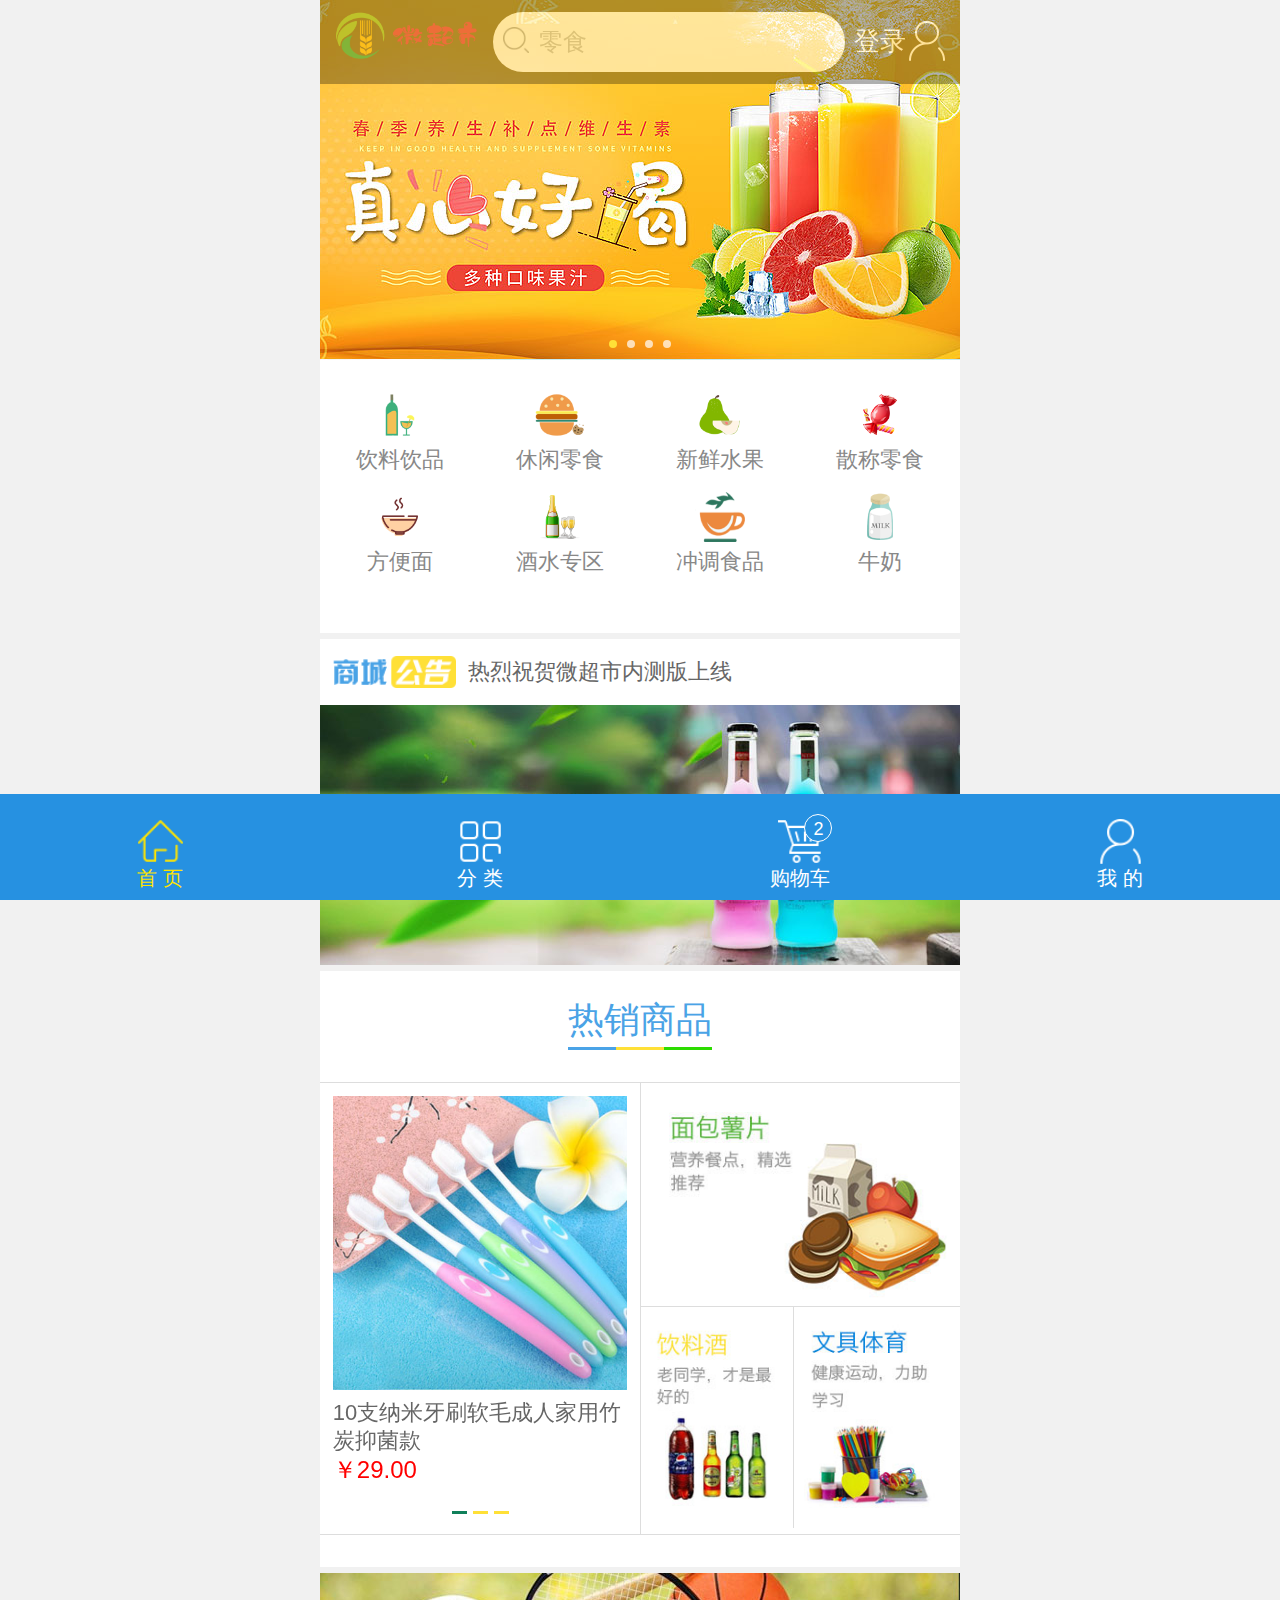
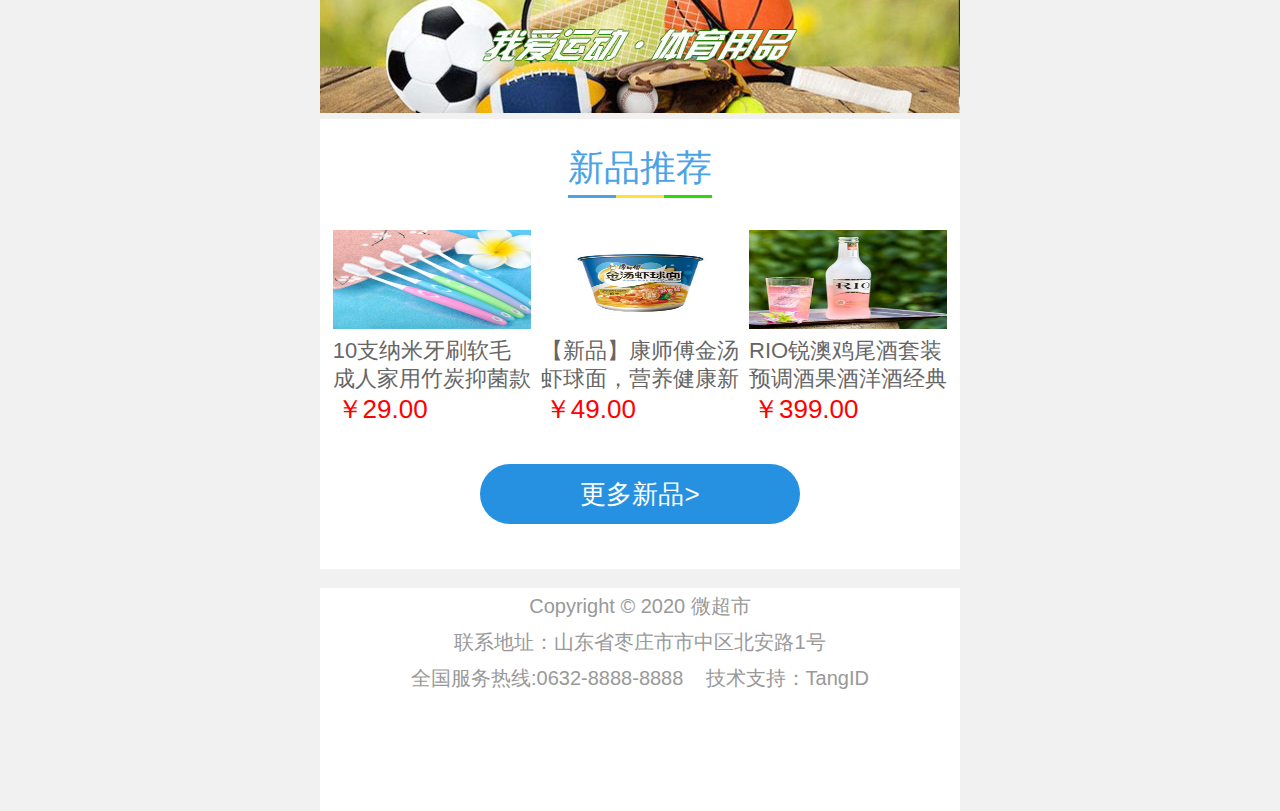
<file: index.html>
<!DOCTYPE html>
<html>

<head>
	<meta charset="utf-8">
	<meta content="商城" http-equiv="keywords">
	<meta name="description" content="商城,购物">
	<meta name="format-detection" content="telephone=no"><!-- 禁止IPHONE识别手机号码 -->
	<meta name="viewport" content="width=device-width,user-scalable=no, initial-scale=1">
	<title>微超市</title>
	<!-- css -->
	<link rel="stylesheet" type="text/css" href="css/index.css">
	<link rel="stylesheet" type="text/css" href="css/swiper.min.css">
	<!-- public_css -->
	<link rel="stylesheet" type="text/css" href="css/public/public_lib.css">
	<!-- js -->
	<script type="text/javascript" src="js/jquery-1.11.0.min.js"></script>
	<script type="text/javascript" src="js/swiper.min.js"></script>
</head>

<body>
	<!--头部-->
	<header class="module-layer">
		<div class="module-layer-content">
			<p class="layer-logo"><img src="images/logo.png"></p>
			<h1 class="layer-head-name">
				<div class="pr search-box">
					<img class="shop-search" src="images/icon_search.png">
					<input id="shop-input" type="text" placeholder="零食" value="">
				</div>
			</h1>
			<p class="layer-login"><a href="login.html">登录</a></p>
		</div>
	</header>
	<!-- 主体 -->
	<div class="module-content">
		<!--banner图-->
		<div class="swiper-container banner swiper-container-horizontal">
			<ul class="swiper-wrapper" style="transform: translate3d(-674px, 0px, 0px); transition-duration: 0ms;">
				<li class="swiper-slide swiper-slide-prev" data-swiper-slide-index="0" style="width: 337px;">
					<img src="images/banner.jpg">
				</li>
				<li class="swiper-slide swiper-slide-active" data-swiper-slide-index="1" style="width: 337px;">
					<img src="images/banner02.jpg">
				</li>
				<li class="swiper-slide swiper-slide-next" data-swiper-slide-index="2" style="width: 337px;">
					<img src="images/banner03.jpg">
				</li>
				<li class="swiper-slide" data-swiper-slide-index="3" style="width: 337px;">
					<img src="images/banner01.jpg">
				</li>
			</ul>
			<div class="swiper-pagination sp01 swiper-pagination-clickable swiper-pagination-bullets">
				<span class="swiper-pagination-bullet"></span>
				<span class="swiper-pagination-bullet swiper-pagination-bullet-active"></span>
				<span class="swiper-pagination-bullet"></span>
				<span class="swiper-pagination-bullet"></span>
			</div>
			<script>
				var swiper = new Swiper('.banner', {
					pagination: '.sp01',//小圆点计数器
					paginationClickable: true,//点击计数器切换
					autoplay: "3000",
					loop: "ture",
					speed: 800,
					autoplayDisableOnInteraction: false,
				});
			</script>
		</div>

		<!-- 图标导航icon -->
		<div class="nav_iconbox">
			<ul style="width: 100%;">
				<li>
					<a href="#">
						<img src="images/nav_icon01.png">
						<span>饮料饮品</span>
					</a>
				</li>
				<li>
					<a href="#">
						<img src="images/nav_icon02.png">
						<span>休闲零食</span>
					</a>
				</li>
				<li>
					<a href="#">
						<img src="images/nav_icon03.png">
						<span>新鲜水果</span>
					</a>
				</li>
				<li>
					<a href="#">
						<img src="images/nav_icon04.png">
						<span>散称零食</span>
					</a>
				</li>
				<li>
					<a href="#">
						<img src="images/nav_icon05.png">
						<span>方便面</span>
					</a>
				</li>
				<li>
					<a href="#">
						<img src="images/nav_icon06.png">
						<span>酒水专区</span>
					</a>
				</li>
				<li>
					<a href="#">
						<img src="images/nav_icon07.png">
						<span>冲调食品</span>
					</a>
				</li>
				<li>
					<a href="#">
						<img src="images/nav_icon08.png">
						<span>牛奶</span>
					</a>
				</li>
			</ul>
		</div>

		<!-- 商城公告和商家入驻口 -->
		<div class="news_sj_dxs_box bgwh mb6">
			<div class="scrollnews">
				<span><a href="#"><img src="images/news_tit.png"></a></span>
				<ul style="margin-top: 0px;">
					<li><a href="#">热烈祝贺微超市内测版上线</a></li>
					<li><a href="#">组长在课设完工大会上发表演讲！</a></li>
					<li><a href="#">热烈祝贺本小组h5课程设计完工</a></li>
				</ul>
				<script type="text/javascript">
					$(document).ready(function () {
						//滚动文字
						function runtxt() {
							$(".scrollnews ul").animate({ marginTop: "-.4rem" }, 1000,
								function () {
									$(".scrollnews ul li:last").after($(".scrollnews ul li:first"))
									$(".scrollnews ul").css("margin-top", 0)
								}
							)
						}
						timer = setInterval(runtxt, 4000)
					})
				</script>
			</div>
			<div class="sj_dxs_box">
				<h2>
					<a href="#">
						<img src="images/bg_sj.jpg">
					</a>
				</h2>
			</div>
		</div>

		<!-- 热销商品 -->
		<div class="yh_select bgwh mb6">
			<div class="index_title rel">
				<h1>
					<a>热销商品</a>
				</h1>
			</div>
			<div class="yh_goodsbox fix">
				<div class="l">
					<div class="swiper-container yh_wrapper swiper-container-horizontal">
						<ul class="swiper-wrapper"
							style="transform: translate3d(-588px, 0px, 0px); transition-duration: 0ms;">
							<li class="swiper-slide swiper-slide-duplicate-active" data-swiper-slide-index="0"
								style="width: 147px;">
								<a href="#">
									<img src="images/pic01.jpg">
									<p>10支纳米牙刷软毛成人家用竹炭抑菌款</p>
									<span>￥29.00</span>
								</a>
							</li>
							<li class="swiper-slide" data-swiper-slide-index="1" style="width: 147px;">
								<a href="#">
									<img src="images/pic03.jpg">
									<p>【新品】康师傅金汤虾球面，营养健康新体验</p>
									<span>￥5.00</span>
								</a>
							</li>
							<li class="swiper-slide swiper-slide-prev swiper-slide-duplicate-next"
								data-swiper-slide-index="2" style="width: 147px;">
								<a href="#">
									<img src="images/pic08.jpg">
									<p>RIO锐澳鸡尾酒套装预调酒果酒洋酒经典275ml*24瓶</p>
									<span>￥199.00</span>
								</a>
							</li>
						</ul>
						<div class="swiper-pagination sp02 swiper-pagination-clickable swiper-pagination-bullets">
							<span class="swiper-pagination-bullet swiper-pagination-bullet-active"></span>
							<span class="swiper-pagination-bullet"></span>
							<span class="swiper-pagination-bullet"></span>
						</div>
						<script>
							var swiper = new Swiper('.yh_wrapper', {
								pagination: '.sp02',
								paginationClickable: true,//点击分页器的指示点分页器会控制切换
								autoplay: "3000",
								loop: "ture",//循环
								speed: 500,
								autoplayDisableOnInteraction: false//用户操作后不会停止
							});
						</script>
					</div>
				</div>

				<div class="two r">
					<h2>
						<a href="#"><img src="images/index_ad_pic(2).jpg"></a>
					</h2>
					<h3>
						<a href="#"><img src="images/index_ad_pic(3).jpg"></a>
					</h3>
					<h4>
						<a href="#"><img src="images/index_ad_pic(6).jpg"></a>
					</h4>
				</div>
			</div>
		</div>

		<!-- 广告条 -->
		<div class="ad_picbox swiper-container-horizontal swiper-container-fade">
			<ul class="swiper-wrapper" style="transition-duration: 700ms;">
				<li class="swiper-slide swiper-slide-duplicate swiper-slide-duplicate-next" data-swiper-slide-index="2"
					style="width: 320px; transform: translate3d(0px, 0px, 0px); opacity: 1; transition-duration: 700ms;">
					<a href="#"><img src="images/ad_pic03.jpg"></a>
				</li>
				<li class="swiper-slide swiper-slide-prev" data-swiper-slide-index="0"
					style="width: 320px; transform: translate3d(-320px, 0px, 0px); opacity: 1; transition-duration: 700ms;">
					<a href="#"><img src="images/ad_pic01.jpg"></a>
				</li>
				<li class="swiper-slide swiper-slide-active" data-swiper-slide-index="1"
					style="width: 320px; transform: translate3d(-640px, 0px, 0px); opacity: 1; transition-duration: 700ms;">
					<a href="#"><img src="images/ad_pic02.jpg"></a>
				</li>
			</ul>
			<script>
				var swiper = new Swiper('.ad_picbox', {
					autoplay: "4000",
					effect: "fade",//渐变效果
					loop: "ture",
					speed: 700,
					autoplayDisableOnInteraction: false,
				});
			</script>
		</div>

		<!-- 新品推荐 -->
		<div class="new_goods bgwh mb6">
			<div class="index_title rel">
				<h1>
					<a>新品推荐</a>
				</h1>
			</div>
			<div class="nine_goods_pic">
				<ul>
					<li>
						<a href="#">
							<img src="images/pic01.jpg" style="height: 99px;">
							<p>10支纳米牙刷软毛成人家用竹炭抑菌款</p>
							<span>￥29.00</span>
						</a>
					</li>
					<li>
						<a href="#">
							<img src="images/pic03.jpg" style="height: 99px;">
							<p>【新品】康师傅金汤虾球面，营养健康新体验</p>
							<span>￥49.00</span>
						</a>
					</li>
					<li>
						<a href="#">
							<img src="images/pic08.jpg" style="height: 99px;">
							<p>RIO锐澳鸡尾酒套装预调酒果酒洋酒经典275ml*24瓶</p>
							<span>￥399.00</span>
						</a>
					</li>
				</ul>
				<div class="btn_link">
					<a href="#">更多新品&gt;</a>
				</div>
			</div>
		</div>

		<!-- 返回顶部 -->
		<div class="go_top">
			<a class="btn_top"></a>
		</div>
		<script type="text/javascript">
			$(function () {
				window.onscroll = function () {
					var autoheight = document.body.scrollTop || document.documentElement.scrollTop;
					if (autoheight > 100) {
						$(".go_top").fadeIn()
					} else {
						$(".go_top").fadeOut()
					}
				}
				$(".btn_top").mousedown(
					function () {
						$("html, body").animate({ "scroll-top": 0 }, "fast");
					}
				)
			})
		</script>

		<!-- 底部 -->
		<div class="footer_box">
			<div class="footer">
				<div class="txt">
					<p>Copyright © 2020 微超市</p>
					<p>联系地址：山东省枣庄市市中区北安路1号</p>
					<p>全国服务热线:0632-8888-8888 &nbsp;&nbsp;&nbsp;技术支持：<a href="https://www.runoob.com/" target="blank"
							style="color: #999;">TangID</a>
					</p>
				</div>
			</div>
		</div>

		<!-- 底部导航 -->
		<div class="foot_menu">
			<ul>
				<li class="cur">
					<a href="index.html">
						<i><img src="images/menu_icon01_r.png"></i>
						<span>首 页</span>
					</a>
				</li>
				<li>
					<a href="catalog.html">
						<i><img src="images/menu_icon02.png"></i>
						<span>分 类</span>
					</a>
				</li>
				<li class="gwc">
					<a href="flow.html">
						<i><img src="images/menu_icon03.png"></i>
						<span>购物车</span>
						<em>2</em>
					</a>
				</li>
				<li>
					<a href="user.html">
						<i><img src="images/menu_icon04.png"></i>
						<span>我 的</span>
					</a>
				</li>
			</ul>
		</div>

	</div>
</body>

</html>
</file>
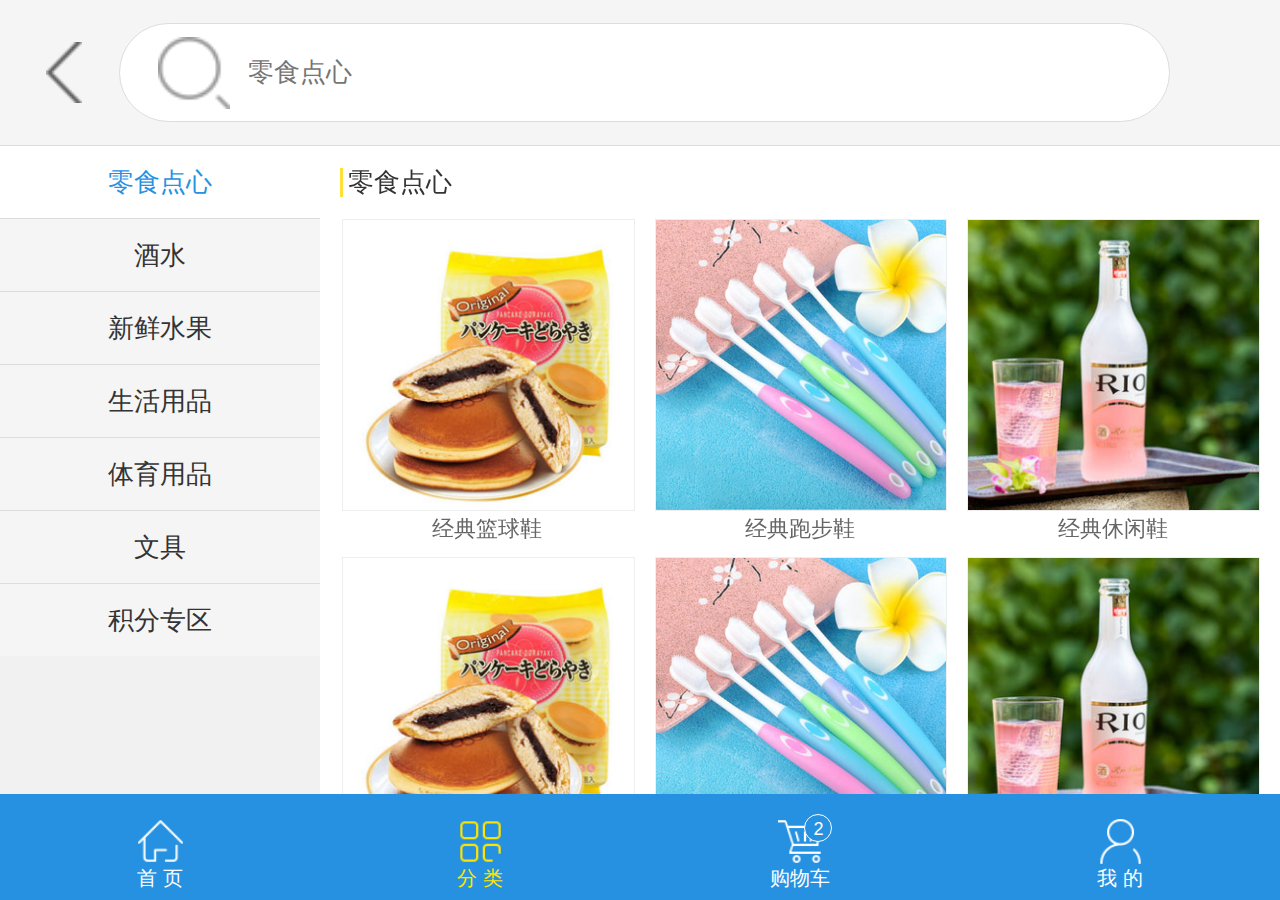
<file: catalog.html>
<!DOCTYPE html>

<head>
    <meta charset="utf-8">
    <meta content="商城" http-equiv="keywords">
    <meta name="description" content="商城,购物">
    <meta name="format-detection" content="telephone=no"><!-- 禁止IPHONE识别手机号码 -->
    <meta name="viewport" content="width=device-width,user-scalable=no, initial-scale=1">
    <title>微超市</title>
    <!-- css -->
    <link rel="stylesheet" type="text/css" href="css/index.css">
    <link rel="stylesheet" type="text/css" href="css/swiper.min.css">

    <!-- public_css -->
    <link rel="stylesheet" type="text/css" href="css/public/public_lib.css">

    <!-- zy_public_css -->
    <link rel="stylesheet" type="text/css" href="css/zy_public.css">
    <!-- 分类、品牌、店铺css -->
    <link rel="stylesheet" type="text/css" href="css/catalog.css">

    <!-- js -->
    <script type="text/javascript" src="js/jquery-1.11.0.min.js"></script>
    <script type="text/javascript" src="js/swiper.min.js"></script>
    <script type="text/javascript" src="js/jquery.lazyload.min.js"></script><!-- 懒加载js -->

</head>

<body>
    <header class="zy_search_top_box">
        <div class="zy_search_top fix">
            <div class="one" href="javascript:" onclick="history.back();"><img src="images/back_jt.png"></div>
            <div class="box">
                <span><img src="images/icon_search.png"></span>
                <input type="text" placeholder="零食点心" value="">
            </div>
            
        </div>
    </header>

    <!-- 内容框 -->
    <div class="zy_module-content">
        <!-- 左边分类栏目 ps：l_left .l_right最好不要用div包裹起不然会有些小问题 -->
        <div class="l_left" id="con_left" style="top: 45px;">
            <!--标题-->
            <ul class="job_sub" id="scroller1"
                style="transition-timing-function: cubic-bezier(0.1, 0.57, 0.1, 1); transition-duration: 0ms; transform: translate(0px) translateZ(0px);">
                <li class="off" data-cataid="1"><a href="javascript:void(0)">零食点心</a></li>
                <li data-cataid="2" class=""><a href="javascript:void(0)">酒水</a></li>
                <li data-cataid="3" class=""><a href="javascript:void(0)">新鲜水果</a></li>
                <li data-cataid="4" class=""><a href="javascript:void(0)">生活用品</a></li>
                <li data-cataid="5" class=""><a href="javascript:void(0)">体育用品</a></li>
                <li data-cataid="6" class=""><a href="javascript:void(0)">文具</a></li>
                <li data-cataid="7" class=""><a href="javascript:void(0)">积分专区</a></li>
            </ul>
        </div>
        <!-- 设置 .l-left .l_right 的top值-->
        <script type="text/javascript">
            $(function () {
                var h = $(".zy_search_top_box").height();
                $("#con_left,#con_right").css("top", h);
            })
        </script>
        <!-- content 右边产品图-->
        <div class="l_right" id="con_right" style="top: 45px;">
            <div class="rightBox" id="scroller"
                style="transition-timing-function: cubic-bezier(0.1, 0.57, 0.1, 1); transition-duration: 0ms; transform: translate(0px) translateZ(0px);">
                <!-- 二级  -->
                <div class="fr_ite fr_ite_1" data-cataid="1">
                    <!-- 二级数据显示 -->
                    <div class="sub_ites">
                        <span>零食点心</span>
                    </div>
                    <!-- 三级显示 -->
                    <ul>
                        <li>
                            <a href="#">
                                <img class="img_lazy" data-original="images/pic02.jpg" src="images/pic02.jpg"
                                    style="display: inline;"><br>
                                <span>经典篮球鞋</span>
                            </a>
                        </li>
                        <li>
                            <a href="#">
                                <img class="img_lazy" data-original="images/pic01.jpg" src="images/pic01.jpg"
                                    style="display: inline;"><br>
                                <span>经典跑步鞋</span>
                            </a>
                        </li>
                        <li>
                            <a href="#">
                                <img class="img_lazy" data-original="images/pic08.jpg" src="images/pic08.jpg"
                                    style="display: inline;"><br>
                                <span>经典休闲鞋</span>
                            </a>
                        </li>
                    </ul>
                    <ul>
                        <li>
                            <a href="#">
                                <img class="img_lazy" data-original="images/pic02.jpg" src="images/pic02.jpg"
                                    style="display: inline;"><br>
                                <span>经典篮球鞋</span>
                            </a>
                        </li>
                        <li>
                            <a href="#">
                                <img class="img_lazy" data-original="images/pic01.jpg" src="images/pic01.jpg"
                                    style="display: inline;"><br>
                                <span>经典跑步鞋</span>
                            </a>
                        </li>
                        <li>
                            <a href="#">
                                <img class="img_lazy" data-original="images/pic08.jpg" src="images/pic08.jpg"
                                    style="display: inline;"><br>
                                <span>经典休闲鞋</span>
                            </a>
                        </li>
                    </ul>

                </div>

                <div class="fr_ite fr_ite_2 disp" data-cataid="2">
                    <!-- 二级数据显示 -->
                    <div class="sub_ites">
                        <span>酒水</span>
                    </div>
                    <!-- 三级显示 -->
                    <ul>
                        <li>
                            <a href="#">
                                <img class="img_lazy" data-original="images/pic02.jpg" src="images/pic02.jpg"
                                    style="display: inline;"><br>
                                <span>啤酒</span>
                            </a>
                        </li>
                        <li>
                            <a href="#">
                                <img class="img_lazy" data-original="images/pic01.jpg" src="images/pic01.jpg"
                                    style="display: inline;"><br>
                                <span>白酒</span>
                            </a>
                        </li>
                        <li>
                            <a href="#">
                                <img class="img_lazy" data-original="images/pic08.jpg" src="images/pic08.jpg"
                                    style="display: inline;"><br>
                                <span>红酒</span>
                            </a>
                        </li>
                    </ul>
                </div>

                <div class="fr_ite fr_ite_3 disp" data-cataid="3">
                    <!-- 二级数据显示 -->
                    <div class="sub_ites">
                        <span>新鲜水果</span>
                    </div>
                    <!-- 三级显示 -->
                    <ul>
                        <li>
                            <a href="#">
                                <img class="img_lazy" data-original="images/pic02.jpg" src="images/pic02.jpg"><br>
                                <span>经典篮球鞋</span>
                            </a>
                        </li>
                        <li>
                            <a href="#">
                                <img class="img_lazy" data-original="images/pic01.jpg" src="images/pic01.jpg"><br>
                                <span>经典跑步鞋</span>
                            </a>
                        </li>
                        <li>
                            <a href="#">
                                <img class="img_lazy" data-original="images/pic08.jpg" src="images/pic08.jpg"><br>
                                <span>经典休闲鞋</span>
                            </a>
                        </li>
                    </ul>
                </div>

                <div class="fr_ite fr_ite_10 disp" data-cataid="10">
                    <!-- 二级数据显示 -->
                    <div class="sub_ites">
                        <span>标题</span>
                    </div>
                    <!-- 三级显示 -->
                    <ul>
                        <li>
                            <a href="#">
                                <img class="img_lazy" data-original="images/pic02.jpg" src="images/pic02.jpg"><br>
                                <span>经典篮球鞋</span>
                            </a>
                        </li>
                        <li>
                            <a href="#">
                                <img class="img_lazy" data-original="images/pic01.jpg" src="images/pic01.jpg"><br>
                                <span>经典跑步鞋</span>
                            </a>
                        </li>
                        <li>
                            <a href="#">
                                <img class="img_lazy" data-original="images/pic08.jpg" src="images/pic08.jpg"><br>
                                <span>经典休闲鞋</span>
                            </a>
                        </li>
                    </ul>
                </div>
                <!-- 二级end -->


            </div>
            <!-- rightBox -->
        </div>
        <!-- content end -->


        <!-- 底部导航 -->
        <div class="foot_menu">
            <ul>
                <li>
                    <a href="index.html">
                        <i><img src="images/menu_icon01.png"></i>
                        <span>首 页</span>
                    </a>
                </li>
                <li class="cur">
                    <a href="catalog.html">
                        <i><img src="images/menu_icon02_r.png"></i>
                        <span>分 类</span>
                    </a>
                </li>
                <li class="gwc">
                    <a href="flow.html">
                        <i><img src="images/menu_icon03.png"></i>
                        <span>购物车</span>
                        <em>2</em>
                    </a>
                </li>
                <li>
                    <a href="user.html">
                        <i><img src="images/menu_icon04.png"></i>
                        <span>我 的</span>
                    </a>
                </li>
            </ul>
        </div>
    </div>

    <!-- 搜索框 -->
    <div class="search_bomb_box zy_search_bomb_box">
        <div class="search_top fix">
            <a><img src="images/back_jt.png"></a>
            <form>
                <div>
                    <span><img src="images/icon_search.png"></span>
                    <input type="text" name="" placeholder="精品零食">
                </div>
                <button type="submit">搜索</button>
            </form>
        </div>
        <div class="search_txt">
            <h2>热门搜索</h2>
            <ul>
                <li><a href="#">雪花啤酒</a></li>
                <li><a href="#">考试装用笔</a></li>
                <li><a href="#">洗发水</a></li>
                <li><a href="#">面包</a></li>
                <li><a href="#">葡萄干</a></li>
                <li><a href="#">饮料</a></li>
                <li><a href="#">茶叶</a></li>
            </ul>
        </div>
    </div>
    <script type="text/javascript">
        $(function () {
            $(".zy_search_top .box").mousedown(
                function () {
                    $(".search_bomb_box").show()
                    $(".zy_search_top_box").hide()
                    $(".zy_module-content").hide()
                }
            )
            $(".search_bomb_box .search_top>a").mousedown(
                function () {
                    $(".search_bomb_box").hide()
                    $(".zy_search_top_box").show()
                    $(".zy_module-content").show()
                }
            )
        })
    </script>

    <!-- 分类滑动 js 为了不影响其他js的正常，这几个放在最低下-->
    <script type="text/javascript" src="js/iscroll.js"></script>
    <script type="text/javascript">
        var myScroll, myScrollri;
        var $ulLeft; var cataId = 0;

        function pullUpAction() {
            setTimeout(function () {
                myScrollri.refresh();
            }, 500);
        }

        function init_left_li() {
            var total_hei = $ulLeft.height();//总高度
            var li_height = $ulLeft.find("li").height();//单个li高度
            var li_num = $ulLeft.find("li").length;//个数
            console.log($ulLeft.find(".off").offset().top);
        }
        /**
         * 初始化iScroll控件
         */
        function loaded() {
            $ulLeft = $("#con_left");
            myScroll = new IScroll("#con_left", {
                mouseWheel: true,
                click: true,
                preventDefault: false,
                preventDefaultException: { tagName: /^(INPUT|TEXTAREA|BUTTON|SELECT|A)$/ }
            })
            myScrollri = new IScroll("#con_right", {
                mouseWheel: true, click: true
            })
            myScrollri.on("scrollStart", function () {
                pullUpAction();
            });
            myScrollri.on("scroll", function () {
                pullUpAction();
            });
            myScrollri.on("scrollEnd", function () {
                $('.fr_ite_' + cataId).find("img").lazyload({
                    threshold: 200
                }).on('load', function () {
                    pullUpAction();
                });
            });
            $('.job_sub li').eq(0).click();
        }
        //初始化绑定iScroll控件 
        document.addEventListener('touchmove', function (e) { e.preventDefault(); }, false);
        document.addEventListener('DOMContentLoaded', loaded, false);

        /* 切换内容*/
        $(function () {
            $('.job_sub li').click(function () {
                $(this).addClass('off').siblings().removeClass('off');
                var str = "#con_left li:nth-child(" + ($(this).index() + 1) + ")";
                setTimeout(function () {
                    myScroll.scrollToElement(document.querySelector(str));
                }, 300);
                cataId = $(this).attr("data-cataId");
                $('.fr_ite_' + $(this).attr("data-cataId")).removeClass('disp').siblings().addClass('disp');
                /* $('.fr_ite_'+$(this).attr("data-cataId")).find("img").lazyload({effect: "fadeIn"}); */
                pullUpAction();
                myScrollri.scrollTo(0, 0, 100, IScroll.utils.ease.elastic);
                /* myScrollri = new IScroll("#con_right",{
                    mouseWheel: true, click: true
                }) */
            });
            $(".fr_ite ul").each(function () {
                if ($(this).find("li").length == 1) {
                    $(this).addClass("left_num1");
                } else if ($(this).find("li").length == 2) {
                    $(this).addClass("left_num2");
                }
            })
            $(".img_lazy").lazyload({ effect: "fadeIn" });
        });
    </script>


</body>

</html>
</file>
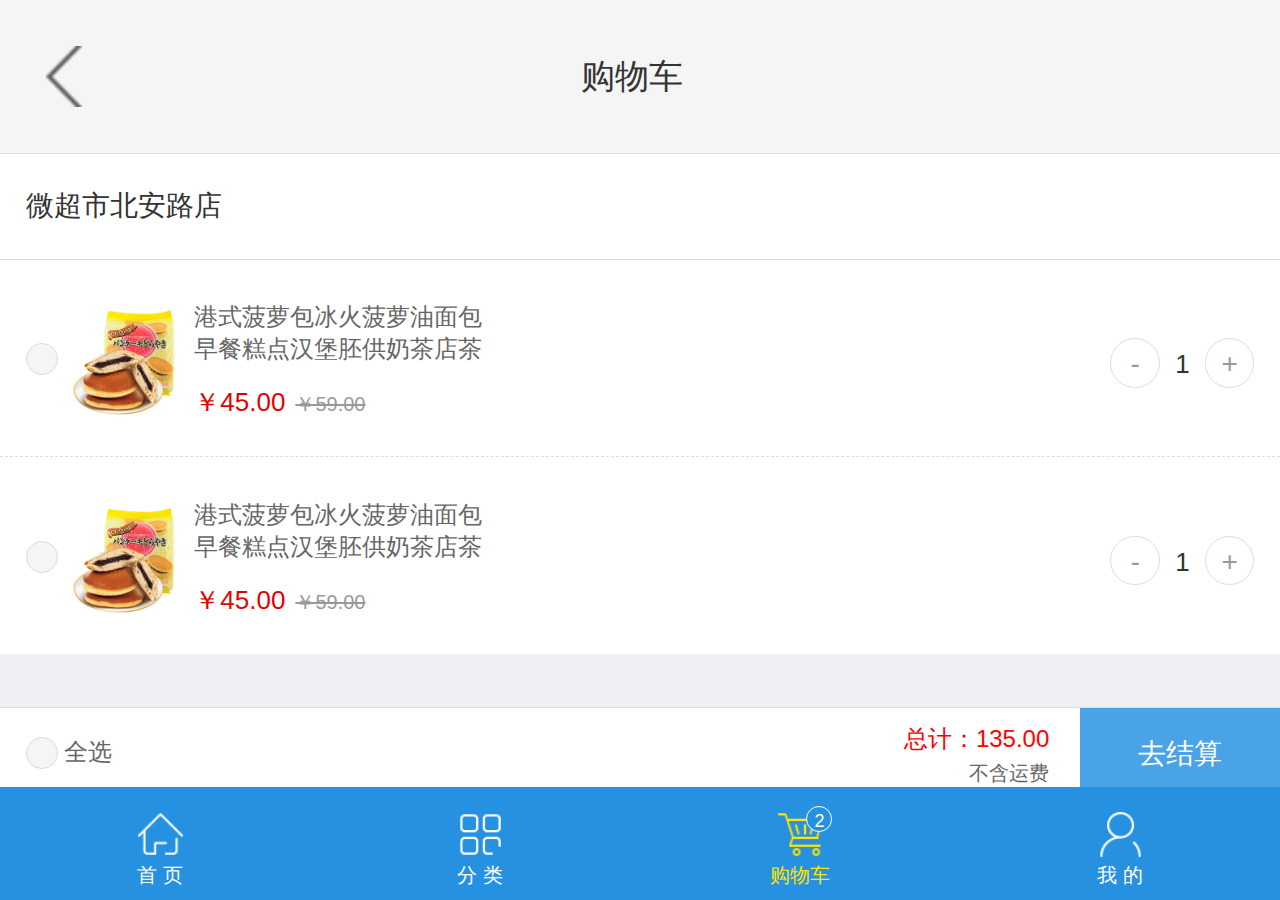
<file: flow.html>
<!DOCTYPE html>
<head>
    <meta charset="utf-8">
    <meta content="商城" http-equiv="keywords">
    <meta name="description" content="商城,购物">
    <meta name="format-detection" content="telephone=no"><!-- 禁止IPHONE识别手机号码 -->
    <meta name="viewport" content="width=device-width,user-scalable=no, initial-scale=1">
    <title>微超市</title>
    <!-- css -->
    <link rel="stylesheet" type="text/css" href="css/index.css">
    <link rel="stylesheet" type="text/css" href="css/swiper.min.css">
    
    <!-- public_css -->
    <link rel="stylesheet" type="text/css" href="css/public/public_lib.css">
    
    <!-- zy_public_css -->
    <link rel="stylesheet" type="text/css" href="css/zy_public.css">
    <!-- zymain css -->
    <link rel="stylesheet" type="text/css" href="css/zy_main.css">
    <!-- 滑动删除css -->
    <link rel="stylesheet" href="css/mui.min.css">
    
    <!-- js -->
    <script type="text/javascript" src="js/jquery-1.11.0.min.js"></script>
    <script type="text/javascript" src="js/swiper.min.js"></script>
    
    <!-- js——public -->
    <script type="text/javascript" src="js/public.js"></script>
    
    </head>
    <body>
    <header class="zy_search_top_box">
        <div class="zy_title_top fix">
            <div class="one" href="javascript:" onclick="history.back();"><img src="images/back_jt.png"></div>
            <h1>购物车</h1>
        </div>
    </header>	
    
    <!-- 内容框 -->
    <div class="zy_module-content">
        <div class="zy_flow_box">
            <form>
                <div class="mui-content flow_goods">
                    <ul class="mui-table-view">
                        <h2>微超市北安路店</h2>
                        <li class="mui-table-view-cell">
                            <div class="mui-slider-right mui-disabled">
                                <a class="mui-btn mui-btn-red">删除</a>
                            </div>
                            <div class="mui-slider-handle">
                                <div class="xuanz_box">
                                    <input type="checkbox" name="sp">
                                    <label></label>
                                </div>
                                <div class="goods">
                                    <i><img src="images/pic02.jpg"></i>
                                    <dl>
                                        <dt><a href="#">港式菠萝包冰火菠萝油面包早餐糕点汉堡胚供奶茶店茶餐厅100克/个</a></dt>
                                        <dd><em>￥45.00</em><b>￥59.00</b></dd>
                                    </dl>
                                </div>
                                <div class="num">
                                    <i>-</i><input type="text" name="" value="1"><i>+</i>
                                </div>
                            </div>
                        </li>
                        <li class="mui-table-view-cell">
                            <div class="mui-slider-right mui-disabled">
                                <a class="mui-btn mui-btn-red">删除</a>
                            </div>
                            <div class="mui-slider-handle">
                                <div class="xuanz_box">
                                    <input type="checkbox" name="sp">
                                    <label></label>
                                </div>
                                <div class="goods">
                                    <i><img src="images/pic02.jpg"></i>
                                    <dl>
                                        <dt><a href="#">港式菠萝包冰火菠萝油面包早餐糕点汉堡胚供奶茶店茶餐厅100克/个</a></dt>
                                        <dd><em>￥45.00</em><b>￥59.00</b></dd>
                                    </dl>
                                </div>
                                <div class="num">
                                    <i>-</i><input type="text" name="" value="1"><i>+</i>
                                </div>
                            </div>
                        </li>
                        
                    </ul> 
    
                </div>
                <script src="js/mui.min.js"></script>
                <script>
                    mui.init();
                    (function($) {
                        $('.mui-table-view').on('tap', '.mui-btn', function(event) {
                            var elem = this;
                            var li = elem.parentNode.parentNode;
                            li.parentNode.removeChild(li);						
                        });					
                    })(mui);
                    // .goods里面的a标签的默认链接事件被引用的js阻止了用这个来代替链接
                    $(function(){
                        $(".mui-table-view-cell .goods dl").mousedown(function(){
                           window.location.href="#";
                        });				
                    })
                </script>
    
                <div class="flow_foot dis_flex">
                    <label "=""><span><input type="checkbox"><i></i></span>全选</label>
                    <h2 class="dis_flex">
                        <p>
                            <span>总计：<b>135.00</b></span>
                            <em>不含运费</em>
                        </p>
                        <input type="button" value="去结算" onclick="top.location.href='user.html'">
                    </h2>
                </div>
                
            </form>
            
        </div>
        <div class="foot_menu">
            <ul>
                <li>
                    <a href="index.html">
                        <i><img src="images/menu_icon01.png"></i>
                        <span>首 页</span>
                    </a>
                </li>
                <li>
                    <a href="catalog.html">
                        <i><img src="images/menu_icon02.png"></i>
                        <span>分 类</span>
                    </a>
                </li>
                <li class="cur gwc">
                    <a href="flow.html">
                        <i><img src="images/menu_icon03_r.png"></i>
                        <span>购物车</span>
                        <em>2</em>
                    </a>
                </li>
                <li>
                    <a href="user.html">
                        <i><img src="images/menu_icon04.png"></i>
                        <span>我 的</span>
                    </a>
                </li>
            </ul>
        </div>
        
        <!-- 底部 -->
        


        <!-- 返回顶部 -->
        
    
        <!-- 底部导航 -->
        
    
    </div>
    
    
    
    <!----></body>
    </html>
</file>
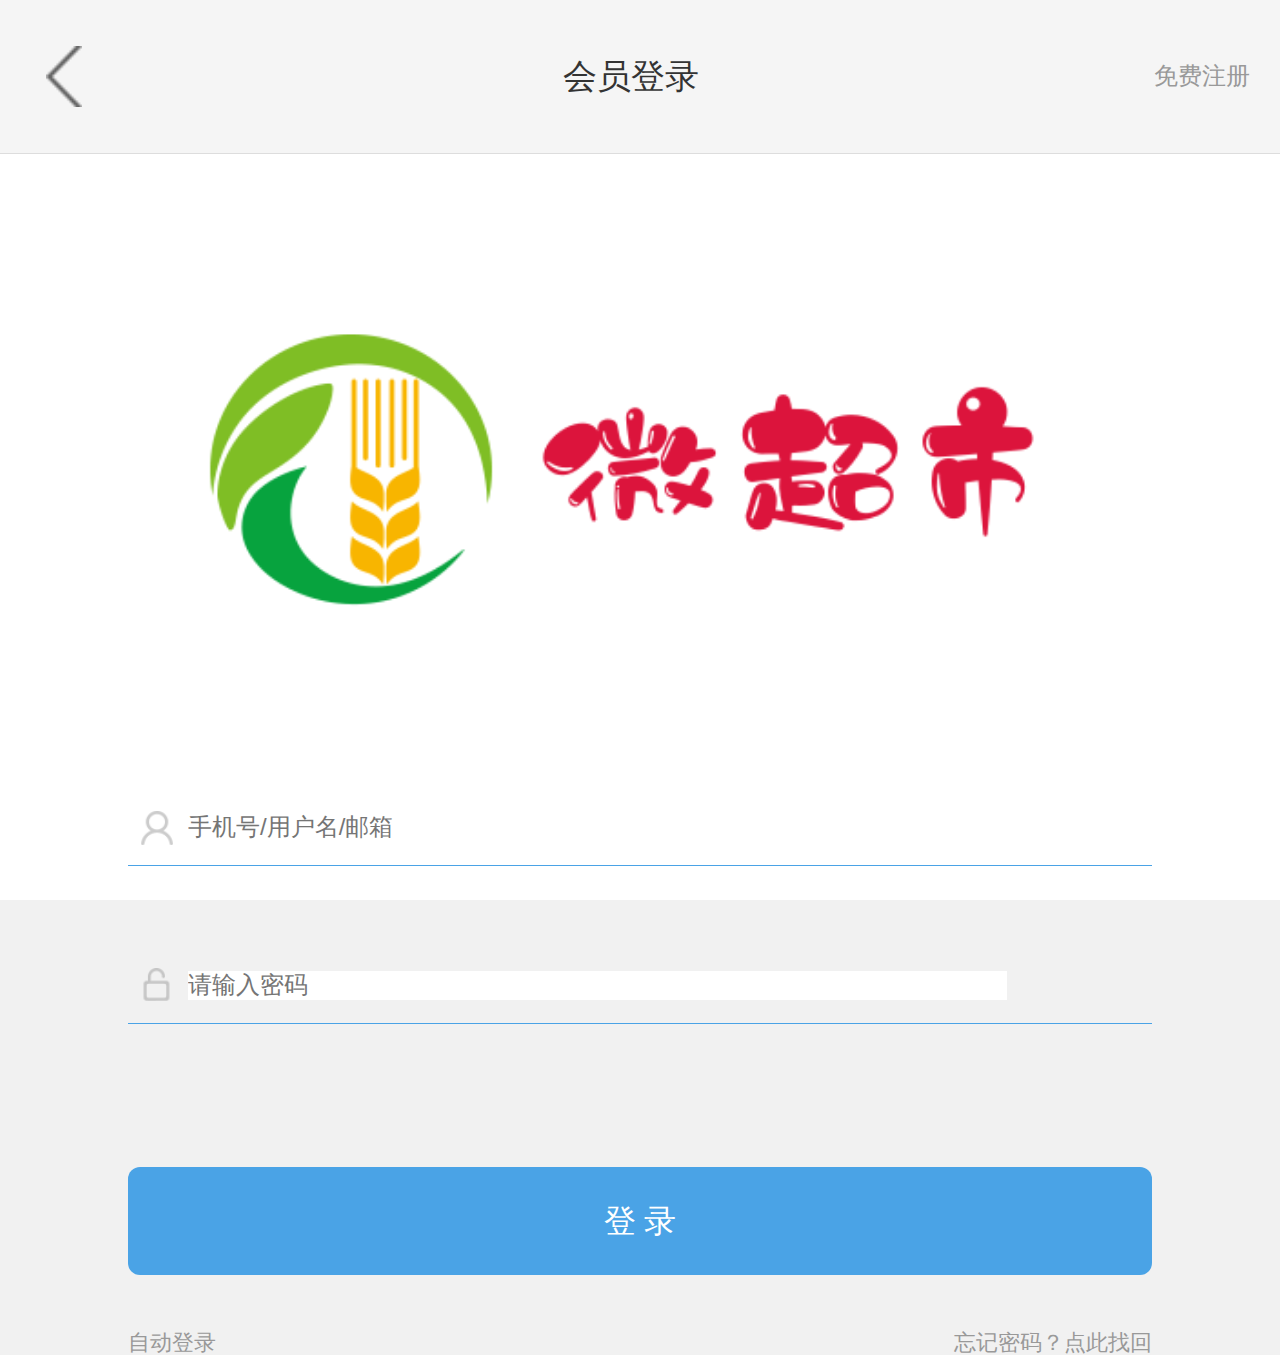
<file: login.html>
<!DOCTYPE html>
<head>
    <meta charset="utf-8">
    <meta content="商城" http-equiv="keywords">
    <meta name="description" content="商城,购物">
    <meta name="format-detection" content="telephone=no"><!-- 禁止IPHONE识别手机号码 -->
    <meta name="viewport" content="width=device-width,user-scalable=no, initial-scale=1">
    <title>微超市</title>
    <!-- css -->
    <link rel="stylesheet" type="text/css" href="css/index.css">
    <link rel="stylesheet" type="text/css" href="css/swiper.min.css">
    
    <!-- public_css -->
    <link rel="stylesheet" type="text/css" href="css/public/public_lib.css">
    
    <!-- zy_public_css -->
    <link rel="stylesheet" type="text/css" href="css/zy_public.css">
    <!-- 分类、品牌、店铺css -->
    <link rel="stylesheet" type="text/css" href="css/news_login_apply.css">
    
    <!-- js -->
    <script type="text/javascript" src="js/jquery-1.11.0.min.js"></script>
    <script type="text/javascript" src="js/swiper.min.js"></script>
    
    <!-- js——public -->
    <script type="text/javascript" src="js/public.js"></script>
    
    </head>
    <body>
    <div class="zy_login_box">
        <header class="zy_search_top_box">
            <div class="zy_title_top fix">
                <div class="one" href="javascript:" onclick="history.back();"><img src="images/back_jt.png"></div>
                <h1>会员登录</h1>
                <a href="register.html">免费注册</a>
            </div>
        </header>	
    
        <!-- 内容框 -->
        <div class="zy_module-content">
            <div class="login_box">
                <div class="logo"><img src="images/web/logo.png"></div>
                <form>
                    <div>
                        <label><a><img src="images/web/zy_icon_user.png"></a><input type="text" name="" placeholder="手机号/用户名/邮箱"></label>
                    </div>
                    <div>
                        <label><a><img src="images/web/zy_icon_mm.png"></a><input type="password" name="" placeholder="请输入密码"></label>
                    </div>
                    <button class="zy_login_btn">登 录</button>
                    <h2>
                        <label><input type="checkbox" name="">自动登录</label>
                        <a href="#">忘记密码？点此找回</a>
                    </h2>
                </form>
            </div>		
        </div>
    </div>
    
    
    <!----></body></html>
</file>
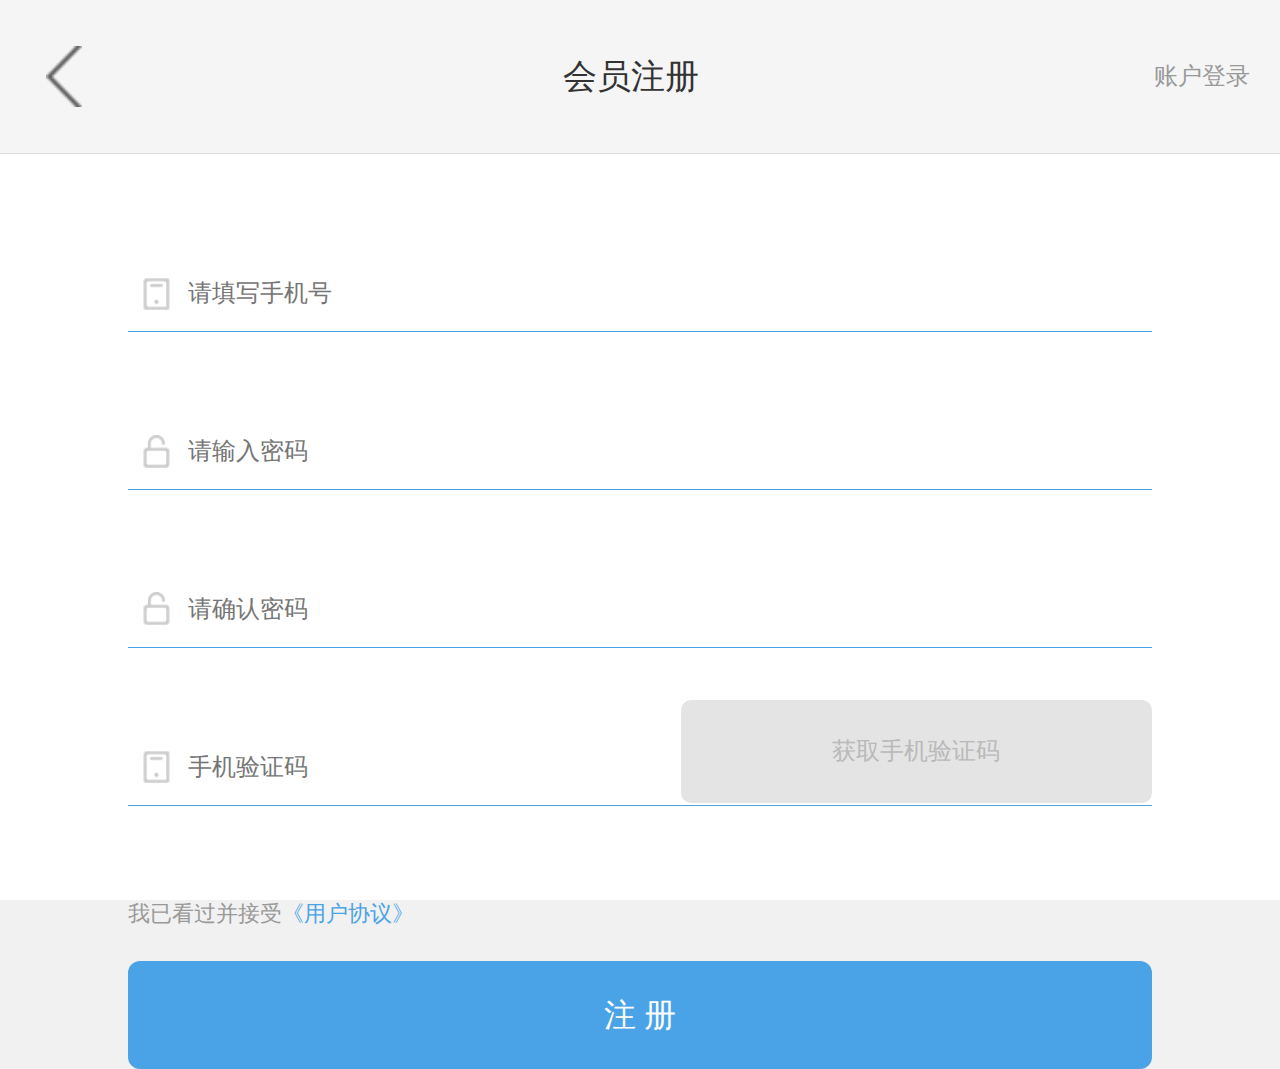
<file: register.html>
<!DOCTYPE html>

<head>
    <meta charset="utf-8">
    <meta content="商城" http-equiv="keywords">
    <meta name="description" content="商城,购物">
    <meta name="format-detection" content="telephone=no"><!-- 禁止IPHONE识别手机号码 -->
    <meta name="viewport" content="width=device-width,user-scalable=no, initial-scale=1">
    <title>微超市</title>
    <!-- css -->
    <link rel="stylesheet" type="text/css" href="css/index.css">
    <link rel="stylesheet" type="text/css" href="css/swiper.min.css">

    <!-- public_css -->
    <link rel="stylesheet" type="text/css" href="css/public/public_lib.css">

    <!-- zy_public_css -->
    <link rel="stylesheet" type="text/css" href="css/zy_public.css">
    <!-- 分类、品牌、店铺css -->
    <link rel="stylesheet" type="text/css" href="css/news_login_apply.css">

    <!-- js -->
    <script type="text/javascript" src="js/jquery-1.11.0.min.js"></script>
    <script type="text/javascript" src="js/swiper.min.js"></script>

    <!-- js——public -->
    <script type="text/javascript" src="js/public.js"></script>

</head>

<body>
    <div class="zy_login_box">
        <header class="zy_search_top_box">
            <div class="zy_title_top fix">
                <div class="one" href="javascript:" onclick="history.back();"><img src="images/back_jt.png"></div>
                <h1>会员注册</h1>
                <a href="login.html">账户登录</a>
            </div>
        </header>

        <!-- 内容框 -->
        <div class="zy_module-content">
            <div class="login_box zhuce_box">
                <div class="zhuce_con">
                    <div class="zhuce_tel" style="display: block;">
                        <form>
                            <div>
                                <label><a><img src="images/web/zy_icon_iphone.png"></a><input type="text" name=""
                                        placeholder="请填写手机号"></label>
                            </div>
                            <div>
                                <label><a><img src="images/web/zy_icon_mm.png"></a><input type="password" name=""
                                        placeholder="请输入密码"></label>
                            </div>
                            <div>
                                <label><a><img src="images/web/zy_icon_mm.png"></a><input type="password" name=""
                                        placeholder="请确认密码"></label>
                            </div>
                            <div class="yzm">
                                <label><a><img src="images/web/zy_icon_iphone.png"></a><input type="text" name=""
                                        placeholder="手机验证码"></label>
                                <!-- 
                             --><span>获取手机验证码</span>
                            </div>
                            <h2>
                                <label><input type="checkbox" name="">我已看过并接受<a href="#">《用户协议》</a></label>
                            </h2>
                            <button class="zy_login_btn">注 册</button>
                        </form>
                    </div>
                    
                </div>
            </div>

            
        </div>
    </div>


    <!---->
</body>

</html>
</file>
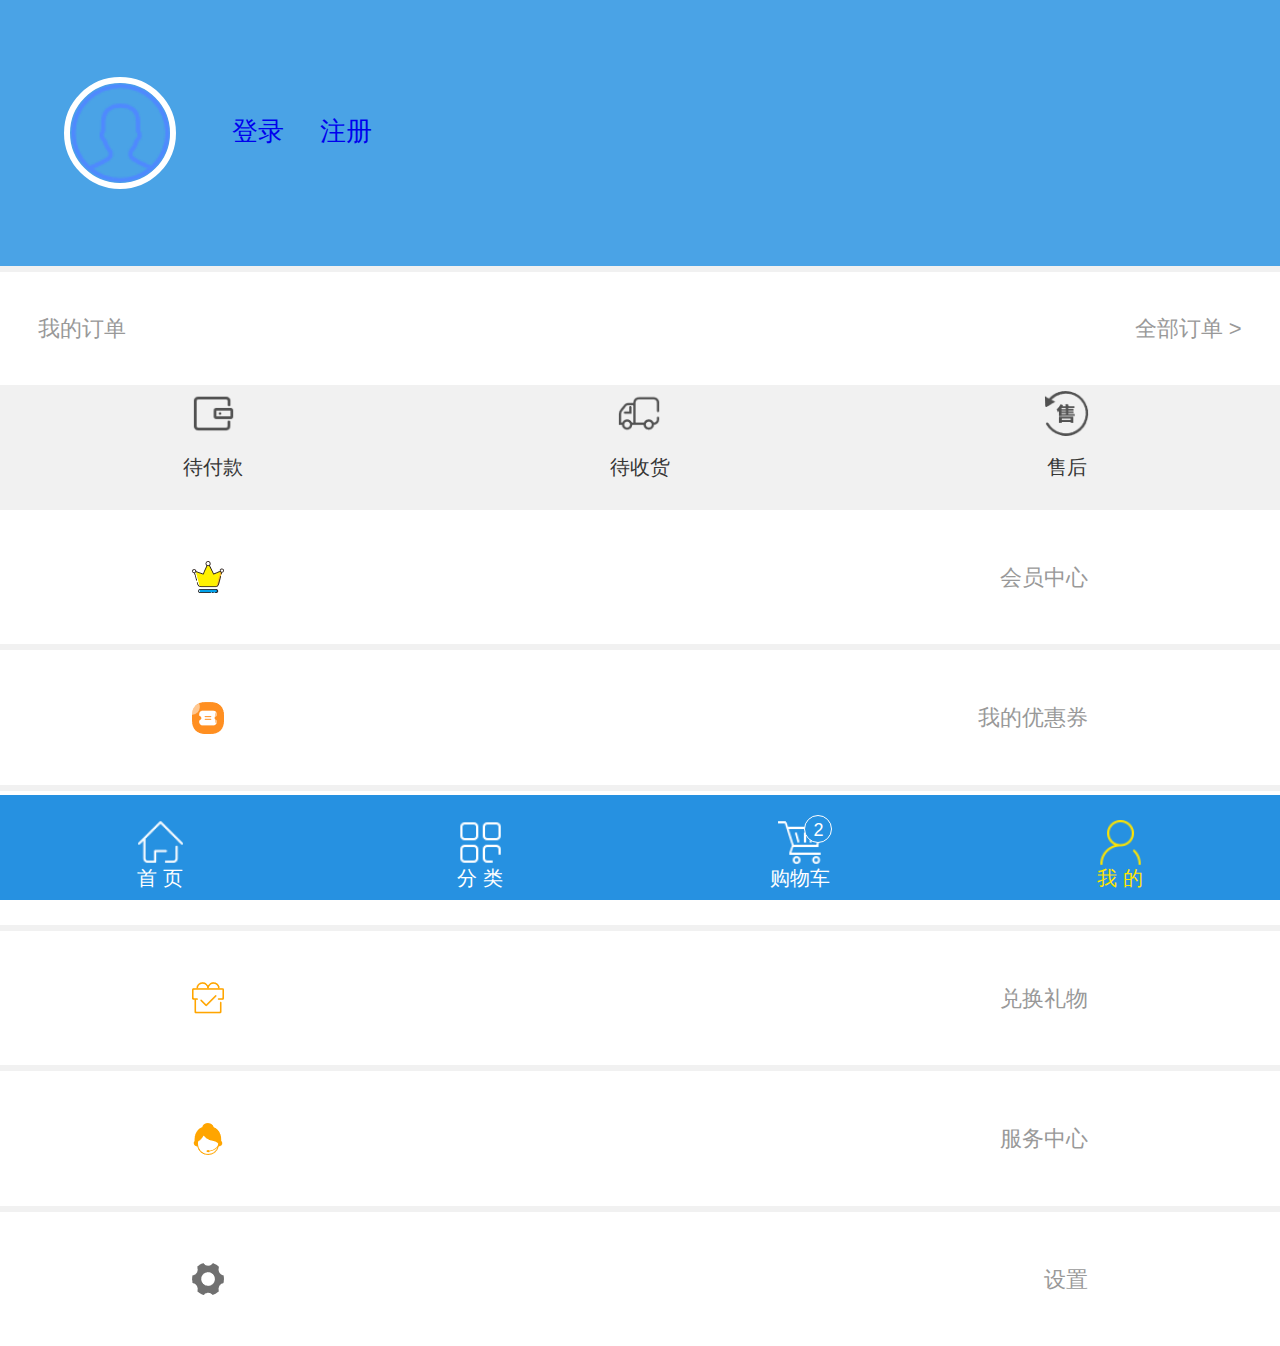
<file: user.html>
<!DOCTYPE html>

<head>
    <meta charset="utf-8">
    <meta content="商城" http-equiv="keywords">
    <meta name="description" content="商城,购物">
    <meta name="format-detection" content="telephone=no"><!-- 禁止IPHONE识别手机号码 -->
    <meta name="viewport" content="width=device-width,user-scalable=no, initial-scale=1">
    <title>微超市</title>
    <!-- css -->
    <link rel="stylesheet" type="text/css" href="css/index.css">
    <link rel="stylesheet" type="text/css" href="css/swiper.min.css">

    <!-- public_css -->
    <link rel="stylesheet" type="text/css" href="css/public/public_lib.css">

    <!-- zy_public_css -->
    <link rel="stylesheet" type="text/css" href="css/zy_public.css">
    <!-- vip css -->
    <link rel="stylesheet" type="text/css" href="css/zy_vip.css">

    <!-- js -->
    <script type="text/javascript" src="js/jquery-1.11.0.min.js"></script>
    <script type="text/javascript" src="js/swiper.min.js"></script>

    <!-- js——public -->
    <script type="text/javascript" src="js/public.js"></script>

</head>

<body>
    <!-- 内容框 -->
    <div class="zy_module-content">
        <div class="vip_index_box">
            <div class="head mb6">
                <div class="one">
                    <i><img src="images/userimage.jpg"></i>
                    <h2>
                        <!--标题名字最多10个字 -->
                        <!-- <p>剁手党的春天<br><b>（钻石会员）</b></p> -->
                        <a href="login.html">登录</a><a href="register.html">注册</a>
                    </h2>
                    <!-- <a href="#">设置</a> -->
                </div>


            </div>
            <div class="top_nav dis_flex mb6">
                <a>
                    <span>我的订单</span>
                </a>
                <a href="#" style="text-align:right; color: #999;">全部订单 &gt;</a>
            </div>
            <div class="two dis_flex">
                <a href="#">
                    <img src="images/vip_img/vip_icon_dfk.png">
                    <span>待付款</span>
                </a>
                <a href="#">
                    <img src="images/vip_img/vip_icon_dsh.png">
                    <span>待收货</span>
                </a>
                <a href="#">
                    <img src="images/vip_img/vip_icon_sh.png">
                    <span>售后</span>
                </a>
            </div>
            <div class="cen_nav dis_flex mb6">
                <a>
                    <img src="images/vip_img/vip_icon_hy.png" alt="">
                </a>
                <a href="#" style="text-align:right; color: #999;">会员中心</a>
            </div>
            <div class="cen_nav dis_flex mb6">
                <a>
                    <img src="images/vip_img/vip_icon_yhq.png" alt="">
                </a>
                <a href="#" style="text-align:right; color: #999;">我的优惠券</a>
            </div>
            <div class="cen_nav dis_flex mb6">
                <a>
                    <img src="images/vip_img/vip_icon_mdcx.png" alt="">
                </a>
                <a href="#" style="text-align:right; color: #999;">线下门店</a>
            </div>
            <div class="cen_nav dis_flex mb6">
                <a>
                    <img src="images/vip_img/vip_icon_dhm.png" alt="">
                </a>
                <a href="#" style="text-align:right; color: #999;">兑换礼物</a>
            </div>
            <div class="cen_nav dis_flex mb6">
                <a>
                    <img src="images/vip_img/vip_icon_kf.png" alt="">
                </a>
                <a href="#" style="text-align:right; color: #999;">服务中心</a>
            </div>
            <div class="cen_nav dis_flex mb6">
                <a>
                    <img src="images/vip_img/vip_icon_sz.png" alt="">
                </a>
                <a href="#" style="text-align:right; color: #999;">设置</a>
            </div>
        </div>

        <!-- 底部 -->
        
        <!-- 底部导航 -->
        <div class="foot_menu">
            <ul>
                <li>
                    <a href="index.html">
                        <i><img src="images/menu_icon01.png"></i>
                        <span>首 页</span>
                    </a>
                </li>
                <li>
                    <a href="catalog.html">
                        <i><img src="images/menu_icon02.png"></i>
                        <span>分 类</span>
                    </a>
                </li>
                <li class="gwc">
                    <a href="flow.html">
                        <i><img src="images/menu_icon03.png"></i>
                        <span>购物车</span>
                        <em>2</em>
                    </a>
                </li>
                <li class="cur">
                    <a href="user.html">
                        <i><img src="images/menu_icon04_r.png"></i>
                        <span>我 的</span>
                    </a>
                </li>
            </ul>
        </div>

    </div>


    <!---->
</body>

</html>
</file>
<file: css/index.css>
@charset "utf-8";

/*重置*/
body,
h1,
h2,
h3,
h4,
h5,
dl,
dd,
dt,
p,
ul,
li,
ol {
	margin: 0;
	padding: 0;
}

input,
select,
form,
textarea,
button,
video {
	border: none;
	margin: 0;
	outline: none;
	padding: 0;
	appearance: none;
}

h1,
h2,
h3,
h4,
h5 {
	font-weight: normal;
}

img {
	border: none;
}

a {
	text-decoration: none;
	outline: none;
	-webkit-tap-highlight-color: transparent;
	-webkit-touch-callout: none;
	-webkit-user-select: none;
}

select {
	-webkit-appearance: none;
	/*去除系统默认的样式*/
	-webkit-tap-highlight-color: rgba(0, 0, 0, 0);
	/* 点击高亮的颜色*/
}

body,
button,
input,
select,
textarea {
	font: normal 12px/100% Helvetica, Arial, sans-serif;
}

li {
	list-style-type: none;
}

table {
	border-collapse: collapse;
	border-spacing: 0;
}

body,
html {
	width: 100%;
	height: 100%;
}

html {
	background-color: #f1f1f1;
}

@media screen and (min-width: 320px) {
	html {
		font-size: 50px;
	}
}

@media screen and (min-width: 360px) {
	html {
		font-size: 56.25px;
	}
}

@media screen and (min-width: 375px) {
	html {
		font-size: 58.59375px;
	}
}

@media screen and (min-width: 400px) {
	html {
		font-size: 62.5px;
	}
}

@media screen and (min-width: 414px) {
	html {
		font-size: 64.6875px;
	}
}

@media screen and (min-width: 440px) {
	html {
		font-size: 68.75px;
	}
}

@media screen and (min-width: 480px) {
	html {
		font-size: 75px;
	}
}

@media screen and (min-width: 520px) {
	html {
		font-size: 81.25px;
	}
}

@media screen and (min-width: 560px) {
	html {
		font-size: 87.5px;
	}
}

@media screen and (min-width: 600px) {
	html {
		font-size: 93.75px;
	}
}

@media screen and (min-width: 640px) {
	html {
		font-size: 100px;
	}
}

@media screen and (min-width: 680px) {
	html {
		font-size: 100px;
	}
}

@media screen and (min-width: 720px) {
	html {
		font-size: 100px;
	}
}

@media screen and (min-width: 760px) {
	html {
		font-size: 100px;
	}
}

@media screen and (min-width: 800px) {
	html {
		font-size: 100px;
	}
}

@media screen and (min-width: 960px) {
	html {
		font-size: 100px;
	}
}

/*头部搜索栏*/
.module-layer {
	width: 100%;
	/* 固定位置 */
	position: fixed;
	z-index: 100000;

	top: 0;
	left: 0;
}

.module-layer-content {
	/* 相对 */
	position: relative;
	min-width: 320px;
	max-width: 640px;
	width: 100%;
	margin: 0 auto;
	background:rgba(0, 0, 0, .6);
	opacity:0.5;
}

.module-layer-bg {
	width: 100%;
	height: 100%;
	position: absolute;
	top: 0;
	left: 0;
	z-index: -1;
	background: -webkit-linear-gradient(rgba(0, 0, 0, .6), transparent 80%);
	background: -o-linear-gradient(rgba(0, 0, 0, .6), transparent 80%);
	background: -moz-linear-gradient(rgba(0, 0, 0, .6), transparent 80%);
	background: linear-gradient(rgba(0, 0, 0, .6), rgba(0, 0, 0, 0) 80%);
}

.layer-head-name {
	height: 0.84rem;
	line-height: 0.84rem;
	text-align: center;
}

.layer-logo,
.layer-login {
	width: 24%;
	text-align: center;
	position: absolute;
	top: 11%;
	z-index: 1;
}

.layer-logo {
	left: 2%;
	top: 10%;
}

.layer-login {
	right: 2%;
	width: 14.5%;
	top: 15%;
	text-align: left;
	line-height: .56rem;
}

.layer-logo img {
	display: block;
	width: 100%;
}

.layer-login a {
	display: block;
	font-size: .26rem;
	color: #fff;
	padding-right: .36rem;
	background: url(../images/menu_icon04.png) right center no-repeat;
	background-size: .4rem .4rem;
}

.pr {
	position: relative;
}

#shop-input::-webkit-input-placeholder {
	color: #bbb;
}

#shop-input:-moz-placeholder {
	color: #bbb;
}

#shop-input::-moz-placeholder {
	color: #bbb;
}

#shop-input:-ms-input-placeholder {
	color: #bbb;
}

#shop-input {
	border: none;
	outline: none;
	background: transparent;
	height: 0.6rem;
	line-height: 0.6rem;
	font-size: .24rem;
	position: absolute;
	top: 0;
	left: 0.46rem;
}

.search-box {
	height: 0.6rem;
	border-radius: 50px;
	top: 14%;
	overflow: hidden;
	z-index: 10;
	width: 55%;
	margin: 0 auto;
	margin-left: 27%;
}

.search-box:after {
	content: '';
	display: block;
	width: 100%;
	height: 0.6rem;
	background: #fff;
	position: absolute;
	top: 0;
	left: 0;
	z-index: -1;
}

.shop-search {
	width: 0.26rem;
	height: 0.26rem;
	position: absolute;
	top: 25%;
	left: 3%;
}

.search-box-cover {
	background: #2691e1;
	width: 100%;
	height: 0.84rem;
	position: absolute;
	top: 0;
	left: 0;
	z-index: 0;
	opacity: 0;
	filter: Alpha(opacity=0);
}

/*主内容区*/
.module-content {
	min-width: 320px;
	max-width: 640px;
	width: 100%;
	margin: 0 auto;
	background: #fff;
	overflow: hidden;
	background-color: #f1f1f1;
}

/*banner轮播图*/
.banner {
	width: 100%;
}

.banner ul li img {
	width: 100%;
	display: block;
}

.banner .sp01 span {
	background-color: #fff;
	opacity: .7;
}

.banner .sp01 .swiper-pagination-bullet-active {
	background-color: white;
	background-color: #ffe037;
	opacity: 1;
}

/*icon*/
.nav_iconbox {
	overflow: hidden;
	background-color: #fff;
	padding: .3rem 0 .4rem;
	margin-bottom: 6px;
}

.nav_iconbox ul li {
	width: 25%;
	float: left;
	text-align: center;
	margin-bottom: .12rem;
}

.nav_iconbox ul li a img {
	display: block;
	margin: 0 auto;
	width: 50px;
	height: 50px;
}

.nav_iconbox ul li a span {
	display: block;
	white-space: nowrap;
	overflow: hidden;
	color: #888;
	line-height: 180%;
	font-size: .22rem;
}

.nav_iconbox .icon01 span {
	width: 12px;
	height: 2px;
	border-radius: 0;
	margin: 0 2px;
	background-color: #ffe037;
	opacity: 1;
}

.nav_iconbox .icon01 span.swiper-pagination-bullet-active {
	background-color: #10805a;
}

/* <!-- 商城公告和商家入驻口 -->*/
.news_sj_dxs_box .scrollnews {
	overflow: hidden;
	padding: 2%;
	height: .4rem;
}

.news_sj_dxs_box .scrollnews span {
	float: left;
	width: 20%;
	margin-top: .6%;
}

.news_sj_dxs_box .scrollnews span img {
	width: 100%;
	display: block;
}

.news_sj_dxs_box .scrollnews ul {
	float: right;
	width: 78%;
	height: .4rem;
	overflow: hidden;
}

.news_sj_dxs_box .scrollnews ul li {
	line-height: .4rem;
	height: .4rem;
}

.news_sj_dxs_box .scrollnews ul li a {
	display: block;
	color: #666;
	font-size: 0.22rem;
	white-space: nowrap;
	overflow: hidden;
	text-overflow: ellipsis;
}

.news_sj_dxs_box .sj_dxs_box {
	overflow: hidden;
}

.news_sj_dxs_box .sj_dxs_box h2 {
	width: 100%;
	position: relative;
}

.news_sj_dxs_box .sj_dxs_box img {
	width: 100%;
	display: block;
}

/*index_title*/
.index_title {
	text-align: center;
	padding: 3% 0 5%;
	position: relative;
}

.index_title h1 {
	display: inline-block;
	position: relative;
	z-index: 2;
	background-color: #fff;
	padding: 0 3%;
}

.index_title h1 img {
	display: inline-block;
	vertical-align: middle;
	width: .40rem;
	margin-right: -4px;
}

.index_title h1 a {
	display: inline-block;
	vertical-align: middle;
	font-size: .36rem;
	color: #4aa3e6;
	background: url(../images/line_botm.jpg) no-repeat center bottom;
	background-size: 100% 3px;
	line-height: .6rem;
}

.index_title i {
	position: absolute;
	width: 56%;
	height: 1px;
	top: 50%;
	background-color: #4aa3e6;
	left: 50%;
	margin-left: -28%;
}

/*hot_goods*/
.hot_goods_pic {
	padding: 0 2%;
	padding-bottom: 3%;
}

.hot_goods_pic ul li a {
	display: block;
	overflow: hidden;
}

.hot_goods_pic ul li img {
	display: block;
	width: 100%;
}

.hot_goods_pic ul li p {
	color: #666;
	font-size: .22rem;
	line-height: .28rem;
	height: .52rem;
	overflow: hidden;
	margin-top: 6%;
}

.hot_goods_pic ul li span {
	color: #f00;
	font-size: .24rem;
	display: block;
	line-height: 160%;
}

/*配件专区*/
.pj_goods_box .tit {
	padding: 6% 2% 4%;
	overflow: hidden;
	background: url(../images/line_botm.jpg) no-repeat center bottom;
	background-size: 100% 3px;
	line-height: 100%;
	margin-bottom: 4%;
}

.pj_goods_box .tit h1 {
	font-size: .34rem;
	color: #10805a;
	float: left;
}

.pj_goods_box .tit a {
	float: right;
	color: #999;
	font-size: .24rem;
}

/*广告条*/
.ad_picbox {
	margin: 6px 0;
}

.ad_picbox ul li img {
	width: 100%;
	display: block;
}

/*热销品类*/
.yh_select {
	padding-bottom: 5%;
}

.yh_select .yh_goodsbox {
	border-top: #ddd solid 1px;
	border-bottom: #ddd solid 1px;
}

.yh_goodsbox .l {
	width: 50%;
	border-right: #ddd solid 1px;
}

.yh_goodsbox .yh_wrapper {
	margin: 4%;
	padding-bottom: 10%;
}

.yh_goodsbox .yh_wrapper ul li {
	overflow: hidden;
}

.yh_goodsbox .yh_wrapper ul li img {
	display: block;
	width: 100%;
}

.yh_goodsbox .yh_wrapper a {
	display: block;
	overflow: hidden;
}

.yh_goodsbox .yh_wrapper ul li p {
	color: #666;
	font-size: .22rem;
	line-height: .28rem;
	height: .52rem;
	overflow: hidden;
	margin-top: 3%;
}

.yh_goodsbox .yh_wrapper ul li span {
	color: #f00;
	font-size: .24rem;
	display: block;
	line-height: 160%;
}

.yh_goodsbox .yh_wrapper ul li span em {
	font-style: normal;
	color: #999;
	text-decoration: line-through;
}

.yh_goodsbox .yh_wrapper ul li span i {
	font-style: normal;
	margin-left: 4%;
}

.yh_goodsbox .yh_wrapper .sp02 {
	bottom: 5px;
}

.yh_goodsbox .yh_wrapper .sp02 span {
	width: 15px;
	height: 3px;
	border-radius: 0;
	margin: 0 3px;
	background-color: #ffe037;
	opacity: 1;
}

.yh_goodsbox .yh_wrapper .sp02 span.swiper-pagination-bullet-active {
	background-color: #10805a;
}

.yh_goodsbox .two {
	width: 50%;
	margin-left: -1px;
}

.yh_goodsbox .two h2 {
	padding: 2%;
	position: relative;
	border-bottom: #ddd solid 1px;
	height: 2.1rem;
}

.yh_goodsbox .two h2 img {
	width: 100%;
	display: block;
}

.yh_goodsbox .two h3,
.yh_goodsbox .two h4 {
	float: left;
	width: 48%;
	padding: 3% 1%;
	overflow: hidden;
	box-sizing: border-box;
	-moz-box-sizing: border-box;
	/* Firefox */
	-webkit-box-sizing: border-box;
	/* Safari */
}

.yh_goodsbox .two h3 img,
.yh_goodsbox .two h4 img {
	width: 100%;
}

.yh_goodsbox .two h3 {
	border-right: #ddd solid 1px;
}

/*新品推荐*/
.nine_goods_pic ul {
	overflow: hidden;
	padding: 0 1.2%;
}

.nine_goods_pic ul li {
	float: left;
	width: 31.7333%;
	margin: 0 .8%;
	margin-bottom: 1%;
}

.nine_goods_pic ul li img {
	display: block;
	width: 100%;
}

.nine_goods_pic ul li p {
	color: #666;
	font-size: .22rem;
	line-height: .28rem;
	height: .52rem;
	overflow: hidden;
	margin-top: 4%;
}

.nine_goods_pic ul li span {
	color: #f00;
	font-size: .26rem;
	display: block;
	line-height: 160%;
	margin: 0 2% 4%;
}

/*btn_link*/
.btn_link {
	padding: 3% 0 7%;
}

.btn_link a {
	display: block;
	width: 50%;
	background-color: #2691e1;
	border-radius: 50px;
	text-align: center;
	margin: 0 auto;
	height: .6rem;
	line-height: .6rem;
	font-size: .26rem;
	color: #fff;
}

/*品牌推荐*/
.good_stores_pic {
	margin: 1% 0 2%;
}

.good_stores_pic ul li i {
	display: block;
	border: #eee solid 1px;
}

.good_stores_pic ul li img {
	display: block;
}

.good_stores_pic ul li p {
	height: auto;
	overflow: hidden;
	margin: 6% 0 8%;
	text-align: center;
	white-space: nowrap;
}

/*经典男鞋 tit*/
.sy_my_pagetion {
	background: url(../images/line_botm.jpg) no-repeat center bottom;
	background-size: 100% 3px;
	padding: 4% 2% 2%;
	margin-bottom: 4%;
	white-space: nowrap;
}

.sy_my_pagetion .swiper-pagination-bullet {
	width: auto;
	height: auto;
	border-radius: 0;
	background: none;
	color: #999;
	font-size: .34rem;
	opacity: 1;
	margin: 0;
	overflow: hidden;
	line-height: 100%;
}

.module-content .sy_goods_box .sy_my_pagetion .swiper-pagination-bullet {
	margin: 0;
}

.sy_my_pagetion .swiper-pagination-bullet:before {
	content: "·";
	color: #2691e1;
	font-size: .5rem;
	margin: 0 .25em;
	position: relative;
	top: .12em;
}

.sy_my_pagetion .swiper-pagination-bullet:first-child:before {
	content: "";
	margin: 0;
}

.sy_my_pagetion .swiper-pagination-bullet-active {
	color: #2691e1;
}

/*猜你喜欢*/
.maybe_u_like .index_title h1 {
	background-color: #f1f1f1;
}

.maybe_u_like ul {
	overflow: hidden;
	padding: 0 1%;
}

.maybe_u_like ul li {
	float: left;
	margin: 1%;
	width: 48%;
	background-color: #fff;
}

.maybe_u_like ul li a {
	display: block;
	overflow: hidden;
}

.maybe_u_like ul li img {
	display: block;
	width: 100%;
}

.maybe_u_like ul li p {
	color: #666;
	font-size: .22rem;
	line-height: .28rem;
	height: .52rem;
	overflow: hidden;
	margin: 4% 2% 0;
}

.maybe_u_like ul li span {
	color: #f00;
	font-size: .26rem;
	display: block;
	line-height: 160%;
	margin: 0 2% 4%;
}

.maybe_u_like ul li i {
	display: block;
	width: 100%;
}

/*下拉加载更多*/
.zy_more {
	background-color: #f0f0f0;
	text-align: center;
	color: #999;
}

.zy_more h2 {
	font-size: .22rem;
	line-height: 100%;
	padding-top: 2%;
}

/*go_top*/
.go_top {
	position: fixed;
	right: .1rem;
	bottom: 8%;
	width: .8rem;
	height: .8rem;
	border-radius: 8%;
	background-color: rgba(0, 0, 0, .5);
	z-index: 999;
	display: none;
}

.go_top a {
	display: block;
	background: url(../images/back_top.png) center center no-repeat;
	width: .8rem;
	height: .8rem;
	background-size: 50%;
}

/*footer_box底部*/
.footer_box {
	margin-top: 3%;
	background-color: #fff;
	padding-bottom: 18%;
}

.footer_box1 {
	/* margin-top: 3%; */
	background-color: #fff;
	/* padding-bottom: 18%; */
	position: absolute;
	bottom: 53px;
	width: 100%;
}

.footer_box .footer h2 {
	border-bottom: #ddd solid 1px;
	text-align: center;
	padding: 4% 0;
}

.footer_box .footer h2 a {
	font-size: .26rem;
	color: #999;
	display: inline-block;
	padding: 0 2%;
	border-left: #999 solid 1px;
	line-height: 100%;
	padding: 0 4%;
}

.footer_box .footer h2 a:first-child {
	border-left: 0;
}

.footer_box .footer h3 {
	text-align: center;
	margin: 5% 0;
}

.footer_box .footer h3 span {
	display: inline-block;
	vertical-align: middle;
	margin: 2%;
}

.footer_box .footer h3 span:after {
	content: ">";
	color: #ffe037;
	margin-left: .3em;
	font-size: .24rem;
}

.footer_box .footer h3 span a {
	font-size: .24rem;
	color: #999;
	border-bottom: #999 solid 1px;
}

.footer_box .footer .txt {
	text-align: center;
	color: #999;
	font-size: .20rem;
	line-height: 180%;
}

/*底部导航菜单*/
.foot_menu {
	position: fixed;
	bottom: 0;
	left: 0;
	width: 100%;
	z-index: 999;
}

.foot_menu ul {
	overflow: hidden;
	background-color: #2691e1;
	padding-top: 2%;
	padding-bottom: 1%;
	display: -webkit-box;
	display: -moz-box;
	display: -webkit-flex;
	/* Safari */
	display: -moz-flex;
	display: flex;
	flex-wrap: nowrap;
	-moz-justify-content: space-around;
	-webkit-justify-content: space-around;
	justify-content: space-around;
	-webkit-box-align: center;
	-moz-align-items: center;
	-webkit-align-items: center;
	align-items: center;
}

.foot_menu ul li {
	text-align: center;
	width: 25%;
}

.foot_menu ul li i {
	display: block;
	margin-bottom: .08rem;
}

.foot_menu ul li img {
	display: block;
	margin: 0 auto;
	width: .45rem;
	height: .45rem;
}

.foot_menu ul li a {
	color: #fff;
	font-size: .20rem;
	display: inline-block;
}

.foot_menu ul li.cur a {
	color: #ffe400;
}

.foot_menu ul li.gwc a {
	position: relative;
}

.foot_menu ul li.gwc em {
	position: absolute;
	right: -4%;
	top: -8%;
	background-color: #2691e1;
	border-radius: 50%;
	font-style: normal;
	width: .26rem;
	height: .26rem;
	text-align: center;
	line-height: .28rem;
	border: #fff solid 1px;
	font-size: .18rem;
	color: #fff;
}

/*search_bomb_box搜索弹框*/
.search_bomb_box {
	background-color: #fff;
	height: 100%;
	display: none;
	max-width: 640px;
	width: 100%;
	margin: 0 auto;
}

.search_top {
	background-color: #f5f5f5;
	border-bottom: #ddd solid 1px;
	padding: 2% 1%;
}

.search_top a {
	display: inline-block;
	vertical-align: middle;
	width: 8%;
}

.search_top a img {
	width: 38%;
	display: block;
	margin: 0 auto;
}

.search_top div {
	border: #dddddd solid 1px;
	border-radius: 100px;
	display: inline-block;
	vertical-align: middle;
	width: 83%;
	padding: 1%;
	overflow: hidden;
	background-color: #fff;
}

.search_top div select {
	color: #10805a;
	font-size: .24rem;
	vertical-align: middle;
	margin-left: 2%;
	background: url(../images/xsj_down.png) right center no-repeat #fff;
	background-size: 20%;
	margin-right: 2%;
	width: 14%;
	line-height: 120%;
}

.search_top div input {
	font-size: .26rem;
	line-height: 180%;
	color: #666;
	width: 84%;
	vertical-align: middle;
	background-color: #fff;
	margin-left: 2%
}

.search_top div button {
	display: inline-block;
	vertical-align: middle;
	background-color: #fff;
	width: 13%;
}

.search_top div button img {
	display: block;
	width: 46%;
	margin: 0 auto;
}

.search_txt {
	padding: 0 2%;
}

.search_txt h2 {
	font-size: .28rem;
	color: #4aa3e6;
	margin: 5% 1% 1%;
}

.search_txt ul {
	overflow: hidden;
}

.search_txt ul li {
	float: left;
	background-color: #f5f5f5;
	border: #ddd solid 1px;
	padding: 0 2%;
	margin: 3% 1% 0 1%;
}

.search_txt ul li a {
	display: block;
	color: #666;
	font-size: .24rem;
	line-height: 200%;
}
</file>
<file: css/public/public_lib.css>
/* margin */
.m0 {
    margin: 0;
}

.ml1 {
    margin-left: 1px;
}

.ml2 {
    margin-left: 2px;
}

.ml5 {
    margin-left: 5px;
}

.ml10 {
    margin-left: 10px;
}

.ml15 {
    margin-left: 15px;
}

.ml20 {
    margin-left: 20px;
}

.ml30 {
    margin-left: 30px;
}

.mr1 {
    margin-right: 1px;
}

.mr2 {
    margin-right: 2px;
}

.mr5 {
    margin-right: 5px;
}

.mr10 {
    margin-right: 10px;
}

.mr15 {
    margin-right: 15px;
}

.mr20 {
    margin-right: 20px;
}

.mr30 {
    margin-right: 30px;
}

.mt1 {
    margin-top: 1px;
}

.mt2 {
    margin-top: 2px;
}

.mt5 {
    margin-top: 5px;
}

.mt10 {
    margin-top: 10px;
}

.mt15 {
    margin-top: 15px;
}

.mt20 {
    margin-top: 20px;
}

.mt25 {
    margin-top: 25px;
}

.mt30 {
    margin-top: 30px;
}

.mb1 {
    margin-bottom: 1px;
}

.mb2 {
    margin-bottom: 2px;
}

.mb5 {
    margin-bottom: 5px;
}

.mb6 {
    margin-bottom: 6px;
}

.mb10 {
    margin-bottom: 10px;
}

.mb15 {
    margin-bottom: 15px;
}

.mb20 {
    margin-bottom: 20px;
}

.mb30 {
    margin-bottom: 30px;
}

/* margin negative */
.ml-1 {
    margin-left: -1px;
}

.mr-1 {
    margin-right: -1px;
}

.mt-1 {
    margin-top: -1px;
}

.mb-1 {
    margin-bottom: -1px;
}

.ml-3 {
    margin-left: -3px;
}

.mr-3 {
    margin-right: -3px;
}

.mt-3 {
    margin-top: -3px;
}

.mb-3 {
    margin-bottom: -3px;
}

.ml-20 {
    margin-left: -20px;
}

.mr-20 {
    margin-right: -20px;
}

.mt-20 {
    margin-top: -20px;
}

.mb-20 {
    margin-bottom: -20px;
}

/* padding */
.p0 {
    padding: 0;
}

.p1 {
    padding: 1px;
}

.pl1 {
    padding-left: 1px;
}

.pt1 {
    padding-top: 1px;
}

.pr1 {
    padding-right: 1px;
}

.pb1 {
    padding-bottom: 1px;
}

.p2 {
    padding: 2px;
}

.pl2 {
    padding-left: 2px;
}

.pt2 {
    padding-top: 2px;
}

.pr2 {
    padding-right: 2px;
}

.pb2 {
    padding-bottom: 2px;
}

.pl5 {
    padding-left: 5px;
}

.p5 {
    padding: 5px;
}

.pt5 {
    padding-top: 5px;
}

.pr5 {
    padding-right: 5px;
}

.pb5 {
    padding-bottom: 5px;
}

.p10 {
    padding: 10px;
}

.pl10 {
    padding-left: 10px;
}

.pt10 {
    padding-top: 10px;
}

.pr10 {
    padding-right: 10px;
}

.pb10 {
    padding-bottom: 10px;
}

.p15 {
    padding: 15px;
}

.pl15 {
    padding-left: 15px;
}

.pt15 {
    padding-top: 15px;
}

.pr15 {
    padding-right: 15px;
}

.pb15 {
    padding-bottom: 15px;
}

.p20 {
    padding: 20px;
}

.pl20 {
    padding-left: 20px;
}

.pt20 {
    padding-top: 20px;
}

.pr20 {
    padding-right: 20px;
}

.pb20 {
    padding-bottom: 20px;
}

.p30 {
    padding: 30px;
}

.pl30 {
    padding-left: 30px;
}

.pl60 {
    padding-left: 60px;
}

.pt30 {
    padding-top: 30px;
}

.pr30 {
    padding-right: 30px;
}

.pb30 {
    padding-bottom: 30px;
}

.p_02 {
    padding: 0 2%;
}

.p_2 {
    padding: 2%;
}

/* border-color name rule: border(b)-position(l/r/t/b/d)-width(null/2)-style(null/sh)-color(first one letter/first two letter) |-> All colors are safe color*/
.bdc {
    border: 1px solid #ccc;
}

.blc {
    border-left: 1px solid #ccc;
}

.brc {
    border-right: 1px solid #ccc;
}

.btc {
    border-top: 1px solid #ccc;
}

.bbc {
    border-bottom: 1px solid #ccc;
}

.bdd {
    border: 1px solid #ddd;
}

.bld {
    border-left: 1px solid #ddd;
}

.brd {
    border-right: 1px solid #ddd;
}

.btd {
    border-top: 1px solid #ddd;
}

.bbd {
    border-bottom: 1px solid #ddd;
}

.bde {
    border: 1px solid #eee;
}

.ble {
    border-left: 1px solid #eee;
}

.bre {
    border-right: 1px solid #eee;
}

.bte {
    border-top: 1px solid #eee;
}

.bbe {
    border-bottom: 1px solid #eee;
}

.bdod {
    border-bottom: dotted 1px #ddd;
}

/* background-color name rule: bg - (key word/Hex color) |-> All colors are safe color */
.bgwh {
    background-color: #fff;
}

.bgfb {
    background-color: #fbfbfb;
}

.bgf5 {
    background-color: #f5f5f5;
}

.bgf0 {
    background-color: #f0f0f0;
}

.bgeb {
    background-color: #ebebeb;
}

.bge0 {
    background-color: #e0e0e0;
}

.bge04 {
    background-color: #ffe037;
}

/* safe color */
.g0 {
    color: #000;
}

.g3 {
    color: #333;
}

.g6 {
    color: #666;
}

.g9 {
    color: #999;
}

.gc {
    color: #ccc;
}

.wh {
    color: white;
}

.gr {
    color: red;
}

.ge04 {
    color: #f00;
}

/* display */
.dn {
    display: none;
}

.di {
    display: inline;
}

.db {
    display: block;
}

.dib {
    display: inline-block;
}

/* if the element is block level(eg. div, li), using 'inline_any' instead */

/* percent width value */
.pct10 {
    width: 10%;
}

.pct15 {
    width: 15%;
}

.pct20 {
    width: 20%;
}

.pct25 {
    width: 25%;
}

.pct30 {
    width: 30%;
}

.pct33 {
    width: 33.3%;
}

.pct40 {
    width: 40%;
}

.pct50 {
    width: 50%;
}

.pct60 {
    width: 60%;
}

.pct66 {
    width: 66.6%;
}

.pct70 {
    width: 70%;
}

.pct75 {
    width: 75%;
}

.pct80 {
    width: 80%;
}

.pct90 {
    width: 90%;
}

.pct100 {
    width: 100%;
}

/* font-style */
.n {
    font-weight: normal;
    font-style: normal;
}

.b {
    font-weight: bold;
}

.i {
    font-style: italic;
}

/* text-align */
.tc {
    text-align: center;
}

.tr {
    text-align: right;
}

.tl {
    text-align: left;
}

.tj {
    text-align: justify;
}

/* vertical-align */
.vm {
    vertical-align: middle;
}

.vtb {
    vertical-align: text-bottom;
}

.vb {
    vertical-align: bottom;
}

.vt {
    vertical-align: top;
}

.vn {
    vertical-align: -2px;
}

/* float */
.l {
    float: left;
}

.r {
    float: right;
}

/* clear */
.cl {
    clear: both;
}

/* position */
.rel {
    position: relative;
}

.abs {
    position: absolute;
}

/* ------------------- multiply CSS ------------------ */
/* 块状元素水平居中 */
.auto {
    margin-left: auto;
    margin-right: auto;
}

/* 清除浮 动*/
.fix {
    *zoom: 1;
}

.fix:after {
    display: table;
    content: '';
    clear: both;
}

/*弹性布局*/
.dis_flex {
    display: -webkit-box;
    display: -moz-box;
    display: -webkit-flex;
    /* Safari */
    display: -moz-flex;
    display: flex;
    flex-wrap: nowrap;
    -webkit-box-pack: justify;
    -moz-justify-content: space-around;
    -webkit-justify-content: space-around;
    justify-content: space-around;
    -webkit-box-align: center;
    -moz-align-items: center;
    -webkit-align-items: center;
    align-items: center;
}
</file>
<file: css/zy_public.css>
/*搜索*/
.zy_search_top {
	background-color: #f5f5f5;
	border-bottom: #ddd solid 1px;
	padding: 1.8% 0;
}

.zy_search_top .one {
	width: 8%;
	display: inline-block;
	vertical-align: middle;
	margin-left: 1%;
}

.zy_search_top .one img {
	display: block;
	margin: 0 auto;
	width: 36%;
}

.zy_search_top .box {
	background-color: #fff;
	border: #ddd solid 1px;
	border-radius: 100px;
	padding: 1%;
	overflow: hidden;
	display: inline-block;
	vertical-align: middle;
	width: 80%;
}

.zy_search_top .box span {
	display: inline-block;
	vertical-align: middle;
	width: 10%;
	margin-left: 1%;
}

.zy_search_top .box span img {
	display: block;
	margin: 0 auto;
	width: 70%;
}

.zy_search_top .box input {
	font-size: .26rem;
	line-height: 180%;
	color: #666;
	width: 80%;
	vertical-align: middle;
	background-color: #fff;
}

.zy_search_top .r {
	width: 12%;
	margin-top: 1.5%;
	position: relative;
	margin-right: 2%;
}

.zy_search_top .r span {
	background: url(../images/web/jt_down_r.png) no-repeat center right;
	background-size: 24%;
	color: #666;
	font-size: .26rem;
	line-height: 180%;
	display: block;
}

.zy_search_top dl {
	position: relative;
	position: absolute;
	background-color: rgba(0, 0, 0, .7);
	width: 180%;
	right: 0;
	border-radius: .12rem;
	top: 130%;
	display: none;
	z-index: 5;
}

.zy_search_top dl dt {
	width: 0;
	height: 0;
	position: absolute;
	right: 16%;
	top: -.14rem;
	border-bottom: .15rem solid rgba(0, 0, 0, .7);
	border-left: .15rem solid transparent;
	border-right: .15rem solid transparent;
}

.zy_search_top dl dd {
	text-align: center;
	padding: .18rem 0;
	border-top: #aaa solid 1px;
}

.zy_search_top dl dd:nth-child(2) {
	border-top: none;
}

.zy_search_top dl dd a {
	font-size: .26rem;
	color: #ddd;
}

/*搜索框*/
.zy_search_bomb_box {
	max-width: 100%;
	width: 100%;
}

.zy_search_bomb_box form {
	display: inline-block;
	vertical-align: middle;
	width: 90%;
}

.zy_search_bomb_box form div span {
	display: inline-block;
	vertical-align: middle;
	width: 10%;
	margin-left: 1%;
}

.zy_search_bomb_box form div span img {
	display: block;
	margin: 0 auto;
	width: 70%;
}

.zy_search_bomb_box form button {
	background-color: #f5f5f5;
	font-size: .26rem;
	vertical-align: middle;
	color: #666;
	margin-left: 1%;
}

/*头部标题*/
.zy_title_top {
	background-color: #f5f5f5;
	border-bottom: #ddd solid 1px;
	padding: 3.6% 0;
}

.zy_title_top .one {
	width: 8%;
	display: inline-block;
	vertical-align: middle;
	margin-left: 1%;
}

.zy_title_top .one img {
	display: block;
	margin: 0 auto;
	width: 36%;
}

.zy_title_top h1 {
	display: inline-block;
	vertical-align: middle;
	text-align: center;
	font-size: .34rem;
	line-height: 120%;
	width: 74%;
	margin: 0 2% 0 3%;
	white-space: nowrap;
	overflow: hidden;
	color: #333;
}

.zy_title_top .r {
	width: 8%;
	margin-top: 1.8%;
	position: relative;
	margin-right: 3%;
}

.zy_title_top .r span {
	display: block;
}

.zy_title_top .r span img {
	display: block;
	width: 100%;
}

.zy_title_top dl {
	position: relative;
	position: absolute;
	background-color: rgba(0, 0, 0, .7);
	width: 360%;
	right: -.10rem;
	border-radius: .12rem;
	top: 240%;
	display: none;
	z-index: 5;
}

.zy_title_top dl dt {
	width: 0;
	height: 0;
	position: absolute;
	right: 12%;
	top: -.14rem;
	border-bottom: .15rem solid rgba(0, 0, 0, .7);
	border-left: .15rem solid transparent;
	border-right: .15rem solid transparent;
}

.zy_title_top dl dd {
	text-align: left;
	padding: .18rem .15rem;
	border-top: #aaa solid 1px;
}

.zy_title_top dl dd:nth-child(2) {
	border-top: none;
}

.zy_title_top dl dd a {
	font-size: .26rem;
	color: #ddd;
	display: inline-block;
	vertical-align: middle;
}

.zy_title_top dl dd i {
	display: inline-block;
	vertical-align: middle;
	width: .345rem;
	margin-right: .10rem;
}

.zy_title_top dl dd i img {
	display: block;
	width: 100%;
}

/*内容标题*/
.zy_title_con {
	padding: 2% 0;
}

.zy_title_con h2 span {
	position: relative;
	color: #4aa3e6;
	font-size: .28rem;
	line-height: .3rem;
}

.zy_title_con h2 span i {
	position: absolute;
	left: 0;
	bottom: -.1rem;
	width: 100%;
	height: 2px;
	background: url(../images/line_botm.jpg) no-repeat center bottom;
	background-size: 100% 2px;
}

.zy_title_con_01 {
	padding: 4% 2%;
	background: url(../images/line_botm.jpg) no-repeat center bottom;
	background-size: 100% 3px;
}

.zy_title_con_01 h2 span {
	color: #4aa3e6;
	font-size: .28rem;
	line-height: .3rem;
}

/*滑动页面头部浮动公共css*/
.scroll_fix {
	position: fixed;
	left: 0;
	top: 0;
	width: 100%;
	z-index: 999;
}
</file>
<file: css/catalog.css>
/*分类、品牌、店铺css*/

/*分类*/
.l_left {
	position: absolute;
	top: 0.8658rem;
	left: 0;
	width: 25%;
	bottom: 0.9rem;
	overflow: hidden;
}

.l_left ul.job_sub li {
	line-height: .72rem;
	color: #333;
	text-align: center;
}

.l_left ul.job_sub li a {
	color: #333;
	display: block;
	font-size: .26rem;
	padding: 0 4px 0 4px;
	text-align: center;
	border-bottom: 1px solid #ddd;
	background: #f5f5f5;
}

.l_left ul.job_sub li.off a {
	color: #2691e1;
	display: block;
	text-align: center;
	background: #fff;
}

.l_left ul.job_sub li.off:first-child a {
	border-top: none;
}

.l_left ul.job_sub li:last-child a {
	border-bottom: none;
}

.l_right {
	position: absolute;
	top: 51px;
	right: 0;
	background: #fff;
	width: 75%;
	bottom: 0.9rem;
	overflow: hidden;
}

.fr_ite {
	padding: .22rem .22rem .22rem 0;
}

.fr_ite .sub_ites {
	font-size: .26rem;
	color: #333;
	border-left: #ffe037 solid 3px;
	line-height: 110%;
	padding-left: 5px;
	display: block;
	margin-left: .2rem;
}

.fr_ite ul {
	width: 100%;
	display: table;
	table-layout: fixed;
	/* -webkit-box ;display:-moz-box;display:box;*/
}

.fr_ite ul li {
	/* -webkit-box-flex: 1;-moz-box-flex: 1;box-flex:1; */
	display: table-cell;
	text-align: center;
	padding: .22rem 0 0 .22rem;
	float: left;
	width: calc(100% / 3 - .22rem);
}

.fr_ite ul li img {
	width: 100%;
	min-height: 1.314rem;
	border: #eee solid 1px;
}

.fr_ite ul li span {
	text-align: center;
	color: #666;
	display: block;
	font-size: .22rem;
	margin-top: .1rem;
}

.pLine {
	clear: both;
	width: 87.5%;
	height: 2px;
	background-color: #ededed;
	margin: 10px auto;
}

.fr_ite h1 {
	font-size: 18px;
	text-align: center;
	color: #323232;
	line-height: 35px;
	font-weight: 500;
}

#scroller1,
#scroller {
	position: absolute;
	z-index: 1;
	-webkit-tap-highlight-color: rgba(0, 0, 0, 0);
	width: 100%;
	-webkit-transform: translateZ(0);
	-moz-transform: translateZ(0);
	-ms-transform: translateZ(0);
	-o-transform: translateZ(0);
	transform: translateZ(0);
	-webkit-touch-callout: none;
	-webkit-user-select: none;
	-moz-user-select: none;
	-ms-user-select: none;
	user-select: none;
	-webkit-text-size-adjust: none;
	-moz-text-size-adjust: none;
	-ms-text-size-adjust: none;
	-o-text-size-adjust: none;
	text-size-adjust: none;
}

.disp {
	display: none;
}

/*zy_brand_box品牌*/
.brand_list {
	margin: 1% 0;
	padding: 0 3% 12% 3%;
}

.brand_list ul li {
	text-align: center;
}

.brand_list ul li a i {
	display: block;
	overflow: hidden;
	border: #eee solid 1px;
}

.brand_list ul li a img {
	display: block;
	width: 100%;
}

.brand_list ul li span {
	display: block;
	white-space: nowrap;
	overflow: hidden;
	font-size: .20rem;
	color: #999;
	line-height: 150%;
	margin-top: 5%;
}

.brand_list .sp01 {
	bottom: 6%;
}

.brand_list .sp01 span {
	background-color: #ffe037;
	width: 10px;
	height: 10px;
	opacity: 1;
}

.brand_list .sp01 .swiper-pagination-bullet-active {
	background-color: #10805a;
}

/*店铺*/
.stores_top {
	margin: 2% 0;
}

.stores_top h2 {
	float: left;
	width: 14%;
	background-color: #ffe037;
	text-align: center;
	padding: 3.6% 0;
}

.stores_top h2 a {
	color: #10805a;
	font-size: .26rem;
	line-height: 110%;
	display: block;
}

#topNav {
	width: 86%;
	overflow: hidden;
	float: left;
	padding: 3.6% 0;
}

#topNav .swiper-slide {
	text-align: center;
}

#topNav .swiper-slide a {
	transition: all .3s ease;
	display: block;
	font-size: .26rem;
	color: #666;
	line-height: 110%;
}

#topNav .active a {
	transform: scale(1.1);
	color: #10805a;
}

.zy_stores_box {
	min-height: 60%;
}

.zy_stores_con .list {
	background-color: #fff;
	padding: 0 2%;
	margin-bottom: 2%;
}

.zy_stores_con .list .one {
	padding: 2% 0;
	border-bottom: #e6e6e6 dashed 1px;
}

.zy_stores_con .list .one i {
	float: left;
	width: 25%;
	border: #f5f5f5 solid 1px;
}

.zy_stores_con .list .one i img {
	width: 100%;
	display: block;
}

.zy_stores_con .list .one dl {
	float: left;
	width: 52%;
	margin: 0 2%;
	margin-top: 1%;
}

.zy_stores_con .list .one dl dt {
	margin-bottom: 2%;
}

.zy_stores_con .list .one dl dt a {
	display: block;
	white-space: nowrap;
	overflow: hidden;
	font-size: .28rem;
	color: #666;
	line-height: 110%;
}

.zy_stores_con .list .one dl dd {
	font-size: .22rem;
	color: #999;
	line-height: 140%;
	margin-top: 1%;
}

.zy_stores_con .list .one dl dd em {
	font-style: normal;
}

.zy_stores_con .list .one dl dd:last-child {
	color: #10805a;
}

.zy_stores_con .list .one h4 {
	float: right;
	width: 18%;
	text-align: center;
}

.zy_stores_con .list .one h4 a {
	display: block;
	border-radius: .3em;
	border: #10805a solid 1px;
	font-size: .22rem;
	color: #10805a;
	margin: 7% 0 0;
	line-height: 180%;
	padding-top: 2%;
}

.zy_stores_con .list .one h4 a:first-child {
	border-color: #ffe037;
	background-color: #ffe037;
}

.zy_stores_con .list .two {
	line-height: 200%;
	padding: 1.5% 0;
}

.zy_stores_con .list .two h2 {
	float: left;
	margin-right: 1%;
	width: 33%;
}

.zy_stores_con .list .two h2 a {
	display: block;
	font-size: .22rem;
	color: #999;
	white-space: nowrap;
	overflow: hidden;
}

.zy_stores_con .list .two h2 a em {
	color: #10805a;
	font-style: normal;
}

.zy_stores_con .list .two h3 {
	float: right;
	color: #999;
	font-size: .22rem;
	white-space: nowrap;
	overflow: hidden;
	width: 66%;
	text-align: right;
}

.zy_stores_con .list .two h3 a {
	margin-left: 4%;
}

.zy_stores_con .list .two h3 a:first-child {
	margin-left: 0;
}

.zy_stores_con .list .two h3 em {
	color: #10805a;
	font-style: normal;
}
</file>
<file: css/zy_main.css>
/*子页主要版块css*/

/*排序价格*/
.zy_rank_box {
	background-color: #fff;
	padding: 2% 0;
}

.zy_rank_box ul {
	display: -webkit-box;
	display: -moz-box;
	display: -webkit-flex;
	/* Safari */
	display: -moz-flex;
	display: flex;
	flex-wrap: nowrap;
	-moz-justify-content: space-around;
	-webkit-justify-content: space-around;
	justify-content: space-around;
	-webkit-box-align: center;
	-moz-align-items: center;
	-webkit-align-items: center;
	align-items: center;
}

.zy_rank_box ul li {
	width: 15%;
	margin: 0 2.5%;
	text-align: center;
	border-radius: 100px;
}

.zy_rank_box ul li a {
	display: inline-block;
	font-size: .26rem;
	line-height: 170%;
	color: #333;
	vertical-align: middle;
}

.zy_rank_box ul li.cur {
	border: #4aa3e6 solid 1px;
	background-color: #4aa3e6;
}

.zy_rank_box ul li.cur a {
	color: #fff;
}

.zy_rank_box ul li.type {}

.zy_rank_box ul li.type img {
	width: .36rem;
	display: block;
	margin: 0 auto;
}

.zy_rank_box ul li span {
	display: inline-block;
	vertical-align: middle;
	margin-left: 6%;
}

.zy_rank_box ul li span i {
	display: block;
	border-bottom: .07rem solid #666;
	border-left: .07rem solid transparent;
	border-right: .07rem solid transparent;
}

.zy_rank_box ul li.price span i {
	margin: .05rem 0;
}

.zy_rank_box ul li.price span i.on {
	border-bottom-color: #10805a;
}

.zy_rank_box ul li.price span i:last-child {
	transform: rotate(180deg);
	-moz-transform: rotate(180deg);
	/* Firefox */
	-webkit-transform: rotate(180deg);
	/* Safari 和 Chrome */
	-o-transform: rotate(180deg);
}

.zy_rank_box ul li.type span i {
	transform: rotate(180deg);
	-moz-transform: rotate(180deg);
	/* Firefox */
	-webkit-transform: rotate(180deg);
	/* Safari 和 Chrome */
	-o-transform: rotate(180deg);
	border-bottom-color: #4aa3e6;
}

/*商品列表grid形式*/
.zy_goods_grid {
	margin-top: 1.6%;
}

.zy_goods_grid ul {
	overflow: hidden;
}

.zy_goods_grid ul li {
	float: left;
	background-color: #fff;
	width: 45.5%;
	padding: 2%;
	margin-right: 1%;
	margin-bottom: 1%;
}

.zy_goods_grid ul li:nth-child(even) {
	margin-right: 0;
}

.zy_goods_grid ul li a {
	display: block;
}

.zy_goods_grid ul li a img {
	width: 100%;
}

.zy_goods_grid ul li p a {
	color: #666;
	line-height: 140%;
	font-size: .22rem;
}

.zy_goods_grid ul li p {
	height: .6rem;
	overflow: hidden;
	margin: 2%;
}

.zy_goods_grid ul li span {
	overflow: hidden;
	display: block;
	line-height: .5rem;
}

.zy_goods_grid ul li span em {
	font-size: .26rem;
	color: #f00;
	font-style: normal;
	line-height: 120%;
}

.zy_goods_grid ul li span i {
	float: right;
	border-radius: 50%;
	width: .5rem;
	height: .5rem;
	background: url(../images/web/join_gwc.png) no-repeat center center;
	background-size: 100%;
}

/*商品列表列表形式*/
.zy_goods_list {
	margin-top: 1.6%;
}

.zy_goods_list ul li {
	padding: 2%;
	background-color: #fff;
	margin-bottom: 1%;
	overflow: hidden;
}

.zy_goods_list ul li>a {
	float: left;
	width: 26%;
}

.zy_goods_list ul li>a i {
	display: block;
}

.zy_goods_list ul li>a i img {
	display: block;
	width: 100%;
}

.zy_goods_list ul li dl {
	float: right;
	width: 72%;
	position: relative;
}

.zy_goods_list ul li dl dt {
	height: .7rem;
	overflow: hidden;
	margin: 2% 0;
}

.zy_goods_list ul li dl dt a {
	font-size: .26rem;
	color: #333;
	display: block;
	line-height: 140%;
}

.zy_goods_list ul li dl dd {
	font-size: .28rem;
	color: #f00;
	line-height: 120%;
	margin: 3% 0 2%;
}

.zy_goods_list ul li dl p {
	line-height: 140%;
}

.zy_goods_list ul li dl p a {
	font-size: .20rem;
	color: #999;
	margin-right: 3%;
}

.zy_goods_list ul li dl p b {
	font-size: .20rem;
	color: #999;
	font-weight: normal;
}

.zy_goods_list ul li dl>i {
	position: absolute;
	right: 3%;
	bottom: 2%;
	border-radius: 50%;
	width: .5rem;
	height: .5rem;
	background: url(../images/web/join_gwc.png) no-repeat center center;
	background-size: 100%;
}


/*商品列表.筛选框*/
.zy_search_top .shaix {
	width: 12%;
	margin-top: 1.5%;
	position: relative;
	margin-right: 2%;
}

.zy_search_top .shaix span {
	background: url(../images/web/zy_icon_shaix.png) no-repeat center left;
	background-size: 32%;
	color: #666;
	font-size: .26rem;
	line-height: 180%;
	display: block;
	text-align: right;
}

.zy_shaixuanbox {
	height: 100%;
	background-color: #f7f7f7;
	display: none;
}

.zy_shaixuanbox .sx_con .conbox {
	background-color: #fff;
	position: relative;
	padding: 2%;
	margin-bottom: 2%;
}

.zy_shaixuanbox .sx_con .conbox h2 {
	font-size: .28rem;
	color: #333;
	line-height: .48rem;
	display: inline-block;
}

.zy_shaixuanbox .sx_con .conbox select {
	border: #ddd solid 1px;
	border-radius: .08rem;
	width: 30%;
	line-height: .54rem;
	font-size: .24rem;
	margin: 0 2%;
	padding: 0 2%;
	color: #666;
	background: url(../images/xsj_down_1.png) no-repeat center right 5%;
	background-color: #fafafa;
	background-size: .16rem;
}

.zy_shaixuanbox .sx_con .sexbox label {
	margin: 0 2%;
	font-size: .24rem;
	color: #666;
}

.zy_shaixuanbox .sx_con .sexbox label input {
	display: inline-block;
	vertical-align: middle;
	margin-right: 1%;
}

.zy_shaixuanbox .sx_con .price label {
	display: inline-block;
	color: #666;
	font-size: .24rem;
	width: 80%;
}

.zy_shaixuanbox .sx_con .price label input {
	background-color: #fafafa;
	border: #ddd solid 1px;
	text-align: center;
	border-radius: .08rem;
	width: 26%;
	line-height: .54rem;
	font-size: .24rem;
	display: inline-block;
	margin: 0 2%;
	color: #666;
}

/*其他*/
.zy_shaixuanbox .sx_con .other {
	margin-bottom: 5%;
}

.zy_shaixuanbox .sx_con .other h2 {
	margin-bottom: 2%;
	display: block;
}

.zy_shaixuanbox .sx_con .btn {
	text-align: center;
}

.zy_shaixuanbox .sx_con .btn button {
	width: 46%;
	line-height: 260%;
	margin: 0 1%;
	font-size: .26rem;
	border-radius: .08rem;
	background-color: #4aa3e6;
	color: #fff;
}

.zy_shaixuanbox .sx_con .btn button.quex {
	background-color: #ddd;
	color: #666;
}

/*积分商城*/
.zy_exchange_box .zy_jf_rank_box ul {
	overflow: hidden;
	background-color: #fff;
	text-align: center;
	padding: 2% 0;
}

.zy_exchange_box .zy_jf_rank_box ul li {
	float: left;
	width: 25%;
}

.zy_exchange_box .zy_jf_rank_box ul li a {
	display: inline-block;
	width: 60%;
	line-height: 180%;
	font-size: .26rem;
	color: #333;
}

.zy_exchange_box .zy_jf_rank_box ul li.cur a {
	color: #fff;
	border: #4aa3e6 solid 1px;
	border-radius: 100px;
	background-color: #4aa3e6;
}

.zy_exchange_box .zy_goods_grid ul li h2 {
	border: #4aa3e6 solid 1px;
	overflow: hidden;
	text-align: center;
	margin: 3% 0;
}

.zy_exchange_box .zy_goods_grid ul li h2 span {
	float: left;
	width: 50%;
	font-size: .22rem;
	color: #e60012;
	white-space: nowrap;
	overflow: hidden;
	background-color: #fff;
}

.zy_exchange_box .zy_goods_grid ul li h2 a {
	float: left;
	width: 50%;
	font-size: .22rem;
	background-color: #4aa3e6;
	color: #fff;
	line-height: .5rem;
}

/*zy_main翻页样式*/
.zy_fanye {
	text-align: center;
	margin-top: 4%;
	padding-bottom: 4%;
}

.zy_fanye a {
	display: inline-block;
	vertical-align: middle;
	color: #666;
	font-size: .24rem;
	border: #ddd solid 1px;
	border-radius: .08rem;
	padding: 2.5% 3%;
	background-color: #fff;
}

.zy_fanye span {
	display: inline-block;
	vertical-align: middle;
	color: #666;
	font-size: .24rem;
	border: #ddd solid 1px;
	border-radius: .08rem;
	padding: 2.5% 0;
	width: 24%;
	margin: 0 1%;
	background-color: #fff;
	position: relative;
}

.zy_fanye span * {
	font-style: normal;
}

.zy_fanye span select {
	position: absolute;
	width: 100%;
	height: 100%;
	top: 0;
	left: 0;
	opacity: 0;
}

/*积分详情兑换*/
.xq_goods_pic ul li img {
	display: block;
	width: 100%;
}

.xq_goods_pic .sp01 span {
	opacity: .5;
	background-color: #fff;
}

.xq_goods_pic .sp01 .swiper-pagination-bullet-active {
	background-color: #ffe037;
	opacity: 1;
}

.xq_exchange_title {
	padding: 2%;
	background-color: #fff;
}

.xq_exchange_title h2 {
	font-size: .26rem;
	color: #333;
	line-height: 150%;
	margin: 2% 0;
}

.xq_exchange_title p {
	font-size: .24rem;
	color: #f00;
	margin: 4% 0;
}

.zy_exchange_xqbox form .btn {
	padding: 0 2%;
}

.zy_exchange_xqbox form .btn button {
	background-color: #4aa3e6;
	color: #fff;
	font-size: .3rem;
	display: block;
	width: 100%;
	padding: 3.5% 0;
	margin: 6% 0;
	border-radius: .1rem;
}

/*商品详情弹框*/
.xq_goods_pic_Bomb {
	position: fixed;
	z-index: 99999;
	background-color: #000;
	top: 0;
	left: 0;
	width: 100%;
	height: 0;
}

.xq_goods_pic_Bomb .bomb_page {
	color: #fff;
}

.xq_goods_pic_Bomb>div .swiper-slide {
	position: relative;
	top: 50%;
	left: 50%;
	-ms-transform: translate(-50%, -50%);
	-moz-transform: translate(-50%, -50%);
	-o-transform: translate(-50%, -50%);
	transform: translate(-50%, -50%);
}

.xq_goods_pic_Bomb>div img {
	position: absolute;
	display: block;
	width: 100%;
	top: 50%;
	left: 50%;
	-ms-transform: translate(-50%, -50%);
	-moz-transform: translate(-50%, -50%);
	-o-transform: translate(-50%, -50%);
	transform: translate(-50%, -50%);
}

.goods_xq_miaosu>div img {
	display: block;
	width: 100%;
}

/*商品详情*/
.top_zhanwei_box {
	background-color: #fff;
}

.zy_goods_top_box {
	position: fixed;
	top: 0;
	left: 0;
	z-index: 9999;
	width: 100%;
}

.zy_goods_top_box .one,
.zy_goods_top_box .r {
	position: relative;
	z-index: 5;
}

.goods_big_box {
	z-index: auto;
	padding-bottom: 16%;
}

.goods_big_box .my-pagination {
	text-align: center;
	position: fixed;
	bottom: auto;
	top: 1.2%;
	z-index: 10000;
	width: 70%;
	left: 15%;
}

.goods_big_box .my-pagination a {
	background: none;
	opacity: 1;
	display: inline-block;
	vertical-align: middle;
	border-radius: 100px;
	font-size: .26rem;
	color: #333;
	width: 1.4rem;
	margin: 0 !important;
	height: auto;
	line-height: 200%;
	border: rgba(0, 0, 0, 0) solid 1px;
}

.goods_big_box .my-pagination a.swiper-pagination-bullet-active {
	border: #4aa3e6 solid 1px;
	color: #fff;
	background-color: #4aa3e6;
}

.xq_goods_title {
	padding: 0 2%;
	background-color: #fff;
}

.xq_goods_title h2 {
	font-size: .26rem;
	color: #333;
	line-height: 150%;
	padding: 2% 0;
}

.xq_goods_title p {
	color: #e00400;
	margin: 1% 0;
}

.xq_goods_title p a {
	font-size: .30rem;
	margin-right: 2%;
}

.xq_goods_title p span {
	font-size: .22rem;
	color: #999;
	text-decoration: line-through;
}

.xq_goods_title h3 {
	padding: 2% 0;
	margin-top: 3%;
	-webkit-box-pack: justify;
	-moz-justify-content: space-between;
	-webkit-justify-content: space-between;
	justify-content: space-between;
}

.xq_goods_title h3 a {
	color: #999;
	font-size: .20rem;
	display: block;
}

.xq_goods_title h3 a img {
	width: .3rem;
	vertical-align: middle;
	margin-left: .03rem;
}

/*新加的属性选择商品和积分兑换*/
.goods_more_change {}

.goods_more_change h2 {
	font-size: .26rem;
	line-height: .72rem;
	color: #333;
	margin: 1.5% 0;
	background-color: #fff;
	white-space: nowrap;
	padding: 0 2%;
}

.goods_more_change h2 em {
	float: right;
	font-style: normal;
	color: #4aa3e6;
	font-size: .4rem;
}

.goods_shux_box {
	position: relative;
	position: fixed;
	z-index: 99999;
	width: 100%;
	height: 100%;
	top: 0;
	left: 0;
	display: none;
}

.goods_shux_box .black_bg {
	position: absolute;
	top: 0;
	left: 0;
	width: 100%;
	height: 100%;
	background-color: rgba(0, 0, 0, .6);
}

.goods_shux_box .shux {
	background-color: #fff;
	position: absolute;
	bottom: -9rem;
	z-index: 5;
	width: 100%;
}

.goods_shux_box .shux .goods_pic {
	border-bottom: #ddd solid 1px;
	padding: 2%;
}

.goods_shux_box .shux .goods_pic i {
	float: left;
	margin-top: -.5rem;
	width: 1.8rem;
	height: 1.8rem;
	border: #fff solid 1px;
	border-radius: 3px;
	overflow: hidden;
	margin-right: 3%;
}

.goods_shux_box .shux .goods_pic i img {
	display: block;
	width: 100%;
	height: 100%;
}

.goods_shux_box .shux .goods_pic a {
	margin-top: .2rem;
	display: inline-block;
}

.goods_shux_box .shux .goods_pic a span {
	display: block;
	font-size: .24rem;
	color: #e00400;
	line-height: 180%;
	font-weight: bold;
}

.goods_shux_box .shux .goods_pic a span:last-child {
	color: #999;
	text-decoration: line-through;
	font-weight: normal;
}

.goods_shux_box .shux .goods_pic em {
	float: right;
	margin: 2% 2% 0 0;
}

.goods_shux_box .shux .goods_pic em img {
	width: .2rem;
	height: .2rem;
	display: block;
}

.goods_shux_box .shux .goods_shux_list {
	padding: 0 0 18%;
	min-height: 3.5rem;
	max-height: 5rem;
	overflow: auto;
	font-size: .22rem;
	color: #666;
	padding-top: 2%;
}

.goods_shux_box .shux .goods_shux_list>div {
	padding: 3% 2%;
	margin-top: 1%;
	border-bottom: #ddd solid 1px;
}

.goods_shux_box .shux .goods_shux_list>div h2 {
	font-size: .24rem;
	color: #999;
	line-height: 120%;
	margin-bottom: 3%;
}

.goods_shux_box .shux .goods_shux_list>div dl {
	display: inline-block;
	vertical-align: top;
	width: 85%;
}

.goods_shux_box .shux .goods_shux_list>div dl dd {
	display: inline-block;
	border: #ccc solid 1px;
	border-radius: 3px;
	font-size: .24rem;
	color: #333;
	line-height: 150%;
	padding: 1% 3%;
	margin: 0 1% 3% 0;
}

.goods_shux_box .shux .goods_shux_list>div dl dd.cur {
	background-color: #4aa3e6;
	border-color: #4aa3e6;
	color: #fff;
}

.goods_shux_box .shux .goods_shux_btn {
	position: fixed;
	bottom: 0;
	left: 0;
	width: 100%;
	overflow: hidden;
}

.goods_shux_box .shux .goods_shux_btn a {
	float: left;
	width: 50%;
	text-align: center;
	background-color: #4aa3e6;
	color: #fff;
	font-size: .28rem;
	line-height: 200%;
	padding: 3% 0;
}

.goods_shux_box .shux .goods_shux_btn a:last-child {
	background-color: #e60012;
	color: #fff;
}

.goods_shux_box .shux .goods_shux_btn button {
	width: 100%;
	background-color: #4aa3e6;
	color: #fff;
	font-size: .28rem;
	line-height: 200%;
	padding: 3% 0;
}

.canshubox .shux .goods_pic b {
	font-size: .26rem;
	color: #666;
}

.canshubox .shux .goods_shux_list>div a {
	display: inline-block;
	width: 25%;
	color: #999;
	font-size: .22rem;
}

.canshubox .shux .goods_shux_list>div span {
	display: inline-block;
	width: 75%;
	color: #666;
	font-size: .22rem;
}

.zy_goods_spbox .num h2 span {
	display: inline-block;
	line-height: .495rem;
	text-align: center;
	margin-left: 10%;
}

.zy_goods_spbox .num h2 span i {
	display: inline-block;
	font-size: .28rem;
	color: #999;
	font-style: normal;
	border: #ddd solid 1px;
	width: .495rem;
	height: .495rem;
	border-radius: 50%;
	line-height: .495rem;
}

.zy_goods_spbox .num h2 span i:active {
	border-color: #4aa3e6;
	color: #4aa3e6;
}

.zy_goods_spbox .num h2 span input {
	text-align: center;
	line-height: .495rem;
	width: .8rem;
	height: .495rem;
	font-size: .26rem;
	color: #333;
}

.zy_goods_spbox .num h2 em {
	font-size: .2rem;
	color: #999;
	margin-left: 5%;
}

.zy_goods_spbox .ziti {
	margin-bottom: 7%;
}

.zy_goods_spbox .ziti h2 a {
	display: block;
	color: #333;
}

.zy_goods_spbox .ziti h2 em {
	margin-top: 4.3%;
}

.zy_goods_spbox .ziti h2 em img {
	width: .22rem;
	display: block;
	margin: 0 auto;
	transform: rotate(-90deg);
	-moz-transform: rotate(-90deg);
	/* Firefox */
	-webkit-transform: rotate(-90deg);
	/* Safari 和 Chrome */
	-o-transform: rotate(-90deg);
}

/*商品详情底部*/
.zy_goods_foot {
	text-align: center;
	background-color: #fafafa;
	position: fixed;
	bottom: 0;
	left: 0;
	width: 100%;
	z-index: 999;
}

.zy_goods_foot i {
	display: block;
}

.zy_goods_foot i img {
	display: block;
	width: .4rem;
	height: .4rem;
	margin: 0 auto;
}

.zy_goods_foot>a {
	padding-top: .15rem;
	border-top: #ddd solid 1px;
	border-left: #ddd solid 1px;
	width: 13.33333%;
	display: block;
}

.zy_goods_foot>a:last-child {
	border-left: 0;
}

.zy_goods_foot>a>span {
	display: block;
	font-size: .20rem;
	color: #999;
	line-height: .36rem;
}

.zy_goods_foot p {
	font-size: .28rem;
	color: #fff;
	background-color: #4aa3e6;
	line-height: 100%;
	padding: .32rem 0;
	width: 30%;
}

.zy_goods_foot p a {
	color: #fff;
}

.zy_goods_foot p:last-child {
	background-color: #e60012;
	color: #fff;
}

/*商品详情——详情*/
.zy_goods_xqbox .zy_title_con_01 {}

.zy_goods_xqbox .xq_info ul {
	padding: 2%;
}

.zy_goods_xqbox .xq_info ul li {
	font-size: .22rem;
	line-height: 180%;
	margin: 1% 0;
}

.zy_goods_xqbox .xq_info ul li span {
	display: inline-block;
	vertical-align: top;
	color: #999;
	width: 28%;
}

.zy_goods_xqbox .xq_info ul li a {
	display: inline-block;
	vertical-align: top;
	color: #666;
	width: 70%;
}


/*商品详情评价*/
.zy_goods_pjbox ul {
	background-color: #fff;
}

.zy_goods_pjbox ul li {
	padding: 2%;
	border-bottom: #ddd solid 1px;
}

.zy_goods_pjbox ul li h2 {
	margin: 2% 0;
}

.zy_goods_pjbox ul li h2 a {
	color: #666;
	font-size: .22rem;
}

.zy_goods_pjbox ul li h2 i {
	display: inline-block;
	width: 1rem;
	margin-left: 1%;
}

.zy_goods_pjbox ul li h2 i img {
	display: block;
	width: 100%;
}

.zy_goods_pjbox ul li h2 span {
	font-size: .20rem;
	float: right;
	color: #999;
	line-height: .24rem;
}

.zy_goods_pjbox ul li p {
	font-size: .24rem;
	color: #666;
	line-height: 150%;
}

.zy_goods_pjbox ul li>div.pic {
	margin-top: 1%;
}

.zy_goods_pjbox ul li>div.pic img {
	width: .8rem;
	height: .8rem;
	display: inline-block;
	border: #f5f5f5 solid 1px;
}

/*自提点*/
.zy_pocking_box {
	padding: 2%;
}

.docs-methods {
	margin-top: 8%;
}

.city-picker-input {
	opacity: 0 !important;
	top: -9999px;
	left: -9999px;
	position: absolute;
}

.city-picker-span {
	position: relative;
	display: block;
	outline: 0;
	-webkit-tap-highlight-color: rgba(0, 0, 0, 0);
	border-bottom: 1px solid #ddd;
	background-color: #fff;
	cursor: pointer;
	width: 100% !important;
	padding: 2% 0;
}

.city-picker-span>.placeholder {
	color: #aaa;
}

.city-picker-span>.arrow {
	position: absolute;
	top: 50%;
	right: 8px;
	width: 10px;
	margin-top: -3px;
	height: 5px;
	background: url(../images/web/drop-arrow.png) -10px -25px no-repeat;
}

.city-picker-span.focus,
.city-picker-span.open {
	border-bottom-color: #e00400;
}

.city-picker-span.open>.arrow {
	background-position: -10px -10px;
}

.city-picker-span>.title {
	font-size: .28rem;
}

.city-picker-span>.title>span {
	color: #333;
	padding: 5px;
	border-radius: 3px;
	font-size: .28rem;
}

.city-picker-span>.title>span:hover {
	background-color: #ffe5e5;
}

.city-picker-dropdown {
	position: absolute;
	width: 100% !important;
	left: -9999px;
	top: -9999px;
	outline: 0;
	-webkit-tap-highlight-color: rgba(0, 0, 0, 0);
	z-index: 999999;
	display: none;
	margin-bottom: 20px;
}

.city-select-wrap {
	box-shadow: 0 1px 5px rgba(0, 0, 0, 0.5);
}

.city-select-tab {
	border-bottom: 1px solid #ddd;
	background: #f5f5f5;
	font-size: 13px;
}

.city-select-tab>a {
	display: inline-block;
	padding: .2rem .4rem;
	border-left: 1px solid #ddd;
	border-bottom: 1px solid transparent;
	color: #333;
	text-align: center;
	font-size: .28rem;
	margin-bottom: -1px;
}

.city-select-tab>a.active {
	background: #fff;
	border-bottom: 1px solid #fff;
	color: #e00400;
}

.city-select-tab>a:first-child {
	border-left: none;
}

.city-select-tab>a:last-child.active {
	border-right: 1px solid #ddd;
}

.city-select-content {
	min-height: 10px;
	background-color: #fff;
	padding: 2%;
}

.city-select {
	font-size: .24rem;
}

.city-select dl {
	line-height: 2;
	clear: both;
	padding: 3px 0;
	margin: 0;
}

.city-select dt {
	position: absolute;
	width: 2.5em;
	font-weight: 500;
	text-align: right;
	line-height: 2;
}

.city-select dd {
	margin-left: 0;
	line-height: 2;
}

.city-select.province dd {
	margin-left: 3em;
}

.city-select a {
	display: inline-block;
	padding: 0 .1rem;
	outline: 0;
	font-size: .22rem;
	text-decoration: none;
	white-space: nowrap;
	margin-right: 2px;
	text-decoration: none;
	color: #333;
	cursor: pointer;
}

.city-select a:hover,
.city-select a:focus {
	background-color: #f1f8ff;
	border-radius: 2px;
	color: #e00400;
}

.city-select a.active {
	background-color: #e00400;
	color: #fff;
	border-radius: 2px;
}

.zy_pocking_box .list {
	margin-top: 10%;
}

.zy_pocking_box .list h2 {
	border-bottom: #e00400 solid 1px;
	font-size: .28rem;
	color: #333;
	padding: 2% 0;
}

.zy_pocking_box .list ul {
	padding: 2% 0;
}

.zy_pocking_box .list li {
	text-align: center;
	font-size: .22rem;
	color: #333;
}

/*店铺首页*/
.zy_supplier_top {
	padding: 1.8% 0;
}

.zy_supplier_top .box {
	width: 73%;
}

.zy_supplier_top .r {
	margin-top: 3.6%;
}

.zy_supplier_top .r span {
	background: none;
}

.zy_supplier_box {
	padding-bottom: 18%;
}

.zy_supplier_box .name_bg {
	position: relative;
}

.zy_supplier_box .name_bg h2 {
	background-color: #000;
}

.zy_supplier_box .name_bg h2 img {
	width: 100%;
	opacity: .6;
}

.zy_supplier_box .name_bg>div {
	position: relative;
	position: absolute;
	width: 100%;
	bottom: 6%;
}

.zy_supplier_box .name_bg>div h3 {
	position: absolute;
	bottom: 0;
	left: 2%;
}

.zy_supplier_box .name_bg>div span {
	position: absolute;
	right: 2%;
	bottom: 0;
}

.zy_supplier_box .name_bg>div h3 {
	overflow: hidden;
	width: 74%;
}

.zy_supplier_box .name_bg>div h3 i {
	float: left;
	width: 26%;
}

.zy_supplier_box .name_bg>div h3 i img {
	width: 100%;
	display: block;
}

.zy_supplier_box .name_bg>div h3 dl {
	float: left;
	margin-left: 1.6%;
}

.zy_supplier_box .name_bg>div h3 dl dt {
	color: #fff;
	font-size: .24rem;
	line-height: 150%;
	white-space: nowrap;
	overflow: hidden;
}

.zy_supplier_box .name_bg>div h3 dl dd {
	background-color: #e00400;
	color: #fff;
	display: inline-block;
	font-size: .20rem;
	border-radius: 100px;
	padding: 0 3%;
	position: absolute;
	bottom: 0;
	line-height: .36rem;
}

.zy_supplier_box .name_bg>div span {
	background-color: #ffe037;
	border-radius: 100px;
	color: #10805a;
	font-size: .20rem;
	padding: 0 2%;
	line-height: .36rem;
}

.zy_supplier_box .name_bg>div span i {
	display: inline-block;
	vertical-align: middle;
	width: .22rem;
	margin-right: .05rem;
}

.zy_supplier_box .name_bg>div span i img {
	display: block;
	width: 100%;
}

.zy_supplier_box .txt {
	background-color: #f5f5f5;
	text-align: center;
}

.zy_supplier_box .txt a {
	background-color: #ffe037;
	color: #10805a;
	width: 28%;
	font-size: .22rem;
	display: block;
	height: .68rem;
	line-height: 100%;
	padding: .02rem 0;
}

.zy_supplier_box .txt a em {
	display: block;
	font-size: .26rem;
	font-style: normal;
	font-weight: bold;
	line-height: .36rem;
	margin: .03rem 0 .02rem;
}

.zy_supplier_box .txt a:first-child {
	background-color: #10805a;
	color: #fff;
}

.zy_supplier_box .txt a:first-child em img {
	display: block;
	width: .36rem;
	height: .36rem;
	margin: 0 auto;
	margin-bottom: .04rem;
}

.zy_supplier_box .txt span {
	width: 25%;
	font-size: .22rem;
	color: #666;
	display: block;
}

.zy_supplier_box .txt span em {
	font-style: normal;
	color: #e00400;
}

.zy_banner_dianp img {
	display: block;
	width: 100%;
}

.zy_banner_dianp .zy_sp span {
	background-color: #fff;
}

.zy_banner_dianp .zy_sp .swiper-pagination-bullet-active {
	background-color: #ffe037;
}

.zy_supplier_box .supp_hot ul {
	overflow: hidden;
	margin-top: 1%;
	padding-bottom: 4%;
}

.zy_supplier_box .supp_hot ul li {
	float: left;
	width: 49%;
	margin-top: 3%;
}

.zy_supplier_box .supp_hot ul li:nth-child(odd) {
	margin-right: 2%;
}

.zy_supplier_box .supp_hot ul li h2 {
	position: relative;
}

.zy_supplier_box .supp_hot ul li h2 i {
	display: block;
}

.zy_supplier_box .supp_hot ul li h2 i img {
	display: block;
	width: 100%;
}

.zy_supplier_box .supp_hot ul li p {
	color: #666;
	font-size: .22rem;
	line-height: .3rem;
	height: .58rem;
	overflow: hidden;
	margin-top: 2%;
}

.zy_supplier_box .supp_hot ul li span {
	display: block;
	line-height: 200%;
}

.zy_supplier_box .supp_hot ul li span em {
	font-style: normal;
	font-size: .24rem;
	color: #f00;
}

.zy_supplier_box .supp_hot ul li span b {
	font-weight: normal;
	font-size: .20rem;
	color: #999;
	float: right;
}

/*底部导航*/
.zy_supplier_menu ul {
	padding: 0;
}

.zy_supplier_menu ul li {
	width: 33.333%;
	padding: 2% 0 0 0;
}

.zy_supplier_menu ul li i {
	margin-bottom: 3%;
}

.zy_supplier_menu ul li span {
	line-height: 180%;
}

/*店铺全部商品*/
.zy_supplier_goods_box {
	padding-bottom: 18%;
}

/*店铺分类*/
.zy_supplier_fenlbox {
	margin-bottom: 18%;
}

.zy_supplier_fenlbox h2 {
	background-color: #fff;
	padding: 3.6% 2%;
	position: relative;
}

.zy_supplier_fenlbox h2 a {
	color: #333;
	font-size: .26rem;
	display: block;
	line-height: 110%;
}

.zy_supplier_fenlbox>h2 a {
	color: #10805a;
}

.zy_supplier_fenlbox h2 em {
	position: absolute;
	right: 2%;
	top: 50%;
	margin-top: -.11rem;
	width: .22rem;
	height: .22rem;
	background: url(../images/web/jt_down_r.png) no-repeat center center;
	background-size: 100%;
	transform: rotate(-90deg);
	-moz-transform: rotate(-90deg);
	/* Firefox */
	-webkit-transform: rotate(-90deg);
	/* Safari 和 Chrome */
	-o-transform: rotate(-90deg);
}

.zy_supplier_fenlbox .zy_dpfl_cur a {
	color: #10805a;
	font-weight: bold;
	border-left: #ffe037 solid 3px;
	padding-left: .3em;
}

.zy_supplier_fenlbox ul li {
	margin-top: 6px;
	background-color: #fff;
}

.zy_supplier_fenlbox ul li dl {
	padding: 0 2% 2%;
	display: none;
}

.zy_supplier_fenlbox ul li dl dd {
	display: inline-block;
	line-height: 200%;
	margin: 0 1% 1% 2%;
	color: #ffe037;
	font-size: .24rem;
}

.zy_supplier_fenlbox ul li dl dd a {
	color: #666;
}

.zy_supplier_fenlbox ul li h2 em.xz {
	animation: jt_xz .5s forwards;
	-moz-animation: jt_xz .5s forwards;
	/* Firefox */
	-webkit-animation: jt_xz .5s forwards;
	/* Safari and Chrome */
	-o-animation: jt_xz .5s forwards;
	/* Opera */
}

@keyframes jt_xz {
	from {
		transform: rotateZ(-90deg);
		-moz-transform: rotate(-90deg);
		-o-transform: rotate(-90deg);
		-webkit-transform: rotate(-90deg);
	}

	to {
		transform: rotateZ(0deg);
		-webkit-transform: rotateZ(0deg);
		-o-transform: rotateZ(0deg);
		-moz-transform: rotateZ(0deg);
	}
}

@-moz-keyframes jt_xz {
	from {
		transform: rotateZ(-90deg);
		-moz-transform: rotate(-90deg);
		-o-transform: rotate(-90deg);
		-webkit-transform: rotate(-90deg);
	}

	to {
		transform: rotateZ(0deg);
		-webkit-transform: rotateZ(0deg);
		-o-transform: rotateZ(0deg);
		-moz-transform: rotateZ(0deg);
	}
}

@-webkit-keyframes jt_xz {
	from {
		transform: rotateZ(-90deg);
		-moz-transform: rotate(-90deg);
		-o-transform: rotate(-90deg);
		-webkit-transform: rotate(-90deg);
	}

	to {
		transform: rotateZ(0deg);
		-webkit-transform: rotateZ(0deg);
		-o-transform: rotateZ(0deg);
		-moz-transform: rotateZ(0deg);
	}
}

@-o-keyframes jt_xz {
	from {
		transform: rotateZ(-90deg);
		-moz-transform: rotate(-90deg);
		-o-transform: rotate(-90deg);
		-webkit-transform: rotate(-90deg);
	}

	to {
		transform: rotateZ(0deg);
		-webkit-transform: rotateZ(0deg);
		-o-transform: rotateZ(0deg);
		-moz-transform: rotateZ(0deg);
	}
}

.zy_supplier_fenlbox ul li h2 em.xz01 {
	animation: jt_xz01 .5s forwards;
	-moz-animation: jt_xz01 .5s forwards;
	/* Firefox */
	-webkit-animation: jt_xz01 .5s forwards;
	/* Safari and Chrome */
	-o-animation: jt_xz01 .5s forwards;
	/* Opera */
}

@keyframes jt_xz01 {
	from {
		transform: rotateZ(0deg);
		-webkit-transform: rotateZ(0deg);
		-o-transform: rotateZ(0deg);
		-moz-transform: rotateZ(0deg);
	}

	to {
		transform: rotateZ(-90deg);
		-moz-transform: rotate(-90deg);
		-o-transform: rotate(-90deg);
		-webkit-transform: rotate(-90deg);
	}
}

@-moz-keyframes jt_xz01 {
	from {
		transform: rotateZ(0deg);
		-webkit-transform: rotateZ(0deg);
		-o-transform: rotateZ(0deg);
		-moz-transform: rotateZ(0deg);
	}

	to {
		transform: rotateZ(-90deg);
		-moz-transform: rotate(-90deg);
		-o-transform: rotate(-90deg);
		-webkit-transform: rotate(-90deg);
	}
}

@-webkit-keyframes jt_xz01 {
	from {
		transform: rotateZ(0deg);
		-webkit-transform: rotateZ(0deg);
		-o-transform: rotateZ(0deg);
		-moz-transform: rotateZ(0deg);
	}

	to {
		transform: rotateZ(-90deg);
		-moz-transform: rotate(-90deg);
		-o-transform: rotate(-90deg);
		-webkit-transform: rotate(-90deg);
	}
}

@-o-keyframes jt_xz01 {
	from {
		transform: rotateZ(0deg);
		-webkit-transform: rotateZ(0deg);
		-o-transform: rotateZ(0deg);
		-moz-transform: rotateZ(0deg);
	}

	to {
		transform: rotateZ(-90deg);
		-moz-transform: rotate(-90deg);
		-o-transform: rotate(-90deg);
		-webkit-transform: rotate(-90deg);
	}
}

/*店铺详情介绍*/
.zy_supplier_jiesbox {
	margin-bottom: 18%;
	padding-bottom: 0;
}

.zy_supplier_jiesbox .name {
	position: relative;
	padding: 2%;
	background-color: #fff;
}

.zy_supplier_jiesbox .name h3 {
	overflow: hidden;
	width: 80%;
}

.zy_supplier_jiesbox .name h3 i {
	float: left;
	width: 1.28rem;
	border: #ddd solid 1px;
}

.zy_supplier_jiesbox .name h3 i img {
	width: 100%;
	display: block;
}

.zy_supplier_jiesbox .name h3 dl {
	float: left;
	margin-left: 1.6%;
}

.zy_supplier_jiesbox .name h3 dl dt {
	color: #666;
	font-size: .24rem;
	line-height: .4rem;
	white-space: nowrap;
	overflow: hidden;
}

.zy_supplier_jiesbox .name h3 dl dd {
	background-color: #fff;
	color: #f00;
	display: inline-block;
	font-size: .20rem;
	border-radius: 100px;
	padding: 0 8%;
	line-height: .36rem;
	margin-top: .1rem;
	border: #f00 solid 1px;
}

.zy_supplier_jiesbox .name span {
	background-color: #ffe037;
	border-radius: .08rem;
	color: #10805a;
	font-size: .22rem;
	padding: 0 2%;
	line-height: 200%;
	position: absolute;
	right: 2%;
	top: 32%;
}

.zy_supplier_jiesbox .name span i {
	display: inline-block;
	vertical-align: middle;
	width: .24rem;
	margin-top: -.02rem;
	margin-right: .05rem;
}

.zy_supplier_jiesbox .name span i img {
	display: block;
	width: 100%;
}

.zy_supplier_jiesbox .txt {
	background-color: #fff;
}

.zy_supplier_jiesbox ul li {
	border-bottom: #ddd solid 1px;
	line-height: 120%;
	padding: 3% 2%;
}

.zy_supplier_jiesbox ul li span {
	display: inline-block;
	width: 21%;
	font-size: .24rem;
	vertical-align: middle;
	white-space: nowrap;
	overflow: hidden;
}

.zy_supplier_jiesbox ul li a {
	display: inline-block;
	vertical-align: middle;
	white-space: nowrap;
	overflow: hidden;
	font-size: .24rem;
	color: #666;
	width: 77%;
	line-height: 110%;
}

.zy_supplier_jiesbox ul li em {
	display: inline-block;
	vertical-align: top;
	width: 50%;
	margin-left: 5%;
	text-align: center;
}

.zy_supplier_jiesbox ul li em img {
	display: block;
	width: 90%;
	margin: 0 auto;
	border: #ddd solid 1px;
}

.zy_supplier_jiesbox ul li em i {
	font-size: .20rem;
	font-style: normal;
	color: #666;
	line-height: 150%;
	margin-top: .02rem;
	display: block;
}

.zy_supplier_jiesbox ul li.erwm {
	padding-bottom: 4%;
}

/*购物车*/
.zy_flow_box .flow_goods {
	margin-bottom: 18%;
}

.zy_flow_box .flow_goods ul.mui-table-view {
	margin-bottom: 6px;
	margin-top: 0;
	border: 0;
}

.zy_flow_box .flow_goods ul.mui-table-view:after {
	background: none;
}

.zy_flow_box .flow_goods ul.mui-table-view:before {
	background: none;
}

.zy_flow_box .flow_goods ul h2 {
	font-size: .28rem;
	color: #333;
	border-bottom: #ddd solid 1px;
	margin: 0;
	padding: 3% 2%;
}

.zy_flow_box .flow_goods ul .mui-table-view-cell:after {
	background: none;
}

.zy_flow_box .flow_goods ul li.mui-table-view-cell {
	border-bottom: #ddd dashed 1px;
	padding: 3% 2%;
}

.zy_flow_box .flow_goods ul li.mui-table-view-cell:last-child {
	border: none;
}

.zy_flow_box .flow_goods ul li .mui-btn-red {
	background-color: #4aa3e6;
	color: #fff;
	font-size: .26rem;
}

.flow_goods .xuanz_box {
	display: inline-block;
	vertical-align: middle;
	position: relative;
	margin-right: .04rem;
}

.flow_goods .xuanz_box input {
	opacity: 0;
	position: absolute;
}

.flow_goods .xuanz_box label {
	display: block;
	width: .3rem;
	height: .3rem;
	border-radius: 50%;
}

.flow_goods .xuanz_box input[type="checkbox"]+label::before {
	content: "\a0";
	/*不换行空格*/
	display: block;
	text-align: center;
	width: .3rem;
	height: .3rem;
	border-radius: 50%;
	background-color: #f5f5f5;
	border: #ddd solid 1px;
}

.flow_goods .xuanz_box input[type="checkbox"]:checked+label::before {
	background: url(../images/web/checked.png) no-repeat center center;
	background-size: 100%;
	background-color: #ffe037;
	border: #ffe037 solid 1px;
}

.zy_flow_box .flow_goods ul li .goods {
	display: inline-block;
	vertical-align: middle;
	overflow: hidden;
	width: 4.2rem;
}

.zy_flow_box .flow_goods ul li .goods i {
	float: left;
	width: 1.2rem;
	height: 1.2rem;
}

.zy_flow_box .flow_goods ul li .goods i img {
	display: block;
	width: 100%;
	height: 100%;
}

.zy_flow_box .flow_goods ul li .goods dl {
	float: left;
	width: 2.9rem;
	margin-left: .1rem;
	height: 1.2rem;
	position: relative;
}

.zy_flow_box .flow_goods ul li .goods dt {
	margin-top: 1%;
}

.zy_flow_box .flow_goods ul li .goods dt a {
	color: #666;
	font-size: .24rem;
	line-height: .32rem;
	display: block;
	height: .62rem;
	overflow: hidden;
}

.zy_flow_box .flow_goods ul li .goods dd {
	position: absolute;
	bottom: 0;
	line-height: 140%;
}

.zy_flow_box .flow_goods ul li .goods dd em {
	font-size: .26rem;
	color: #e00400;
	font-style: normal;
	margin-right: .1rem;
}

.zy_flow_box .flow_goods ul li .goods dd b {
	color: #999;
	font-size: .20rem;
	font-weight: normal;
	text-decoration: line-through;
}

.zy_flow_box .flow_goods .num {
	float: right;
	line-height: .495rem;
	text-align: center;
	margin-top: .4rem;
}

.zy_flow_box .flow_goods .num i {
	display: inline-block;
	font-size: .28rem;
	color: #999;
	font-style: normal;
	border: #ddd solid 1px;
	width: .495rem;
	height: .495rem;
	border-radius: 50%;
	line-height: .495rem;
}

.zy_flow_box .flow_goods .num i:active {
	border-color: #4aa3e6;
	color: #4aa3e6;
}

.zy_flow_box .flow_goods .num input {
	text-align: center;
	line-height: .495rem;
	width: .45rem;
	height: .495rem;
	font-size: .26rem;
	color: #333;
	margin: 0;
	padding: 0;
	border: 0;
	background: none;
}

.zy_flow_box .flow_foot {
	background-color: #fff;
	border-top: #ddd solid 1px;
	position: fixed;
	bottom: 0;
	left: 0;
	width: 100%;
	-webkit-box-pack: justify;
	-moz-justify-content: space-between;
	-webkit-justify-content: space-between;
	justify-content: space-between;
	margin-bottom: 1.0rem;
}

.zy_flow_box .flow_foot label {
	color: #666;
	font-size: .24rem;
	margin-left: 2%;
	display: block;
}

.zy_flow_box .flow_foot label span {
	width: .3rem;
	height: .3rem;
	position: relative;
	display: inline-block;
	vertical-align: middle;
	margin-right: .08rem;
	background-color: #f5f5f5;
	border-radius: 50%;
}

.zy_flow_box .flow_foot label span input {
	position: absolute;
	opacity: 0;
}

.zy_flow_box .flow_foot label span input[type="checkbox"]+i::before {
	content: "\a0";
	/*不换行空格*/
	display: block;
	text-align: center;
	width: .3rem;
	height: .3rem;
	border-radius: 50%;
	background-color: #f5f5f5;
	border: #ddd solid 1px;
	margin-top: -2px;
}

.zy_flow_box .flow_foot label span input[type="checkbox"]:checked+i::before {
	background: url(../images/web/checked.png) no-repeat center center;
	background-size: 100%;
	background-color: #ffe037;
	border: #ffe037 solid 1px;
}

.zy_flow_box .flow_foot h2 {
	width: 80%;
	justify-content: flex-end;
	-webkit-box-pack: end;
	-moz-justify-content: flex-end;
	-webkit-justify-content: flex-end;
	justify-content: flex-end;
	margin: 0;
}

.zy_flow_box .flow_foot h2 p {
	text-align: right;
	margin-right: 3%;
}

.zy_flow_box .flow_foot h2 p span {
	display: block;
	font-size: .24rem;
	color: #f00;
	line-height: 100%;
	margin: .12rem 0;
}

.zy_flow_box .flow_foot h2 p span b {
	font-weight: normal;
	font-size: .24rem;
}

.zy_flow_box .flow_foot h2 p em {
	font-size: .20rem;
	color: #666;
	font-style: normal;
	display: block;
	line-height: 100%;
}

.zy_flow_box .flow_foot h2 input {
	background-color: #4aa3e6;
	color: #fff;
	line-height: 100%;
	font-size: .28rem;
	text-align: center;
	padding: .32rem 0;
	width: 2rem;
	border: none;
	border-radius: 0;
}

/*订单确认页*/
.zy_flow_confirm .sh_dizhi {
	padding: 5% 2%;
	background-color: #4aa3e6;
}

.zy_flow_confirm .sh_dizhi a {
	display: block;
	display: -webkit-box;
	display: -moz-box;
	display: -webkit-flex;
	/* Safari */
	display: -moz-flex;
	display: flex;
	flex-wrap: nowrap;
	-webkit-box-pack: justify;
	-moz-justify-content: space-between;
	-webkit-justify-content: space-between;
	justify-content: space-between;
	-webkit-box-align: center;
	-moz-align-items: center;
	-webkit-align-items: center;
	align-items: center;
}

.zy_flow_confirm .sh_dizhi i {
	width: .46rem;
	display: block;
}

.zy_flow_confirm .sh_dizhi i img {
	width: 100%;
	display: block;
}

.zy_flow_confirm .sh_dizhi dl {
	width: 86%;
}

.zy_flow_confirm .sh_dizhi dl dt {
	font-size: .24rem;
	color: #fff;
	line-height: 120%;
}

.zy_flow_confirm .sh_dizhi dl dd {
	font-size: .22rem;
	color: #fff;
	margin-top: 3%;
	line-height: 110%;
}

.zy_flow_confirm .sh_dizhi b {
	width: .2rem;
	display: block;
	-webkit-transform: rotate(180deg);
	-o-transform: rotate(180deg);
	-moz-transform: rotate(180deg);
	transform: rotate(180deg);
}

.zy_flow_confirm .sh_dizhi b img {
	width: 100%;
	display: block;
}

.zy_flow_confirm .box {
	margin-bottom: 6px;
	background-color: #fff;
}

.zy_flow_confirm .box .zy_title_con {
	border-bottom: #ddd solid 1px;
	padding: 4% 2%;
}

.zy_flow_confirm .zy_title_con_01 {
	background-size: 100% 2px;
}

.zy_flow_confirm .dingdxq .zy_title_con_01 h2 a {
	float: right;
	color: #10805a;
	font-size: .24rem;
	margin-top: 1%;
}

.zy_flow_confirm .dingdxq .zy_title_con_01 h2 a em {
	display: inline-block;
	vertical-align: middle;
	width: .2rem;
	margin-bottom: .03rem;
	transform: rotate(-90deg);
	-webkit-transform: rotate(-90deg);
	-moz-transform: rotate(-90deg);
	-o-transform: rotate(-90deg);
}

.zy_flow_confirm .dingdxq .zy_title_con_01 h2 a em img {
	display: block;
	width: 100%;
}

.zy_flow_confirm .dingdxq .con {
	padding: 0 2% 2%;
}

.zy_flow_confirm .dingdxq .con h2 {
	font-size: .26rem;
	color: #333;
	border-bottom: #ddd solid 1px;
	line-height: 250%;
}

.zy_flow_confirm .dingdxq .con h3 {
	overflow: hidden;
	border-bottom: #bbb dotted 1px;
	padding: 2% 0;
}

.zy_flow_confirm .dingdxq .con h3 a {
	float: left;
	overflow: hidden;
	width: 74%;
}

.zy_flow_confirm .dingdxq .con h3 a i {
	float: left;
	width: 1.2rem;
	height: 1.2rem;
}

.zy_flow_confirm .dingdxq .con h3 a i img {
	display: block;
	width: 100%;
	height: 100%;
}

.zy_flow_confirm .dingdxq .con h3 a dl {
	float: left;
	margin-left: 1.5%;
	width: 72%;
	height: 1.2rem;
	position: relative;
}

.zy_flow_confirm .dingdxq .con h3 a dt {
	font-size: .24rem;
	color: #666;
	line-height: .36rem;
	height: .72rem;
	overflow: hidden;
}

.zy_flow_confirm .dingdxq .con h3 a dd {
	position: absolute;
	bottom: .1rem;
	font-size: .22rem;
	color: #999;
}

.zy_flow_confirm .dingdxq .con h3 a dd em {
	font-style: normal;
	margin-right: .5em;
}

.zy_flow_confirm .dingdxq .con h3 p {
	float: right;
	text-align: right;
}

.zy_flow_confirm .dingdxq .con h3 p span {
	color: #f00;
	font-size: .24rem;
	display: block;
	line-height: 160%;
	margin-bottom: 5%;
}

.zy_flow_confirm .dingdxq .con h3 p em {
	color: #666;
	font-size: .24rem;
	font-style: normal;
}

.zy_flow_confirm .box div.xiala {
	border-bottom: #bbb dotted 1px;
}

.zy_flow_confirm .box div.xiala p {
	color: #4aa3e6;
	font-size: .24rem;
	line-height: 280%;
}

.zy_flow_confirm .box div.xiala p em {
	float: right;
	width: .2rem;
	margin-top: 4%;
	margin-right: 1%;
	transform: rotate(-90deg);
	-moz-transform: rotate(-90deg);
	-o-transform: rotate(-90deg);
	-webkit-transform: rotate(-90deg);
}

.zy_flow_confirm .box div.xiala p em img {
	width: 100%;
	display: block;
}

.zy_flow_confirm .box div.xiala h4 {
	margin-bottom: 2%;
	display: none;
}

.zy_flow_confirm .box div.xiala h4 select {
	width: 36%;
	line-height: 240%;
	padding: 0 1%;
	border: #ddd solid 1px;
	font-size: .22rem;
	color: #666;
	background: url(../images/xsj_down_1.png) right 5% center no-repeat;
	background-size: .14rem;
}

.zy_flow_confirm .box div.xiala h4 span {
	color: #666;
	font-size: .22rem;
	margin: 0 1%;
}

.zy_flow_confirm .box div.xiala h4 label input {
	width: 32%;
	padding: 0 1%;
	line-height: 240%;
	border: #ddd solid 1px;
	font-size: .22rem;
}

.zy_flow_confirm .box div.xiala h4 label button {
	background-color: #ffe037;
	width: 20%;
	line-height: 240%;
	color: #10805a;
	border: #ffe037 solid 1px;
	font-size: .22rem;
	margin-left: 2%;
}

.zy_flow_confirm .box div.xiala em.xz {
	animation: gwc_jt_xz .5s forwards;
	-moz-animation: gwc_jt_xz .5s forwards;
	/* Firefox */
	-webkit-animation: gwc_jt_xz .5s forwards;
	/* Safari and Chrome */
	-o-animation: gwc_jt_xz .5s forwards;
	/* Opera */
}

@keyframes gwc_jt_xz {
	from {
		transform: rotateZ(-90deg);
		-webkit-transform: rotateZ(-90deg);
		-o-transform: rotateZ(-90deg);
		-moz-transform: rotateZ(-90deg);
	}

	to {
		transform: rotateZ(0deg);
		-webkit-transform: rotateZ(0deg);
		-o-transform: rotateZ(0deg);
		-moz-transform: rotateZ(0deg);
	}
}

@-moz-keyframes gwc_jt_xz {
	from {
		transform: rotateZ(-90deg);
		-webkit-transform: rotateZ(-90deg);
		-o-transform: rotateZ(-90deg);
		-moz-transform: rotateZ(-90deg);
	}

	to {
		transform: rotateZ(0deg);
		-webkit-transform: rotateZ(0deg);
		-o-transform: rotateZ(0deg);
		-moz-transform: rotateZ(0deg);
	}
}

@-webkit-keyframes gwc_jt_xz {
	from {
		transform: rotateZ(-90deg);
		-webkit-transform: rotateZ(-90deg);
		-o-transform: rotateZ(-90deg);
		-moz-transform: rotateZ(-90deg);
	}

	to {
		transform: rotateZ(0deg);
		-webkit-transform: rotateZ(0deg);
		-o-transform: rotateZ(0deg);
		-moz-transform: rotateZ(0deg);
	}
}

@-o-keyframes gwc_jt_xz {
	from {
		transform: rotateZ(-90deg);
		-webkit-transform: rotateZ(-90deg);
		-o-transform: rotateZ(-90deg);
		-moz-transform: rotateZ(-90deg);
	}

	to {
		transform: rotateZ(0deg);
		-webkit-transform: rotateZ(0deg);
		-o-transform: rotateZ(0deg);
		-moz-transform: rotateZ(0deg);
	}
}

.zy_flow_confirm .box div.xiala em.xz01 {
	animation: gwc_jt_xz01 .5s forwards;
	-moz-animation: gwc_jt_xz01 .5s forwards;
	/* Firefox */
	-webkit-animation: gwc_jt_xz01 .5s forwards;
	/* Safari and Chrome */
	-o-animation: gwc_jt_xz01 .5s forwards;
	/* Opera */
}

@keyframes gwc_jt_xz01 {
	from {
		transform: rotateZ(0deg);
		-webkit-transform: rotateZ(0deg);
		-o-transform: rotateZ(0deg);
		-moz-transform: rotateZ(0deg);
	}

	to {
		transform: rotateZ(-90deg);
		-webkit-transform: rotateZ(-90deg);
		-o-transform: rotateZ(-90deg);
		-moz-transform: rotateZ(-90deg);
	}
}

@-moz-keyframes gwc_jt_xz01 {
	from {
		transform: rotateZ(0deg);
		-webkit-transform: rotateZ(0deg);
		-o-transform: rotateZ(0deg);
		-moz-transform: rotateZ(0deg);
	}

	to {
		transform: rotateZ(-90deg);
		-webkit-transform: rotateZ(-90deg);
		-o-transform: rotateZ(-90deg);
		-moz-transform: rotateZ(-90deg);
	}
}

@-webkit-keyframes gwc_jt_xz01 {
	from {
		transform: rotateZ(0deg);
		-webkit-transform: rotateZ(0deg);
		-o-transform: rotateZ(0deg);
		-moz-transform: rotateZ(0deg);
	}

	to {
		transform: rotateZ(-90deg);
		-webkit-transform: rotateZ(-90deg);
		-o-transform: rotateZ(-90deg);
		-moz-transform: rotateZ(-90deg);
	}
}

@-o-keyframes gwc_jt_xz01 {
	from {
		transform: rotateZ(0deg);
		-webkit-transform: rotateZ(0deg);
		-o-transform: rotateZ(0deg);
		-moz-transform: rotateZ(0deg);
	}

	to {
		transform: rotateZ(-90deg);
		-webkit-transform: rotateZ(-90deg);
		-o-transform: rotateZ(-90deg);
		-moz-transform: rotateZ(-90deg);
	}
}

.zy_flow_confirm .dingdxq ul {
	overflow: hidden;
	position: relative;
	padding-bottom: 5%;
	margin: 3% 0 1%;
}

.zy_flow_confirm .dingdxq ul li {
	float: left;
	margin-right: 2%;
}

.zy_flow_confirm .dingdxq ul li a {
	cursor: pointer;
	display: block;
	width: 1.8rem;
	border-radius: .1rem;
	border: #ddd solid 1px;
	line-height: 240%;
	color: #666;
	text-align: center;
	font-size: .24rem;
}

.zy_flow_confirm .dingdxq ul li p {
	font-size: .20rem;
	color: #999;
	position: absolute;
	left: 0;
	bottom: 0;
	display: none;
}

.zy_flow_confirm .dingdxq ul li.cur a {
	border-color: #4aa3e6;
	color: #4aa3e6;
}

.zy_flow_confirm .dingdxq ul li.cur p {
	display: block;
}

.zy_flow_confirm .other ul {
	padding: 0 2%;
}

/*.zy_flow_confirm .other ul li div.xiala h4{display: block;}*/
.zy_flow_confirm .other ul li.fapiao div.xiala h4 a {
	display: block;
}

.zy_flow_confirm .other ul li.fapiao div.xiala h4 a:last-child {
	margin-bottom: 3%;
	margin-top: 4%;
}

.zy_flow_confirm .other ul li.fapiao div.xiala h4 a span {
	display: block;
	margin: 0 0 1% 0;
	color: #333;
}

.zy_flow_confirm .other ul li.fapiao div.xiala h4 select {
	width: 45%;
}

.zy_flow_confirm .other ul li.fapiao div.xiala h4 label {
	display: block;
	color: #666;
	font-size: .22rem;
	line-height: 110%;
	margin: 2.5% 0 0;
}

.zy_flow_confirm .other ul li.fapiao div.xiala h4 label input {
	width: auto;
	vertical-align: middle;
}

.zy_flow_confirm .other ul li.time div.xiala h4 label {
	display: block;
	color: #666;
	font-size: .22rem;
	line-height: 110%;
	margin: 1% 0 3%;
}

.zy_flow_confirm .other ul li.time div.xiala h4 label input {
	width: auto;
	vertical-align: middle;
}

.zy_flow_confirm .other ul li div.xiala h4 textarea {
	border: #ddd solid 1px;
	width: 96%;
	padding: 1% 2%;
	height: 1.2rem;
	line-height: 140%;
	font-size: .22rem;
	color: #666;
	margin-bottom: 2%;
}

.zy_flow_confirm .other ul li div.xiala h4 textarea:focus {
	border-color: #10805a;
}

.zy_flow_confirm .other ul li:last-child div.xiala {
	border: 0;
}

.zy_flow_confirm .pay_type div.xiala {
	border: none;
}

.zy_flow_confirm .pay_type .zy_title_con_01 h2 a {
	font-size: .20rem;
	color: #f00;
	margin-left: 3%;
}

.zy_flow_confirm .pay_type .zy_title_con_01 h2 a b {
	font-weight: normal;
	color: #999;
}

.zy_flow_confirm .pay_type .zy_title_con_01 h2 em {
	float: right;
	width: .2rem;
	margin-top: 1%;
	margin-right: 1%;
	transform: rotate(-90deg);
	-moz-transform: rotate(-90deg);
	-o-transform: rotate(-90deg);
	-webkit-transform: rotate(-90deg);
}

.zy_flow_confirm .pay_type .zy_title_con_01 h2 em img {
	width: 100%;
	display: block;
}

.zy_flow_confirm .pay_type .con {
	padding: 0 2% 1%;
}

.zy_flow_confirm .pay_type .con label {
	display: block;
	color: #666;
	font-size: .22rem;
	line-height: 110%;
	margin: 3% 0;
}

.zy_flow_confirm .pay_type .con label input {
	vertical-align: middle;
}

.zy_flow_confirm .pay_type .con label img {
	width: .36rem;
	height: .36rem;
	vertical-align: middle;
	margin: 0 1% 0 2%;
}

.zy_flow_confirm .txt {
	padding: 1% 2%;
}

.zy_flow_confirm .txt p {
	font-size: .22rem;
	color: #666;
	margin: 2% 0;
	line-height: 120%;
}

.zy_flow_confirm .txt p a {
	color: #f00;
}

.zy_flow_confirm .total {
	padding: 2%;
}

.zy_flow_confirm .total p {
	font-size: .26rem;
	color: #666;
	margin: 2% 0 3%;
}

.zy_flow_confirm .total p b {
	color: #f00;
}

.zy_flow_confirm .total button {
	background-color: #e60012;
	color: #fff;
	font-size: .28rem;
	width: 100%;
	line-height: 260%;
	border-radius: .10rem;
	margin: 6% 0 2%;
}

/*填写地址*/
.zy_flow_dizhi .box {
	margin: 0 0 4%;
	background: url(../images/line_botm.jpg) no-repeat center bottom #fff;
	background-size: 100% 3px;
	padding: 3% 4%;
}

.zy_flow_dizhi .box h2 {
	margin: 2% 0;
}

.zy_flow_dizhi .box h2 input {
	width: 98%;
	padding: 0 1%;
	border: #ddd solid 1px;
	font-size: .26rem;
	line-height: 240%;
	border-radius: .08rem;
	color: #666;
}

.zy_flow_dizhi .box h2 input:focus {
	border-color: #e00400;
}

.pick-area {
	border: #ddd solid 1px;
	border-radius: .1rem;
	width: 100% !important;
	line-height: 240%;
	font-size: .26rem;
	color: #666;
	position: relative;
}

.pick-area {
	margin-bottom: 2%;
}

.pick-area .pick-show {
	position: relative;
	padding: 0 1% !important;
}

.pick-show i {
	margin: 0 1%;
}

.pick-show span.pressActive {
	background: #999;
	color: #fff !important;
	border-radius: .06rem;
}

.pick-area em.pick-arrow {
	position: absolute;
	top: 50%;
	margin-top: -.05rem;
	right: 0;
	display: block;
	border: .1rem solid #999;
	border-left: .1rem solid transparent;
	border-right: .1rem solid transparent;
	border-bottom: .1rem solid transparent;
}

.pick-area .pick-list {
	display: none;
	position: absolute;
	left: -1px;
	line-height: 240%;
	margin: 0;
	padding: 0;
	background: #fff;
	z-index: 99;
	overflow-y: auto;
	overflow-x: hidden;
	border: 1px solid #ddd;
	border-top: none;
	width: 100% !important;
}

.pick-area .pick-list li {
	margin: 0;
	list-style: none;
	color: #666;
	overflow: hidden;
	text-overflow: ellipsis;
	white-space: nowrap;
}

.pick-area .pick-list li.pick-selectedLi {
	font-weight: normal !important;
}

.zy_flow_dizhi .box .dizhi_btn {
	margin: 6% 0 4%;
}

.zy_flow_dizhi .box .dizhi_btn button {
	background-color: #4aa3e6;
	color: #fff;
	font-size: .26rem;
	width: 48%;
	border-radius: .1rem;
	line-height: 260%;
}

.zy_flow_dizhi .box .dizhi_btn button:last-child {
	float: right;
	background-color: #eee;
	color: #999;
}

.zy_flow_dizhi .dizhi_new button {
	background-color: #4aa3e6;
	color: #fff;
	font-size: .26rem;
	width: 100%;
	border-radius: .1rem;
	line-height: 260%;
	margin: 4% 0;
}
</file>
<file: css/news_login_apply.css>
/*新闻公告*/
.slideBox {
	position: relative;
	overflow: hidden;
}

.slideBox .hd {
	position: absolute;
	height: .6rem;
	line-height: .6rem;
	bottom: 0;
	right: 2%;
	z-index: 1;
}

.slideBox .hd li {
	display: inline-block;
	width: .1rem;
	height: .1rem;
	-webkit-border-radius: 50%;
	-moz-border-radius: 50%;
	border-radius: 50%;
	background: #eee;
	text-indent: -9999px;
	overflow: hidden;
	margin: 0 .05rem;
}

.slideBox .hd li.on {
	background: #ffe037;
}

.slideBox .bd {
	position: relative;
	z-index: 0;
}

.slideBox .bd li {
	position: relative;
}

.slideBox .bd li img {
	width: 100%;
	display: block;
}

.slideBox .bd li .tit {
	display: block;
	width: 84%;
	padding: 0 14% 0 2%;
	position: absolute;
	bottom: 0;
	height: .6rem;
	line-height: .6rem;
	color: #fff;
	background-color: rgba(0, 0, 0, .5);
	font-size: .22rem;
	white-space: nowrap;
	overflow: hidden;
	text-overflow: ellipsis;
}

.zy_newslist_box .newslist ul li {
	padding: 2%;
	border-bottom: #ddd solid 1px;
}

.zy_newslist_box .newslist ul li a {
	display: block;
	overflow: hidden;
}

.zy_newslist_box .newslist ul li a i {
	float: right;
	width: 30%;
}

.zy_newslist_box .newslist ul li a img {
	width: 100%;
	display: block;
}

.zy_newslist_box .newslist ul li h2 {
	float: left;
	width: 68%;
}

.zy_newslist_box .newslist ul li h2 p {
	color: #333;
	font-size: .26rem;
	line-height: 130%;
	height: .66rem;
	margin-top: 1.5%;
	overflow: hidden;
}

.zy_newslist_box .newslist ul li h2 span {
	color: #999;
	font-size: .22rem;
	margin-top: 6%;
	display: block;
}

/*zy_main翻页样式*/
.zy_fanye {
	text-align: center;
	margin-top: 4%;
	padding-bottom: 4%;
}

.zy_fanye a {
	display: inline-block;
	vertical-align: middle;
	color: #666;
	font-size: .24rem;
	border: #ddd solid 1px;
	border-radius: .08rem;
	padding: 2.5% 3%;
	background-color: #fff;
}

.zy_fanye span {
	display: inline-block;
	vertical-align: middle;
	color: #666;
	font-size: .24rem;
	border: #ddd solid 1px;
	border-radius: .08rem;
	padding: 2.5% 0;
	width: 24%;
	margin: 0 1%;
	background-color: #fff;
	position: relative;
}

.zy_fanye span * {
	font-style: normal;
}

.zy_fanye span select {
	position: absolute;
	width: 100%;
	height: 100%;
	top: 0;
	left: 0;
	opacity: 0;
}

/*新闻详情*/
.zy_news_xqbox .tit h2 {
	font-size: .36rem;
	color: #333;
	line-height: 130%;
	margin: 2% 0;
}

.zy_news_xqbox .tit span {
	display: block;
	margin-top: 4%;
}

.zy_news_xqbox .tit span a {
	color: #999;
	font-size: .22rem;
	margin-right: 4%;
}

.zy_news_xqbox .tit span a em {
	font-style: normal;
}

.zy_news_xqbox .txt {
	font-size: .24rem;
	color: #666;
	line-height: 180%;
	margin: 5% 0;
}

.zy_news_xqbox .txt * {
	margin: 3% 0;
}

.zy_news_xqbox .txt img {
	display: block;
	width: 100%;
}

.zy_news_xqbox h3 {
	margin: 5% 0;
	margin-top: 8%;
}

.zy_news_xqbox h3 p {
	white-space: nowrap;
	overflow: hidden;
	text-overflow: ellipsis;
	margin: 2.5% 0;
}

.zy_news_xqbox h3 p b {
	color: #333;
	font-size: .24rem;
	line-height: 120%;
}

.zy_news_xqbox h3 p a {
	color: #666;
	font-size: .24rem;
	line-height: 120%;
}

/*关于我们*/
.zy_about_nav {
	min-height: 5.5rem;
}

.zy_about_nav ul li {
	padding: 3% 2%;
	border-bottom: #ddd solid 1px;
	background-color: #f5f5f5;
}

.zy_about_nav ul li a {
	display: block;
	font-size: .28rem;
	color: #333;
	line-height: 140%;
}

.zy_about_nav ul li a::after {
	content: "\a0";
	background: url(../images/web/jt_down_r.png) no-repeat center center;
	width: .22rem;
	height: .4rem;
	background-size: 100%;
	float: right;
	transform: rotateZ(-90deg);
	-webkit-transform: rotateZ(-90deg);
	-moz-transform: rotateZ(-90deg);
	-ms-transform: rotateZ(-90deg);
}

.zy_about_con {
	margin-bottom: 10%;
}

.zy_about_con ul li {
	padding: 3% 2%;
	line-height: 180%;
}

.zy_about_con ul li h2 {
	font-size: .3rem;
	color: #333;
	line-height: 190%;
}

.zy_about_con ul li p {
	font-size: .26rem;
	color: #666;
}

.zy_about_con ul li:nth-child(even) {
	background-color: #f5f5f5;
}

/*登录*/
.zy_login_box {
	height: 100%;
	background-color: #fff;
}

.zy_login_box .zy_title_top {
	position: relative;
}

.zy_login_box .zy_title_top>a {
	color: #999;
	font-size: .24rem;
	line-height: .24rem;
	display: inline-block;
	position: absolute;
	width: 1rem;
	right: 2%;
	top: 50%;
	margin-top: -.12rem;
}

.zy_login_box .login_box .logo {
	margin: 12% 0;
	text-align: center;
}

.zy_login_box .login_box .logo img {
	width: 70%;
}

.zy_login_box .login_box form {
	width: 80%;
	margin: 0 auto;
}

.zy_login_box .login_box form div {
	margin-bottom: 8%;
}

.zy_login_box .login_box form div label {
	border-bottom: #4aa3e6 solid 1px;
	display: block;
	padding: 2% 0;
}

.zy_login_box .login_box form div a {
	display: inline-block;
	vertical-align: middle;
	width: .34rem;
	height: .34rem;
	margin: 0 .14rem 0 .12rem;
}

.zy_login_box .login_box form div a img {
	width: 100%;
	height: 100%;
	display: block;
}

.zy_login_box .login_box form div input {
	width: 80%;
	font-size: .24rem;
	color: #666;
	line-height: 120%;
	vertical-align: middle;
}

.zy_login_box .login_box form h2 {
	font-size: .22rem;
	color: #999;
	margin-top: 6%;
}

.zy_login_box .login_box form h2 label input {
	vertical-align: middle;
}

.zy_login_box .login_box form h2>a {
	float: right;
	color: #999;
}

.zy_login_box .login_box form .zy_login_btn {
	margin-top: 6%;
}

.zy_login_btn {
	width: 100%;
	background-color: #4aa3e6;
	color: #fff;
	border-radius: .12rem;
	line-height: 120%;
	font-size: .32rem;
	padding: 3.4% 0;
}

/*注册*/
.zy_login_box .zhuce_style {
	width: 80%;
	margin: 0 auto;
	border-bottom: #ddd solid 1px;
	position: relative;
	padding: .18rem 0;
	margin-top: 3%;
}

.zy_login_box .zhuce_style a {
	float: left;
	width: 50%;
	text-align: center;
	font-size: .26rem;
	color: #333;
}

.zy_login_box .zhuce_style a:first-child {
	color: #4aa3e6;
}

.zy_login_box .zhuce_style i {
	position: absolute;
	left: 0;
	width: 50%;
	height: 3px;
	bottom: -2px;
	background-color: #4aa3e6;
}

.zy_login_box .zhuce_con {
	margin-top: 8%;
}

.zy_login_box .zhuce_con form h2 label a {
	color: #4aa3e6;
}

.zy_login_box .zhuce_con form h2 {
	margin-bottom: 3%;
}

.zy_login_box .zhuce_con form div.yzm {
	overflow: visible;
	position: relative;
}

.zy_login_box .zhuce_con form div.yzm label {}

.zy_login_box .zhuce_con form div.yzm label input {
	width: 50%;
}

.zy_login_box .zhuce_con form div.yzm span {
	width: 46%;
	background-color: #e4e4e4;
	color: #b9b9b9;
	border-radius: .1rem;
	text-align: center;
	font-size: .24rem;
	line-height: 120%;
	padding: 3.6% 0;
	position: absolute;
	right: 0;
	bottom: 3px;
}

.zy_login_box .zhuce_con form h2 {
	margin: 4% 0;
	padding-top: 2%;
}

.zy_login_box .zhuce_con form .zy_login_btn {
	margin-top: 0;
}

.zy_login_box .zhuce_con .zhuce_msg {
	display: none;
}

.zy_login_box .footer_box {
	margin-top: 10%;
}

/*找回密码*/
.zy_login_box .mima_box .zhuce_con form div.yzm span {
	background-color: #fff;
	padding: 0;
	height: 110%;
}

.zy_login_box .mima_box .zhuce_con form div.yzm span img {
	display: block;
	margin: 0 auto;
	height: 100%;
}

.zy_login_box .mima_box .zhuce_con form .zy_login_btn {
	margin-top: 4%;
}

/*商家后台登录*/
.zy_sj_login .zy_title_top {
	background-color: #ffe037;
	border-bottom: 0;
}

.zy_sj_login .zy_title_top h1 {
	color: #10805a;
}

.zy_sj_login .login_box form div label {
	border-bottom: #10805a solid 1px;
	display: block;
	padding: 2% 0;
}

.zy_sj_login .login_box form div.yzm {
	overflow: visible;
	position: relative;
}

.zy_sj_login .login_box form div.yzm label input {
	width: 50%;
}

.zy_sj_login .login_box form div.yzm span {
	width: 46%;
	color: #fff;
	height: 110%;
	text-align: center;
	padding: 0;
	position: absolute;
	right: 0;
	bottom: 2px;
}

.zy_sj_login .login_box form div.yzm span img {
	display: block;
	margin: 0 auto;
	height: 100%;
}

.zy_sj_login .login_box form .zy_login_btn {
	background-color: #ffe037;
	border-radius: .1rem;
	margin-top: 4%;
}

/*商家后台首页*/
.zy_supplier_index .zy_title_top {
	position: relative;
}

.zy_supplier_index .zy_title_top h1 {
	width: 100%;
	margin: 0;
}

.zy_supplier_index .zy_title_top>span {
	position: absolute;
	top: 50%;
	margin-top: -.18rem;
	right: 3%;
	width: .36rem;
	height: .36rem;
}

.zy_supplier_index .zy_title_top>span img {
	width: 100%;
	height: 100%;
}

.zy_supplier_index .zy_title_top>span.cur {
	animation: shuaxin .5s;
	-moz-animation: shuaxin .5s;
	/* Firefox */
	-webkit-animation: shuaxin .5s;
	/* Safari and Chrome */
	-o-animation: shuaxin .5s;
	/* Opera */
}

@keyframes shuaxin {
	from {
		transform: rotateZ(0deg);
		-webkit-transform: rotateZ(0deg);
		-o-transform: rotateZ(0deg);
		-moz-transform: rotateZ(0deg);
	}

	to {
		transform: rotateZ(360deg);
		-webkit-transform: rotateZ(360deg);
		-o-transform: rotateZ(360deg);
		-moz-transform: rotateZ(360deg);
	}
}

@-moz-keyframes shuaxin {
	from {
		transform: rotateZ(0deg);
		-webkit-transform: rotateZ(0deg);
		-o-transform: rotateZ(0deg);
		-moz-transform: rotateZ(0deg);
	}

	to {
		transform: rotateZ(360deg);
		-webkit-transform: rotateZ(360deg);
		-o-transform: rotateZ(360deg);
		-moz-transform: rotateZ(360deg);
	}
}

@-webkit-keyframes shuaxin {
	from {
		transform: rotateZ(0deg);
		-webkit-transform: rotateZ(0deg);
		-o-transform: rotateZ(0deg);
		-moz-transform: rotateZ(0deg);
	}

	to {
		transform: rotateZ(360deg);
		-webkit-transform: rotateZ(360deg);
		-o-transform: rotateZ(360deg);
		-moz-transform: rotateZ(360deg);
	}
}

@-o-keyframes shuaxin {
	from {
		transform: rotateZ(0deg);
		-webkit-transform: rotateZ(0deg);
		-o-transform: rotateZ(0deg);
		-moz-transform: rotateZ(0deg);
	}

	to {
		transform: rotateZ(360deg);
		-webkit-transform: rotateZ(360deg);
		-o-transform: rotateZ(360deg);
		-moz-transform: rotateZ(360deg);
	}
}

.zy_supplier_con h2 {
	overflow: hidden;
	border-bottom: #ddd solid 1px;
	font-size: .24rem;
	color: #666;
	line-height: 120%;
	padding: 1% 0;
}

.zy_supplier_con h2 a {
	display: inline-block;
	margin-top: 1%;
}

.zy_supplier_con h2 em {
	color: #10805a;
	font-style: normal;
}

.zy_supplier_con h2 span {
	float: right;
	font-size: .22rem;
	background: url(../images/web/zy_icon_out.png) no-repeat center left;
	padding: 1.5% 0;
	padding-left: .32rem;
	background-size: .3rem;
}

.zy_supplier_con .supplier_nav ul {
	overflow: hidden;
	padding: 5% 0;
}

.zy_supplier_con .supplier_nav ul li {
	float: left;
	width: 33.333%;
	text-align: center;
	margin: 2% 0;
}

.zy_supplier_con .supplier_nav ul li a {
	display: block;
}

.zy_supplier_con .supplier_nav ul li a i {
	display: block;
	width: 1rem;
	height: 1rem;
	margin: 0 auto;
}

.zy_supplier_con .supplier_nav ul li a i img {
	width: 100%;
	height: 100%;
}

.zy_supplier_con .supplier_nav ul li a span {
	font-size: .22rem;
	color: #666;
	line-height: 120%;
	margin-top: .1rem;
	display: block;
}

.zy_supplier_con .supplier_nav ul li a span em {
	font-style: normal;
}

.zy_supplier_con .list ul li {
	border-bottom: #ddd solid 1px;
	padding: 3.6% 0;
}

.zy_supplier_con .list ul li:first-child {
	border-top: #ddd solid 1px;
}

.zy_supplier_con .list ul li i {
	vertical-align: middle;
	width: .32rem;
	height: .32rem;
	display: inline-block;
	margin-right: 1.5%;
}

.zy_supplier_con .list ul li i img {
	display: block;
	width: 100%;
}

.zy_supplier_con .list ul li a {
	display: inline-block;
	vertical-align: middle;
	line-height: 100%;
	font-size: .24rem;
	color: #666;
	width: 86%;
}

.zy_supplier_con .list ul li em {
	width: .3rem;
	height: .3rem;
	background: url(../images/web/jt_down_r.png) no-repeat center center;
	float: right;
	background-size: .24rem;
	transform: rotate(-90deg);
	-o-transform: rotate(-90deg);
	-moz-transform: rotate(-90deg);
	-webkit-transform: rotate(-90deg);
}

/*底部导航*/
.zy_supplier_con .supplier_menu ul {
	background-color: #ffe037;
}

/*商家入驻*/
.sjrz_top_box .zy_title_top .r dd {
	text-align: center;
	padding: .22rem 0;
}

.sjrz_top_box .zy_title_top .r dd a {
	font-size: .24rem;
}

.zy_banner_ersh ul li img {
	display: block;
	width: 100%;
}

.zy_banner_ersh .zy_sp {
	bottom: 4px;
}

.zy_banner_ersh .zy_sp span {
	background-color: #fff;
	opacity: .5;
}

.zy_banner_ersh .zy_sp .swiper-pagination-bullet-active {
	opacity: 1;
	background-color: #ffe037;
}


.ersh_login {
	overflow: hidden;
	padding: 2%;
	line-height: 240%;
	box-shadow: 0 1px 3px #bbb;
	position: relative;
}

.ersh_login p {
	color: #666;
	font-size: .24rem;
	float: left;
	max-width: 46%;
	white-space: nowrap;
	overflow: hidden;
	line-height: .5rem;
}

.ersh_login h2 {
	float: right;
	width: 52%;
	text-align: right;
	margin-top: -.4%;
}

.zy_apply_index .ersh_login h2 a {
	display: inline-block;
	font-size: .22rem;
	width: 46%;
	text-align: center;
	border: #10805a solid 1px;
	color: #10805a;
	margin-right: 3%;
	border-radius: .08rem;
	line-height: .5rem;
}

.ersh_login h2 a:last-child {
	margin-right: 0;
	border-color: #ffe037;
	background-color: #ffe037;
}

.ruzlc ul.one {
	white-space: nowrap;
	overflow: hidden;
	margin: 7% 0 5%;
}

.ruzlc ul.one li {
	display: inline-block;
	vertical-align: middle;
	line-height: .36rem;
}

.ruzlc ul.one li img {
	vertical-align: middle;
	width: .36rem;
	height: .36rem;
	margin-right: .08rem;
}

.ruzlc ul.one li a {
	display: inline-block;
	vertical-align: middle;
	font-size: .22rem;
	color: #666;
}

.ruzlc ul.one li em {
	display: inline-block;
	vertical-align: middle;
	width: .16rem;
	height: .16rem;
	margin: 0 .1rem;
	background: url(../images/web/jt_down_r.png) no-repeat center center;
	background-size: 100%;
	transform: rotateZ(-90deg);
	-webkit-transform: rotateZ(-90deg);
	-moz-transform: rotateZ(-90deg);
	-ms-transform: rotateZ(-90deg);
	-o-transform: rotateZ(-90deg);
}

.ruzlc ul.one li:last-child em {
	display: none;
}

.zy_apply_index .ersh_tab .zy_title_con {
	padding: 4% 2%;
	padding-bottom: 5%;
}

.zy_apply_index .ersh_tab .hd {
	height: .6rem;
	line-height: .6rem;
	padding: 0 2%;
	font-size: .24rem;
	background: #f5f5f5;
	border-bottom: 1px solid #10805a;
	position: relative;
}

.ersh_tab .hd ul {
	position: absolute;
	height: .62rem;
	top: 0;
	overflow: hidden;
}

.ersh_tab .hd ul li {
	float: left;
	padding: 0 .2rem;
	color: #666;
	border: 1px solid rgba(0, 0, 0, 0);
}

.ersh_tab .hd ul .on {
	border: 1px solid #10805a;
	border-bottom-color: #fff;
	background: #fff;
	color: #333;
}

.ersh_tab .hd ul .on a {
	display: block;
	/* 修复Android 4.0.x 默认浏览器当前样色无效果bug */
}

.zy_apply_index .ersh_tab .bd>div {
	background-color: #fff;
	padding: 1%;
	font-size: .22rem;
	color: #666;
}

.zy_apply_index .ersh_tab .bd>div * {
	line-height: 180%;
	margin-bottom: 3%;
}

/*我要入驻*/
.zy_apply_step ul {
	padding: 4% 0 6%;
}

.zy_apply_step ul li {
	display: inline-block;
	text-align: center;
	vertical-align: center;
}

.zy_apply_step ul li i {
	display: inline-block;
	width: .16rem;
	height: 1px;
	background-color: #bbb;
	margin-bottom: -.12rem;
}

.zy_apply_step ul li h2 {
	display: inline-block;
	vertical-align: middle;
}

.zy_apply_step ul li a {
	display: block;
	font-size: .24rem;
	color: #999;
	line-height: 110%;
}

.zy_apply_step ul li span {
	display: block;
	border: #bbb solid 1px;
	background-color: #fff;
	color: #999;
	font-size: .20rem;
	border-radius: .08rem;
	padding: .1rem .12rem;
	line-height: 110%;
	margin-top: .06rem;
}

.zy_apply_step ul li.cur i {
	background-color: #10805a;
}

.zy_apply_step ul li.cur a {
	color: #10805a;
}

.zy_apply_step ul li.cur span {
	background-color: #ffe037;
	color: #10805a;
	border-color: #ffe037;
}

.zy_apply_step ul li.cur50 {
	opacity: .5;
}

.zy_apply_box .zy_title_con {
	text-align: center;
	padding: 4% 0;
	background: url(../images/line_botm.jpg) no-repeat center bottom;
	background-size: 100% 3px;
}

.zy_apply_box .txt {
	padding: 2%;
	border-bottom: #ddd solid 1px;
	color: #666;
	margin-top: 2%;
	font-size: .22rem;
	line-height: 180%;
	height: 7rem;
	overflow: auto;
}

.zy_apply_box .txt * {
	margin: 3% 0;
}

.zy_apply_box form {
	text-align: center;
}

.zy_apply_box form .one {
	text-align: center;
	margin-top: 6%;
}

.zy_apply_box form .one label {
	font-size: .22rem;
	color: #666;
}

.zy_apply_box form .one label input {
	vertical-align: middle;
}

.zy_apply_box form .zy_login_btn {
	width: 56%;
	border-radius: .12rem;
	padding: 2.6% 0;
	margin: 6% 0 8%;
	font-size: .30rem;
}

.zy_apply_bigbox .footer_box {
	padding-bottom: 5%;
}

/*公司信息认证*/
.apply_style form {
	padding: 3% 2%;
	background: url(../images/line_botm.jpg) no-repeat center bottom;
	background-size: 100% 2px;
}

.apply_style form h2 {
	display: inline-block;
	font-size: .26rem;
	color: #10805a;
	margin-right: 10%;
	border-left: #ffe037 3px solid;
	line-height: 110%;
	padding-left: .3em;
}

.apply_style form>div {
	display: inline-block;
	vertical-align: middle;
}

.apply_style form>div label {
	font-size: .24rem;
	color: #666;
	margin-right: .4rem;
}

.apply_style form>div input {
	vertical-align: middle;
}

.apply_style>div {
	padding: 3% 2%;
	background: url(../images/line_botm.jpg) no-repeat center bottom;
	background-size: 100% 2px;
}

.apply_style>div h2 {
	font-size: .22rem;
	color: #999;
	line-height: 160%;
}

.apply_style>div h2 a {
	color: #e00400;
}

.zy_apply_gsxxrz .xxrz_con form>div {
	padding: 5% 2%;
	background: url(../images/line_botm.jpg) no-repeat center bottom;
	background-size: 100% 2px;
}

.zy_apply_gsxxrz .xxrz_con form>div h2 {
	font-size: .26rem;
	color: #10805a;
	margin: 1% 0 5%;
	border-left: #ffe037 3px solid;
	line-height: 110%;
	padding-left: .3em;
}

.zy_apply_gsxxrz .xxrz_con form>div h3 {
	margin-top: 4%;
}

.zy_apply_gsxxrz .xxrz_con form>div h3 p {
	color: #666;
	font-size: .24rem;
	margin: 2% 0;
}

.zy_apply_gsxxrz .xxrz_con form>div h3 p a {
	color: red;
	font-size: 12px;
	vertical-align: middle;
}

.zy_apply_gsxxrz .xxrz_con form>div h3 input {
	width: 96%;
	padding: 0 2%;
	border: #ddd solid 1px;
	font-size: .24rem;
	line-height: 240%;
	color: #666;
	background-color: #fafafa;
}

.zy_apply_gsxxrz .xxrz_con form>div h3 input:focus {
	border-color: #e00400;
}

.zy_apply_gsxxrz .xxrz_con form>div h3 .area select {
	border: #ddd solid 1px;
	font-size: .24rem;
	line-height: 220%;
	padding: 0 1%;
	background: url(../images/xsj_down_1.png) no-repeat center right .1rem #fafafa;
	background-size: .14rem;
	padding-right: 5%;
	color: #666;
}

.zy_apply_gsxxrz .xxrz_con form>div h3.bd_none input {
	border: 0;
	line-height: 100%;
	padding: 0;
	background-color: #fff;
}

.zy_apply_gsxxrz .xxrz_con form>div h3 span {
	display: block;
	margin-top: 2%;
}

.zy_apply_gsxxrz .xxrz_con form>div h3 span img {
	display: block;
	width: 60%;
}

.zy_apply_gsxxrz .xxrz_con form>div.bttom_btn {
	background: none;
	text-align: center;
}

.zy_apply_gsxxrz .xxrz_con form>div.bttom_btn .zy_login_btn {
	width: 36%;
	border-radius: .12rem;
	padding: 2.6% 0;
	font-size: .30rem;
	margin: 2% 3%;
}

.zy_apply_gsxxrz .qiye form>div h3 span {
	color: #999;
	font-size: .22rem;
}

.zy_apply_gsxxrz .qiye form>div h2 p {
	color: #999;
	font-size: .22rem;
	margin-top: 2%;
}

.zy_apply_gsxxrz .qiye form>div h3 textarea {
	width: 96%;
	padding: 1% 2%;
	line-height: 150%;
	border: #ddd solid 1px;
	background-color: #fafafa;
	height: 1.5rem;
}

.zy_apply_gsxxrz .qiye form>div h3 textarea:focus {
	border-color: #e00400;
}

.zy_apply_gsxxrz .qiye form>div h3.style select {
	width: 100%;
	border: #ddd solid 1px;
	font-size: .24rem;
	line-height: 220%;
	padding: 0 1%;
	color: #666;
	background: url(../images/xsj_down_1.png) no-repeat center right .1rem #fafafa;
	background-size: .14rem;
}

/*店铺信息认证*/
.zy_apply_gsxxrz .dianpu form>div h3 span {
	display: block;
	color: #e00400;
	font-size: .22rem;
	line-height: 120%;
}

/*zy_apply_wait*/
.zy_apply_wait {
	min-height: 3.8rem;
	padding-top: 16%;
}

.zy_apply_wait h2 {
	text-align: center;
	font-size: .24rem;
	color: #666;
	line-height: .6rem;
}

.zy_apply_wait h2 i {
	display: inline-block;
	vertical-align: middle;
	width: .6rem;
	height: .6rem;
	margin-right: 2%;
}

.zy_apply_wait h2 i img {
	width: 100%;
}

.zy_about_con div {
	padding: 3% 2%;
	text-align: center;
	line-height: 180%;

}

.zy_about_con div h2 {
	padding-top: 3%;
}

.zy_about_con div p {
	font-size: .26rem;
	color: #666;


}
</file>
<file: css/zy_vip.css>
body {
	font-size: 10px !important;
}

/*去掉引用的滑动删除css里面定义的body的字体大小*/
/*zy_vip css*/

/*会员中心首页*/
.vip_index_box .head {
	background-color: #4aa3e6;
}

.vip_index_box .head .one {
	padding: 6% 5%;
}

.vip_index_box .head .one i {
	display: inline-block;
	vertical-align: middle;
	border: #fff solid .06rem;
	width: 1.0rem;
	height: 1.0rem;
	border-radius: 50%;
	overflow: hidden;
}

.vip_index_box .head .one i img {
	display: block;
	width: 100%;
	height: 100%;
}

.vip_index_box .head .one h2 {
	display: inline-block;
	vertical-align: middle;
	width: 53%;
	margin-left: 3%;
}

.vip_index_box .head .one h2 p {
	color: #fff;
	font-size: .28rem;
	margin-bottom: .3rem;
	line-height: 110%;
	overflow: hidden;
}

.vip_index_box .head .one h2 p b {
	color: #ffe037;
	font-weight: normal;
	font-size: .2rem;
	display: inline-block;
}

.vip_index_box .head .one h2 span {
	display: block;
	font-size: .24rem;
	color: #53a68a;
}

.vip_index_box .head .one a {
	/* border-radius: 100px; */
	/* color: #5ebaff;
	border: #5ebaff solid 1px; */
	font-size: .26rem;
	padding: 1.5% 3%;
}

.vip_index_box .two {
	text-align: center;
	padding-bottom: 3%;
}

.vip_index_box .two a {
	width: 33.333%;
	display: block;
}

.vip_index_box .two a img {
	display: block;
	margin: 0 auto;
	width: .45rem;
	height: .45rem;
}

.vip_index_box .two a span {
	display: block;
	font-size: .2rem;
	color: #363636;
	margin-top: 6%;
}

.vip_index_box .top_nav {
	background-color: #fff;
	text-align: left;
	padding: 4% 0;
	line-height: 110%;
}

.vip_index_box .top_nav a {
	width: 44%;
	font-size: .22rem;
	color: #333;
	display: block;
	margin: 0 3%;
}

.vip_index_box .top_nav a:first-child {
	border: 0;
}

.vip_index_box .top_nav a b {
	color: #10805a;
	display: block;
	font-weight: normal;
	display: inline-block;
	float: left;
	font-size: .35rem;
}

.vip_index_box .top_nav a span {
	color: #999;
	display: block;
	float: left;
}

.vip_index_box .cen_nav {
	background-color: #fff;
	text-align: left;
	padding: 4% 0;
	line-height: 110%;
}

.vip_index_box .cen_nav a {
	width: 44%;
	font-size: .22rem;
	color: #333;
	display: block;
	margin: 0 15%;
}

.vip_index_box .cen_nav .cen_nav_lib{
	display: contents;
}

/* 
.vip_index_box .cen_nav a b {
	color: #10805a;
	display: block;
	font-weight: normal;
	display: inline-block;
	float: left;
	font-size: .35rem;
} */

.cen_nav ul li{

}

.cen_nav ul li img{

}

.vip_index_box .cen_nav a span {
	color: #999;
	display: block;
	float: left;
}

.vip_index_box .list_nav {
	padding: 7% 0 2%;
}

.vip_index_box .list_nav ul {
	margin-bottom: 6px;
	overflow: hidden;
}

.vip_index_box .list_nav ul li {
	width: 33.333%;
	/* float: left; */
	text-align: center;
	margin-bottom: 5%;
}

.vip_index_box .list_nav ul li a span {
	font-size: .22rem;
	color: #333;
}

.vip_index_box .list_nav ul li a span img {
	width: .8rem;
	height: .8rem;
	display: block;
	margin: 0 auto .6em;
}

/*top zhanwei*/
.vip_top_box {
	position: fixed;
	top: 0;
	z-index: 999;
	width: 100%;
}

.top_zhanwei_box {
	background-color: #fff;
}


/*用户信息设置*/
.vip_user_info {}

.vip_user_info .head {
	padding: 3%;
	position: relative;
}

.vip_user_info .head a {
	display: block;
}

.vip_user_info .head a i {
	display: inline-block;
	vertical-align: middle;
	width: 1rem;
	height: 1rem;
	border-radius: 50%;
	overflow: hidden;
}

.vip_user_info .head a i img {
	display: block;
	width: 100%;
	height: 100%;
}

.vip_user_info .head a dl {
	display: inline-block;
	vertical-align: middle;
	margin-left: 1%;
}

.vip_user_info .head a dl dt {
	font-size: .28rem;
	color: #4aa3e6;
	line-height: 140%;
	margin-bottom: 6%;
}

.vip_user_info .head a dl dd {
	font-size: .22rem;
	color: #999;
	line-height: 130%;
}

.vip_user_info ul li {
	padding: 3%;
	border-bottom: #ddd solid 1px;
	position: relative;
	line-height: 180%;
}

.vip_user_info ul li:first-child {
	border-top: #ddd solid 1px;
}

.vip_user_info ul li a {
	color: #666;
	font-size: .26rem;
	display: block;
}

.vip_user_info .head em,
.vip_user_info ul em {
	width: .2rem;
	height: .2rem;
	background: url(../images/web/jt_down_r.png) no-repeat center center;
	background-size: .2rem;
	position: absolute;
	right: 3%;
	top: 42%;
	transform: translate(3%, -50%);
	-o-transform: translate(3%, -50%);
	-ms-transform: translate(3%, -50%);
	-moz-transform: translate(3%, -50%);
	-webkit-transform: translate(3%, -50%);
	transform: rotateZ(-90deg);
	-o-transform: rotateZ(-90deg);
	-ms-transform: rotateZ(-90deg);
	-moz-transform: rotateZ(-90deg);
	-webkit-transform: rotateZ(-90deg);
}

.vip_user_info ul em {
	top: 36%;
}

.vip_user_info .exit {
	position: fixed;
	bottom: 0;
	width: 100%;
	background-color: #4aa3e6;
}

.vip_user_info .exit a {
	color: #fff;
	font-size: .3rem;
	line-height: .9rem;
	display: block;
	text-align: center;
}

.vip_user_info_mima {
	padding: 2%;
}

.vip_user_info_mima .jiben>div {
	border-bottom: #4aa3e6 solid 1px;
	margin-top: 5%;
	padding: 2% 0;
}

.vip_user_info_mima .jiben>div span {
	font-size: .24rem;
	color: #666;
	display: inline-block;
	width: 20%;
}

.vip_user_info_mima .jiben>div>input {
	font-size: .24rem;
	color: #666;
	width: 72%;
}

.vip_user_info_mima .jiben>div label {
	font-size: .24rem;
	color: #333;
	margin-right: 2%;
}

.vip_user_info_mima .jiben button {
	font-size: .3rem;
	color: #fff;
	background-color: #4aa3e6;
	width: 100%;
	line-height: 250%;
	border-radius: .1rem;
	margin-top: 10%;
}

/*个人信息修改*/
.vip_user_info_person {}

.vip_user_info_person .jiben>div select {
	font-size: .24rem;
	color: #333;
	text-align: center;
	background: url(../images/web/jt_down_r.png) no-repeat center right;
	background-size: .14rem;
	padding-right: .16rem;
}

.vip_user_info_person .jiben>div input[type=radio] {
	margin-right: 1%;
}

.vip_user_info_person .jiben .headup {
	margin-top: 0;
}

.vip_user_info_person .aui-text-center {
	position: relative;
	display: inline-block;
	vertical-align: middle;
}

#headimg {
	width: .8rem;
	height: .8rem;
	border-radius: 100%;
	margin: auto;
	background-size: 100% 100% !important;
	background-repeat: no-repeat;
	background-position: center center;
}

.vip_user_info_person #btn {
	position: absolute;
	left: 0;
	top: 0;
	z-index: 10;
	width: 100%;
	height: 100%;
	opacity: 0;
}

/*截图上传页面*/
.clipbg {
	position: fixed;
	background: black;
	top: 0;
	z-index: 999;
	width: 100%;
	height: 100%;
	left: 0;
}

.loading {
	position: absolute;
	top: 40%;
	width: 38%;
	left: 31%;
	height: .8rem;
	line-height: .8rem;
	z-index: 99999;
	text-align: center;
	color: #10805a;
	border-radius: 0.1rem;
	background: #ffe037;
	font-size: .22rem;
}

.clipbg #clipArea {
	width: 100%;
	height: 80%;
	margin: auto;
}

.clipbg .footer {
	width: 80%;
	position: fixed;
	left: 10%;
	bottom: 0px;
	text-align: center;
}

.clipbg dl {
	background: #ffffff;
	overflow: hidden;
	margin-bottom: 5%;
	border-radius: 0.1rem;
}

.clipbg dd {
	position: relative;
	height: .8rem;
	line-height: .8rem;
	font-size: .26rem;
}

.clipbg dd:first-child {
	background-color: #ffe037 !important;
	color: #10805a !important;
}

.clipbg .back {
	height: .8rem;
	line-height: .8rem;
	border-radius: 0.1rem;
	margin-bottom: 0.4rem;
	background: #ffffff;
	font-size: .26rem;
}

.clipbg dd input {
	position: absolute;
	width: 100%;
	height: 100%;
	top: 0;
	left: 0;
	z-index: 11;
	filter: alpha(opacity=0);
	-moz-opacity: 0;
	-khtml-opacity: 0;
	opacity: 0;
}

.displaynone {
	display: none;
}

/*我的钱包*/
.vip_user_account {
	background-color: #fff;
}

.vip_user_account .money {
	background-color: #10805a;
	padding: 8% 2%;
	position: relative;
}

.vip_user_account .money h2 {
	font-size: .6rem;
	color: #fff;
	line-height: 120%;
	margin-bottom: 3%;
}

.vip_user_account .money span {
	color: #fff;
	font-size: .24rem;
	display: block;
	line-height: 140%;
	margin-left: 2%;
}

.vip_user_account .money>div {
	font-size: .6rem;
	color: #fff;
	line-height: 120%;
	margin-bottom: 3%;
}

.vip_user_account .money a {
	position: absolute;
	right: 3%;
	bottom: 24%;
	color: #fff;
	border-radius: 100px;
	border: #fff solid 1px;
	padding: 2% 3%;
	font-size: .22rem;
}

.vip_user_account .list {
	padding: 2%;
}

.vip_user_account .list dl dd {
	font-size: .22rem;
	line-height: 120%;
	margin: 2% 0;
	color: #666;
}

.vip_user_account .list dl dd a {
	color: #f00;
}

.vip_user_account .list ul {
	margin-top: 6%;
	margin-bottom: 5%;
}

.vip_user_account .list ul li {
	border-left: #bbb solid 2px;
	padding: 0 0 0 3%;
}

.vip_user_account .list ul li.cur {
	border-left-color: #10805a;
}

.vip_user_account .list ul li dl {
	border-bottom: #bbb dotted 1px;
	padding: 1% 2%;
}

/*我的优惠券*/
.vip_user_packet {
	padding: 2%;
}

.vip_user_packet>p {
	font-size: .24rem;
	color: #666;
	margin: 5% 0;
	text-align: center;
}

/*在线充值*/
.vip_user_recharge {
	padding: 2%;
}

.vip_user_recharge form {
	margin-top: 6%;
}

.vip_user_recharge form p {
	color: #666;
	font-size: .22rem;
}

.vip_user_recharge form p a {
	color: #f00;
}

.vip_user_recharge form div.zhanghao {
	margin: 4% 0;
}

.vip_user_recharge form div.zhanghao h3 {
	font-size: .24rem;
	color: #333;
	line-height: 120%;
	margin: 1% 0;
}

.vip_user_recharge form div.zhanghao input {
	border: #ddd solid 1px;
	width: 96%;
	padding: 0 2%;
	line-height: 260%;
	font-size: .24rem;
	color: #333;
	border-radius: .1rem;
}

.vip_user_recharge form ul {
	margin-top: 5%;
	flex-wrap: wrap;
	-moz-justify-content: space-between;
	-webkit-justify-content: space-between;
	justify-content: space-between;
}

.vip_user_recharge form ul li {
	width: 28%;
	background-color: #f5f5f5;
	text-align: center;
	position: relative;
	margin-bottom: 4%;
}

.vip_user_recharge form ul li label {
	display: block;
	overflow: hidden;
}

.vip_user_recharge form ul li input[type=radio] {
	opacity: 0;
	position: absolute;
}

.vip_user_recharge form ul li input[type=radio]:checked+span {
	border-color: #10805a;
	color: #10805a;
}

.vip_user_recharge form ul li span {
	display: block;
	color: #333;
	border: #ddd solid 1px;
	font-size: .24rem;
	background-color: #f5f5f5;
	line-height: .64rem;
}

.vip_user_recharge form ul li:last-child input[type=text] {
	width: 100%;
	line-height: .64rem;
	text-align: center;
	color: #10805a;
}

.vip_user_recharge form ul li:last-child input[type=radio] {
	width: 100%;
	height: 100%;
	left: 0;
	top: 0;
}

.vip_user_recharge form ul li:last-child input[type=radio]:checked {
	display: none;
}

.vip_user_recharge form button {
	background-color: #ffe037;
	color: #10805a;
	width: 100%;
	font-size: .28rem;
	line-height: 280%;
	border-radius: .1rem;
	margin-top: 4%;
}

.vip_user_recharge .pay_popm_box {
	position: relative;
	width: 100%;
	height: 100%;
	position: fixed;
	top: 0;
	left: 0;
	z-index: 999;
	display: none;
}

.vip_user_recharge .pay_popm_box .black_bg {
	position: absolute;
	width: 100%;
	height: 100%;
	background-color: rgba(0, 0, 0, .5);
}

.vip_user_recharge .pay_popm_box .box {
	position: absolute;
	z-index: 5;
	width: 100%;
	bottom: -999px;
	line-height: .8rem;
}

.vip_user_recharge .pay_popm_box .box h1 {
	text-align: center;
	color: #10805a;
	font-size: .28rem;
	padding: 0 2%;
	position: relative;
}

.vip_user_recharge .pay_popm_box .box h1 span {
	position: absolute;
	right: 0;
	font-size: .36rem;
	width: .6rem;
	height: .8rem;
}

.vip_user_recharge .pay_popm_box .box ul li {
	padding: 0 2%;
	border-top: #ddd solid 1px;
	font-size: .22rem;
	color: #666;
}

.vip_user_recharge .pay_popm_box .box ul li a {
	float: right;
	color: #999;
}

.vip_user_recharge .pay_popm_box .box ul li:last-child * {
	color: #333;
}

.vip_user_recharge .pay_popm_box .box .pay {
	padding-bottom: 5%;
	overflow: hidden;
}

.vip_user_recharge .pay_popm_box .box .pay h2 {
	font-size: .24rem;
}

.vip_user_recharge .pay_popm_box .box .pay a {
	float: left;
	text-align: center;
	line-height: 150%;
	width: 33.333%;
	margin-top: 2%;
	font-size: .2rem;
	color: #666;
}

.vip_user_recharge .pay_popm_box .box .pay a img {
	display: block;
	width: .72rem;
	height: .72rem;
	margin: 0 auto;
}

/*充值须知*/
.vip_user_recharge_txt {
	min-height: 5rem;
}

.vip_user_recharge_txt .txt {
	font-size: .24rem;
	color: #666;
	line-height: 180%;
}

.vip_user_recharge_txt .txt * {
	margin: 5% 0;
}

/*我的留言*/
.vip_user_msg {}

.vip_user_msg .list_msg {
	background-color: #fff;
	padding: 2% 0;
	margin-bottom: 6px;
}

.vip_user_msg .list_msg ul {
	border-bottom: #ddd solid 1px;
	margin-bottom: 6%;
}

.vip_user_msg .list_msg ul li {
	margin-bottom: 3%;
	border-top: #ddd solid 1px;
	overflow: hidden;
}

.vip_user_msg .list_msg ul li h2 {
	background-color: #f5f5f5;
	display: -webkit-box;
	padding: 2%;
	line-height: 120%;
	display: -webkit-box;
	display: -moz-box;
	display: -webkit-flex;
	/* Safari */
	display: -moz-flex;
	display: flex;
	flex-wrap: nowrap;
	-webkit-box-pack: justify;
	-moz-justify-content: space-between;
	-webkit-justify-content: space-between;
	justify-content: space-between;
	-webkit-box-align: center;
	-moz-align-items: center;
	-webkit-align-items: center;
	align-items: center;
}

.vip_user_msg .list_msg ul li h2 p {
	font-size: .22rem;
	max-width: 70%;
	white-space: nowrap;
	overflow: hidden;
}

.vip_user_msg .list_msg ul li h2 p span {
	color: #333;
	vertical-align: middle;
}

.vip_user_msg .list_msg ul li h2 p b {
	color: #4aa3e6;
	display: inline-block;
	vertical-align: middle;
}

.vip_user_msg .list_msg ul li h2 em {
	font-style: normal;
	color: #999;
	font-size: .20rem;
}

.vip_user_msg .list_msg ul li h3 {
	padding: 3% 2%;
	font-size: .22rem;
	color: #666;
	line-height: 150%;
}

/*fanye*/
.zy_fanye {
	text-align: center;
	margin-top: 4%;
	padding-bottom: 4%;
}

.zy_fanye a {
	display: inline-block;
	vertical-align: middle;
	color: #666;
	font-size: .24rem;
	border: #ddd solid 1px;
	border-radius: .08rem;
	padding: 2.5% 3%;
	background-color: #fff;
}

.zy_fanye span {
	display: inline-block;
	vertical-align: middle;
	color: #666;
	font-size: .24rem;
	border: #ddd solid 1px;
	border-radius: .08rem;
	padding: 2.5% 0;
	width: 24%;
	margin: 0 1%;
	background-color: #fff;
	position: relative;
}

.zy_fanye span * {
	font-style: normal;
}

.zy_fanye span select {
	position: absolute;
	width: 100%;
	height: 100%;
	top: 0;
	left: 0;
	opacity: 0;
}

.vip_user_msg form {
	background-color: #fff;
	padding: 2%;
}

.vip_user_msg form .zy_title_con {
	margin-bottom: 4%;
}

.vip_user_msg form .one .leixing label {
	margin-right: 4%;
	font-size: .22rem;
	color: #666;
}

.vip_user_msg form .one .leixing input {
	vertical-align: middle;
	margin-right: 0.6%;
}

.vip_user_msg form>div {
	margin-bottom: 3%;
}

.vip_user_msg form .two label input {
	border: #ddd solid 1px;
	width: 96%;
	padding: 0 2%;
	line-height: 260%;
	font-size: .24rem;
	color: #333;
	border-radius: .1rem;
}

.vip_user_msg form .two label input:focus {
	border-color: #10805a;
}

.vip_user_msg form .three textarea {
	border: #ddd solid 1px;
	width: 96%;
	padding: 1% 2%;
	line-height: 130%;
	font-size: .24rem;
	color: #333;
	border-radius: .1rem;
	height: 1.7rem;

}

.vip_user_msg form .three textarea:focus {
	border-color: #10805a;
}

.vip_user_msg form button {
	background-color: #4aa3e6;
	color: #fff;
	width: 100%;
	font-size: .28rem;
	line-height: 250%;
	border-radius: .1rem;
	margin: 4% 0 6%;
}

.vip_footer_box {
	padding-bottom: 3%;
}

/*我的收藏*/
.vip_user_shouc {
	background-color: #fff;
}

.vip_user_shouc .ersh_tab {
	padding-bottom: 2%;
}

.vip_user_shouc .ersh_tab .hd ul {
	padding: 0 2%;
	border-bottom: #ddd solid 1px;
	margin-bottom: 3%;
}

.vip_user_shouc .ersh_tab .hd ul li {
	float: left;
	width: 50%;
	text-align: center;
	padding: 4% 0 3%;
	margin-bottom: -2px;
}

.vip_user_shouc .ersh_tab .hd ul li a {
	font-size: .26rem;
	color: #333;
}

.vip_user_shouc .ersh_tab .hd ul .on {
	border-bottom: #4aa3e6 solid 3px;
}

.vip_user_shouc .ersh_tab .hd ul .on a {
	color: #4aa3e6;
}

.vip_user_shouc .flow_goods ul.mui-table-view {
	margin-bottom: 6px;
	margin-top: 0;
	border: 0;
}

.vip_user_shouc .flow_goods ul.mui-table-view:after {
	background: none;
}

.vip_user_shouc .flow_goods ul.mui-table-view:before {
	background: none;
}

.vip_user_shouc .flow_goods ul h2 {
	font-size: .28rem;
	color: #333;
	border-bottom: #ddd solid 1px;
	margin: 0;
	padding: 3% 2%;
}

.vip_user_shouc .flow_goods ul .mui-table-view-cell:after {
	background: none;
}

.vip_user_shouc .flow_goods ul li.mui-table-view-cell {
	border-bottom: #ddd solid 1px;
	padding: 3% 2%;
}

.vip_user_shouc .flow_goods ul li .mui-btn-red {
	background-color: #ffe037;
	color: #10805a;
	font-size: .26rem;
}

.vip_user_shouc .flow_goods ul li .goods {
	display: inline-block;
	vertical-align: middle;
	overflow: hidden;
}

.vip_user_shouc .flow_goods ul li .goods i {
	float: left;
	width: 1.2rem;
	height: 1.2rem;
}

.vip_user_shouc .flow_goods ul li .goods i img {
	display: block;
	width: 100%;
	height: 100%;
}

.vip_user_shouc .flow_goods ul li .goods dl {
	float: left;
	width: calc(100% - 1.3rem);
	margin-left: .1rem;
	height: 1.2rem;
	position: relative;
}

.vip_user_shouc .flow_goods ul li .goods dt {
	margin-top: 1%;
}

.vip_user_shouc .flow_goods ul li .goods dt a {
	color: #666;
	font-size: .24rem;
	line-height: .32rem;
	display: block;
	height: .62rem;
	overflow: hidden;
}

.vip_user_shouc .flow_goods ul li .goods dd {
	position: absolute;
	bottom: 0;
	line-height: 140%;
}

.vip_user_shouc .flow_goods ul li .goods dd em {
	font-size: .26rem;
	color: #f00;
	font-style: normal;
	margin-right: .1rem;
}

.vip_user_shouc .flow_goods ul li .goods dd b {
	color: #999;
	font-size: .20rem;
	font-weight: normal;
	text-decoration: line-through;
}

.vip_user_shouc .flow_goods ul li .dpbox {
	display: inline-block;
	vertical-align: middle;
	overflow: hidden;
}

.vip_user_shouc .flow_goods ul li .dpbox i {
	float: left;
	width: 1.5rem;
	height: 1rem;
}

.vip_user_shouc .flow_goods ul li .dpbox i img {
	display: block;
	width: 100%;
	height: 100%;
}

.vip_user_shouc .flow_goods ul li .dpbox dl {
	float: left;
	width: calc(100% - 1.6rem);
	margin-left: .1rem;
	height: 1rem;
	position: relative;
}

.vip_user_shouc .flow_goods ul li .dpbox dt {
	margin-top: 3%;
}

.vip_user_shouc .flow_goods ul li .dpbox dt a {
	color: #666;
	font-size: .24rem;
	line-height: .32rem;
	display: block;
	height: .62rem;
	overflow: hidden;
}

.vip_user_shouc .flow_goods ul li .dpbox dd {
	position: absolute;
	bottom: 0;
	line-height: 140%;
}

.vip_user_shouc .flow_goods ul li .dpbox dd em {
	font-size: .24rem;
	color: #999;
	font-style: normal;
	padding-left: 1.5em;
	background: url(../images/web/icon_goods_store.png) no-repeat center left;
	background-size: .28rem;
}

/*地址管理*/
.vip_user_addr ul {
	background-color: #fff;
}

.vip_user_addr ul li {
	padding: 5% 2%;
	border-top: #ddd solid 1px;
}

.vip_user_addr ul li:first-child {
	border-top: 0;
}

.vip_user_addr ul li:last-child {
	border-bottom: #ddd solid 1px;
}

.vip_user_addr ul li.default {
	background-color: #4aa3e6;
	border: 0;
}

.vip_user_addr ul li.default+li {
	border: 0;
}

.vip_user_addr ul li.default+li:last-child {
	border-bottom: #ddd solid 1px;
}

.vip_user_addr ul li.default div * {
	color: #fff;
}

.vip_user_addr ul li a {
	color: #666;
	display: block;
	display: -webkit-box;
	display: -moz-box;
	display: -webkit-flex;
	/* Safari */
	display: -moz-flex;
	display: flex;
	flex-wrap: nowrap;
	-webkit-box-pack: justify;
	-moz-justify-content: space-between;
	-webkit-justify-content: space-between;
	justify-content: space-between;
	-webkit-box-align: center;
	-moz-align-items: center;
	-webkit-align-items: center;
	align-items: center;
}

.vip_user_addr ul li.default em {
	background: url(../images/web/checked.png) no-repeat center center;
	background-size: .38rem;
	width: .38rem;
	height: .38rem;
	transform: rotate(0deg);
	-o-transform: rotate(0deg);
	-moz-transform: rotate(0deg);
	-webkit-transform: rotate(0deg);
}

.vip_user_addr ul li em {
	width: .24rem;
	height: .24rem;
	display: block;
	background: url(../images/web/jt_down_r.png) no-repeat center center;
	background-size: .24rem;
	transform: rotate(-90deg);
	-o-transform: rotate(-90deg);
	-moz-transform: rotate(-90deg);
	-webkit-transform: rotate(-90deg);
}

.vip_user_addr ul li div {
	width: 90%;
}

.vip_user_addr ul li div h2 {
	font-size: .28rem;
	line-height: 140%;
	margin-bottom: 3%;
}

.vip_user_addr ul li div p {
	font-size: .22rem;
	line-height: 130%;
}

.vip_user_addr h3 {
	text-align: center;
	background-color: #4aa3e6;
	font-size: .28rem;
	line-height: 270%;
	border-radius: .1rem;
	margin: 8% 2%;
}

.vip_user_addr h3 a {
	color: #fff;
	display: block;
}

/*添加新地址*/
.vip_user_addr_new {}

.vip_user_addr_new .box form>div.txt {
	margin: 0 0 4%;
	padding: 5% 4%;
	background: url(../images/line_botm.jpg) no-repeat center bottom #fff;
	background-size: 100% 3px;
}

.vip_user_addr_new .box .txt h2 {
	margin: 2% 0;
}

.vip_user_addr_new .box .txt h2 input {
	width: 98%;
	padding: 0 1%;
	border: #ddd solid 1px;
	font-size: .26rem;
	line-height: 240%;
	border-radius: .08rem;
	color: #666;
}

.vip_user_addr_new .box .txt h2 input:focus {
	border-color: #e00400;
}

.pick-area {
	border: #ddd solid 1px;
	border-radius: .1rem;
	width: 100% !important;
	line-height: 240%;
	font-size: .26rem;
	color: #666;
	position: relative;
}

.pick-area {
	margin-bottom: 2%;
}

.pick-area .pick-show {
	position: relative;
	padding: 0 1% !important;
}

.pick-show i {
	margin: 0 1%;
}

.pick-show span.pressActive {
	background: #999;
	color: #fff !important;
	border-radius: .06rem;
}

.pick-area em.pick-arrow {
	position: absolute;
	top: 50%;
	margin-top: -.05rem;
	right: 0;
	display: block;
	border: .1rem solid #999;
	border-left: .1rem solid transparent;
	border-right: .1rem solid transparent;
	border-bottom: .1rem solid transparent;
}

.pick-area .pick-list {
	display: none;
	position: absolute;
	left: -1px;
	line-height: 240%;
	margin: 0;
	padding: 0;
	background: #fff;
	z-index: 99;
	overflow-y: auto;
	overflow-x: hidden;
	border: 1px solid #ddd;
	border-top: none;
	width: 100% !important;
	max-height: 250px !important;
}

.pick-area .pick-list li {
	margin: 0;
	list-style: none;
	color: #666;
	overflow: hidden;
	text-overflow: ellipsis;
	white-space: nowrap;
}

.pick-area .pick-list li.pick-selectedLi {
	font-weight: normal !important;
}

.vip_user_addr_new .dizhi_new button {
	background-color: #4aa3e6;
	color: #fff;
	font-size: .28rem;
	width: 94%;
	border-radius: .1rem;
	line-height: 270%;
	margin: 8% auto 0;
	display: block;
}

/*地址设置*/
.vip_user_addr_dizhi {
	margin-bottom: 5%;
}

.vip_user_addr_new .dizhi_foot {
	padding: 2%;
	background-color: #4aa3e6;
	width: 96%;
	position: fixed;
	bottom: 0;
	left: 0;
	z-index: 999;
}

.vip_user_addr_new .dizhi_foot>a {
	background: url(../images/web/icon_xdel.png) no-repeat center left;
	background-size: .24rem;
	padding-left: .3rem;
	font-size: .24rem;
	color: #fff;
	line-height: 150%;
	padding-top: .01rem;
}

.vip_user_addr_new .dizhi_foot h2 {
	width: 80%;
	text-align: right;
}

.vip_user_addr_new .dizhi_foot h2 span {
	color: #fff;
	border-radius: .08rem;
	font-size: .24rem;
	border: #fff solid 1px;
	line-height: 270%;
	padding: 0 5%;
	display: inline-block;
	vertical-align: middle;
	margin-right: 1%;
}

.vip_user_addr_new .dizhi_foot h2 input {
	color: #fff;
	border-radius: .08rem;
	font-size: .24rem;
	border: #fff solid 1px;
	line-height: 270%;
	padding: 0 5%;
	display: inline-block;
	vertical-align: middle;
	background-color: #4aa3e6;
}

/*我的订单*/
.vip_user_order {
	padding-bottom: 5%;
}

.vip_user_order .order_nav {
	background-color: #fff;
	margin-bottom: 6px;
	padding-top: 1%;
}

.vip_user_order .order_nav a {
	opacity: 1;
	width: auto;
	height: auto;
	background: none;
	font-size: .24rem;
	color: #666;
	line-height: 150%;
	padding: 2% 0;
	border-radius: 0;
	border-bottom: rgba(0, 0, 0, .0) solid 2px;
	display: block;
}

.vip_user_order .order_nav .swiper-pagination-bullet-active {
	border-bottom: #4aa3e6 solid 2px;
	color: #4aa3e6;
}

.vip_user_order ul li {
	background-color: #fff;
	padding: 0 2%;
	margin-bottom: 6px;
}

.vip_order_goods h2 {
	font-size: .26rem;
	color: #333;
	border-bottom: #ddd solid 1px;
	line-height: 250%;
}

.vip_order_goods h2 a {
	color: #333;
	display: block;
}

.vip_order_goods h2 a em {
	background: url(../images/back_jt.png) no-repeat center center;
	background-size: .12rem;
	float: right;
	width: .14rem;
	height: .24rem;
	margin-top: .22rem;
	margin-right: 1%;
	transform: rotate(180deg);
	-o-transform: rotate(180deg);
	-moz-transform: rotate(180deg);
	-webkit-transform: rotate(180deg);
}

.vip_order_goods h3 {
	overflow: hidden;
	border-bottom: #bbb dotted 1px;
	padding: 2% 0;
}

.vip_order_goods h3 a {
	float: left;
	overflow: hidden;
	width: 74%;
}

.vip_order_goods h3 a i {
	float: left;
	width: 1.2rem;
	height: 1.2rem;
}

.vip_order_goods h3 a i img {
	display: block;
	width: 100%;
	height: 100%;
}

.vip_order_goods h3 a dl {
	float: left;
	margin-left: 1.5%;
	width: 72%;
	height: 1.2rem;
	position: relative;
}

.vip_order_goods h3 a dt {
	font-size: .24rem;
	color: #666;
	line-height: .36rem;
	height: .72rem;
	overflow: hidden;
}

.vip_order_goods h3 a dd {
	position: absolute;
	bottom: .1rem;
	font-size: .22rem;
	color: #999;
}

.vip_order_goods h3 a dd em {
	font-style: normal;
	margin-right: .5em;
}

.vip_order_goods h3 p {
	float: right;
	text-align: right;
}

.vip_order_goods h3 p span {
	color: #f00;
	font-size: .24rem;
	display: block;
	line-height: 160%;
	margin-bottom: 5%;
}

.vip_order_goods h3 p em {
	color: #666;
	font-size: .24rem;
	font-style: normal;
}

.vip_user_order ul li .total {
	border-bottom: #bbb dotted 1px;
	text-align: right;
	padding: 2% 0;
}

.vip_user_order ul li .total span {
	color: #666;
	font-size: .22rem;
	display: block;
	line-height: 150%;
}

.vip_user_order ul li .total span a {
	color: #f00;
}

.vip_user_order ul li .order_btn {
	text-align: right;
	font-size: .24rem;
	padding: 2% 0;
}

.vip_user_order ul li .order_btn span,
.vip_user_order ul li .order_btn a {
	display: inline-block;
	background-color: #999;
	color: #fff;
	width: 1.2rem;
	text-align: center;
	line-height: 220%;
	border-radius: 100px;
}

.vip_user_order ul li .order_btn a {
	background-color: #4aa3e6;
	color: #fff;
}

/*我的订单订单详情*/
.user_order_detail {
	padding-bottom: 17%;
}

.user_order_detail .top_info {
	background-color: #fff;
}

.user_order_detail .top_info .status {
	background-color: #4aa3e6;
	padding: 3% 2%;
}

.user_order_detail .top_info .status i {
	display: inline-block;
	vertical-align: top;
	width: .3rem;
}

.user_order_detail .top_info .status i img {
	display: block;
	width: 100%;
}

.user_order_detail .top_info .status dl {
	display: inline-block;
	vertical-align: top;
	width: 90%;
	margin-left: .8%;
	overflow: hidden;
}

.user_order_detail .top_info .status dl dd {
	color: #fff;
	font-size: .24rem;
	line-height: 160%;
}

.user_order_detail .top_info .pay_type {
	margin: 0 2%;
	border-bottom: #ddd solid 1px;
	padding: 3% 0 1%;
}

.user_order_detail .top_info .pay_type h2 p {
	color: #333;
	font-size: .24rem;
	line-height: 160%;
}

.user_order_detail .top_info .pay_type h2 p span {
	color: #f00;
}

.user_order_detail .top_info .pay_type a {
	display: block;
	font-size: .24rem;
	color: #fff;
	background-color: #13c013;
	width: 50%;
	margin: 5% auto;
	text-align: center;
	padding: 3% 0;
	border-radius: .1rem;
}

.user_order_detail .top_info .shou_huo {
	margin: 0 2%;
	border-bottom: #ddd solid 1px;
	padding: 3% 0;
}

.user_order_detail .top_info .shou_huo h2 {
	font-size: .24rem;
	color: #333;
	margin-bottom: 1%;
	line-height: 150%;
}

.user_order_detail .top_info .shou_huo h2 a {
	float: right;
}

.user_order_detail .top_info .shou_huo p {
	font-size: .24rem;
	color: #333;
	line-height: 150%;
}

.user_order_detail .wuliu {
	margin: 0 2%;
	padding: 2% 0 0;
}

.user_order_detail .wuliu h2 span {
	color: #333;
	font-size: .24rem;
	line-height: 240%;
}

.user_order_detail .wuliu ul {
	margin-left: 2%;
	margin-top: 2%;
}

.user_order_detail .wuliu ul li {
	border-left: #bbb solid 1px;
	padding-bottom: 5%;
}

.user_order_detail .wuliu ul li span {
	display: inline-block;
	vertical-align: top;
	margin-left: -.108rem;
	margin-right: 1%;
	width: .1rem;
	height: .1rem;
	padding: 2px;
	border: #bbb solid 1px;
	border-radius: 50%;
	background-color: #fff;
}

.user_order_detail .wuliu ul li span i {
	display: block;
	height: 100%;
	width: 100%;
	background-color: #bbb;
	border-radius: 50%;
}

.user_order_detail .wuliu ul li p {
	display: inline-block;
	vertical-align: top;
	font-size: .22rem;
	color: #666;
	line-height: .32rem;
	width: 94%;
	margin-top: -.04rem;
}

.user_order_detail .wuliu ul li.cur {
	border-left: #10805a solid 1px;
}

.user_order_detail .wuliu ul li.cur span {
	border: #10805a solid 1px;
}

.user_order_detail .wuliu ul li.cur span i {
	background-color: #10805a;
}

.user_order_detail .wuliu ul li.cur p {
	color: #333;
}

.user_order_detail .goods .total {
	text-align: right;
	border-bottom: #bbb dotted 1px;
	padding: 2% 0;
}

.user_order_detail .goods .total span {
	font-size: .22rem;
	line-height: 120%;
}

.user_order_detail .goods .total span a {
	color: #f00;
}

.user_order_detail .goods .all {
	text-align: right;
	padding: 1.5% 0;
}

.user_order_detail .goods .all p {
	font-size: .24rem;
	line-height: 180%;
}

.user_order_detail .goods .all p a {
	color: #f00;
}

.user_order_detail .foot_info dl dd {
	font-size: .22rem;
	color: #666;
	line-height: 130%;
	margin: 1.5% 0;
}

.user_order_kuaidi .goods {
	padding-bottom: 2%;
}

.user_order_kuaidi .wuliu {
	background-color: #fff;
	margin: 0;
	padding: 0 2%;
}

.user_order_kuaidi .wuliu dl {
	border-bottom: #ddd solid 1px;
	padding: 2% 0;
	margin-bottom: 2%;
}

.user_order_kuaidi .wuliu dl dd {
	font-size: .24rem;
	color: #666;
	line-height: 140%;
	margin: 1% 0;
}

.user_order_detail .foot_ckwl {
	position: fixed;
	bottom: 0;
	width: 100%;
	background-color: #4aa3e6;
	color: #10805a;
	text-align: center;
	line-height: 120%;
	padding: 5.4% 0;
}

.user_order_detail .foot_ckwl a {
	display: block;
	font-size: .3rem;
	color: #fff;
}

/*我的评价*/
.vip_user_comment {}

.vip_user_comment .order_nav {
	background-color: #fff;
	margin-bottom: 6px;
	padding: 2%;
	width: 96%;
}

.vip_user_comment .order_nav a {
	opacity: 1;
	width: auto;
	height: auto;
	background: none;
	font-size: .24rem;
	color: #666;
	line-height: 180%;
	padding: 1% 0;
	border-radius: 0;
	border-bottom: rgba(0, 0, 0, .0) solid 2px;
	width: 30.333%;
	border: rgba(0, 0, 0, 0) solid 1px;
	text-align: center;
	display: block;
}

.vip_user_comment .order_nav .swiper-pagination-bullet {
	margin: 0;
}

.vip_user_comment .order_nav .swiper-pagination-bullet-active {
	border: #4aa3e6 solid 1px;
	border-radius: 100px;
	color: #fff;
	background-color: #4aa3e6;
}

.vip_user_comment ul li {
	padding: 1% 2%;
	background-color: #fff;
	margin-bottom: 6px;
}

.vip_user_comment ul li .pj_txt h2 {
	line-height: 140%;
	margin: 1% 0;
	overflow: hidden;
}

.vip_user_comment ul li .pj_txt h2 span {
	font-size: .22rem;
	color: #333;
}

.vip_user_comment ul li .pj_txt h2 span img {
	width: 1.2rem;
}

.vip_user_comment ul li .pj_txt h2 em {
	float: right;
	font-size: .20rem;
	color: #999;
	font-style: normal;
}

.vip_user_comment ul li .pj_txt p {
	font-size: .24rem;
	color: #666;
	line-height: 140%;
}

.vip_user_comment ul li .pj_pic {
	margin-top: 3%;
}

.vip_user_comment ul li .pj_pic h2 {
	font-size: .22rem;
	color: #333;
	line-height: 140%;
	margin: 1% 0;
}

.vip_user_comment ul li .pj_pic dd {
	display: inline-block;
	width: .8rem;
	height: .8rem;
}

.vip_user_comment ul li .pj_pic dd img {
	width: 100%;
	display: block;
}

.vip_comment_goods {
	overflow: hidden;
	background-color: #f5f5f5;
	position: relative;
	margin: 2% 0;
}

.vip_comment_goods i {
	float: left;
	width: 1.2rem;
	height: 1.2rem;
}

.vip_comment_goods i img {
	display: block;
	width: 100%;
	height: 100%;
}

.vip_comment_goods dl {
	float: left;
	width: 70%;
	margin-left: 2%;
}

.vip_comment_goods dt {
	font-size: .24rem;
	color: #666;
	line-height: .35rem;
	height: .7rem;
	overflow: hidden;
	margin-top: 1%;
}

.vip_comment_goods dd {
	position: absolute;
	bottom: .05rem;
}

.vip_comment_goods dd a {
	font-size: .24rem;
	color: #f00;
	margin-right: .16rem;
}

.vip_comment_goods dd span {
	font-size: .20rem;
	color: #999;
	text-decoration: line-through;
}

.vip_user_comment ul li .comment_btn {
	text-align: right;
	margin: 2% 0;
}

.vip_user_comment ul li .comment_btn a {
	background-color: #4aa3e6;
	color: #fff;
	display: inline-block;
	padding: 2% 3%;
	font-size: .22rem;
	border-radius: 100px;
}

/*发表评价*/
.user_comment_pinj .pingfen {
	margin-top: 6%;
}

.user_comment_pinj .pingfen h2 {
	font-size: .26rem;
	color: #333;
	margin-bottom: 3%;
}

.user_comment_pinj .pingfen dl dd {
	font-size: .24rem;
	color: #666;
	line-height: 150%;
	margin: 2% 0;
}

.user_comment_pinj .pingfen dl dd b {
	font-weight: normal;
	display: inline-block;
	vertical-align: middle;
}

.user_comment_pinj .pingfen dl dd span {
	display: inline-block;
	vertical-align: middle;
}

.user_comment_pinj .pingfen dl dd span i {
	display: inline-block;
	vertical-align: middle;
	width: .4rem;
	height: .4rem;
	margin-right: .1rem;
	background: url(../images/vip_img/star_rating.gif) no-repeat top center;
	background-size: .4rem;
	overflow: hidden;
}

.user_comment_pinj .pingfen dl dd a {
	font-size: .22rem;
	vertical-align: middle;
	color: #f00;
	margin-left: 5%;
}

.user_comment_pinj form textarea {
	width: 98%;
	padding: 1%;
	height: 1.5rem;
	font-size: .22rem;
	color: #333;
	line-height: 120%;
	background-color: #f5f5f5;
	border: #ddd solid 1px;
	margin-top: 2%;
}

.user_comment_pinj form textarea:focus {
	border-color: #10805a;
}

.user_comment_pinj form button {
	background-color: #4aa3e6;
	color: #fff;
	font-size: .28rem;
	width: 100%;
	border-radius: .1rem;
	line-height: 270%;
	margin: 5% 0 2%;
}

/*发表晒单*/
.user_comment_shaid form>h2 {
	margin-top: 4%;
}

.user_comment_shaid form>h2 span {
	display: block;
	font-size: .24rem;
	color: #333;
	line-height: 120%;
	margin-bottom: 1.5%;
}

.user_comment_shaid form>h2 input[type=text] {
	width: 96%;
	padding: 0 2%;
	border: #ddd solid 1px;
	line-height: 220%;
	font-size: .22rem;
	background-color: #f5f5f5;
}

.user_comment_shaid form>h2 textarea {
	width: 96%;
	padding: 1% 2%;
	border: #ddd solid 1px;
	line-height: 140%;
	font-size: .22rem;
	background-color: #f5f5f5;
	height: 1.5rem;
}

.user_comment_shaid form>h2 input:focus,
.user_comment_shaid form>h2 textarea:focus {
	border-color: #10805a;
}

.user_comment_shaid form button {
	background-color: #4aa3e6;
	color: #fff;
	font-size: .28rem;
	width: 100%;
	border-radius: .1rem;
	line-height: 270%;
	margin: 5% 0 2%;
}

.user_comment_shaid form h3 {
	margin-top: 3%;
}

.user_comment_shaid form h3 label {
	font-size: .24rem;
	color: #666;
}

.user_comment_shaid form h3 label input {
	vertical-align: middle;
}

/*退款/换货/维修*/
.vip_user_back {
	padding-bottom: 0;
}

.vip_user_back ul li:first-child {
	padding-top: 2%;
}

.vip_user_back ul li .total>div {
	-moz-justify-content: space-between;
	-webkit-justify-content: space-between;
	justify-content: space-between;
}

.vip_user_back ul li .total p {
	color: #666;
	font-size: .22rem;
	display: block;
	line-height: 150%;
}

.vip_user_back ul li .order_btn i {
	float: left;
	line-height: 260%;
	font-style: normal;
	color: #999;
	font-size: .22rem;
}

/*退款/换货/维修——详情*/
.vip_user_back_ck {
	background: #fff;
	padding: 0 2% 4%;
}

.vip_user_back_ck .one {
	margin-top: 2%;
	padding: .5% 0;
	background-color: #f5f5f5;
}

.vip_user_back_ck .one p {
	font-size: .22rem;
	line-height: 150%;
	color: #666;
	margin: 2% 0;
}

.vip_user_back_ck .one p span {
	display: inline-block;
	vertical-align: top;
}

.vip_user_back_ck .one p a {
	display: inline-block;
	max-width: 80%;
	vertical-align: top;
}

.vip_user_back_ck .one p a+a {
	margin-left: 2%;
}

.vip_user_back_ck .zy_title_con {
	padding-top: 4%;
}

.vip_user_back_ck .back_kd .one {
	background-color: #fff;
	margin-top: 0;
}

.vip_user_back_ck .back_kd .one p span {
	display: block;
	line-height: 200%;
}

.vip_user_back_ck .back_kd .one select {
	background: url(../images/xsj_down.png) right 3% center no-repeat;
	font-size: .22rem;
	color: #666;
	line-height: 260%;
	padding: 0 5% 0 2%;
	border: #ddd solid 1px;
	background-size: 3%;
	border-radius: .1rem;
	vertical-align: middle;
	width: 100%;
}

.vip_user_back_ck .back_kd .one input {
	border: #ddd solid 1px;
	border-radius: .1rem;
	vertical-align: middle;
	line-height: 280%;
	font-size: .22rem;
	color: #666;
	width: 96%;
	padding: 0 2%;
}

.vip_user_back_ck .back_kd .one input:focus {
	border-color: #10805a;
}

.vip_user_back_ck .back_kd .one button {
	width: 100%;
	font-size: .24rem;
	line-height: 260%;
	color: #fff;
	background-color: #4aa3e6;
	border-radius: .1rem;
	margin-top: 3%;
}

.vip_user_back_ck .back_msg ul {
	margin: 2% 0;
}

.vip_user_back_ck .back_msg ul li {
	font-size: .22rem;
	color: #666;
	line-height: 180%;
}

.vip_user_back_ck .back_msg ul li i {
	display: inline-block;
	font-style: normal;
	color: #999;
}

.vip_user_back_ck .back_msg .msg_box span {
	font-size: .22rem;
	color: #666;
	line-height: 180%;
	display: block;
}

.vip_user_back_ck .back_msg .msg_box textarea {
	width: 96%;
	padding: 2%;
	border: #ddd solid 1px;
	border-radius: .1rem;
	font-size: .22rem;
	color: #666;
	height: 1rem;
}

.vip_user_back_ck .back_msg .msg_box textarea:focus {
	border-color: #10805a;
}

.vip_user_back_ck .back_msg .msg_box button {
	width: 100%;
	font-size: .24rem;
	line-height: 260%;
	color: #fff;
	background-color: #4aa3e6;
	border-radius: .1rem;
	margin-top: 3%;
}

/*退款填写页*/
.vip_user_back_tk .tuik_box {
	margin-top: 3%;
}

.vip_user_back_tk .tuik_box form>div {
	margin: 2% 0;
	border-bottom: #999 dotted 1px;
	padding-bottom: 3%;
}

.vip_user_back_tk .tuik_box form>div h3 {
	font-size: .24rem;
	color: #666;
	line-height: 200%;
	font-weight: bold;
}

.vip_user_back_tk .tuik_box form>div h4 {
	font-size: .22rem;
	color: #666;
	line-height: 140%;
}

.vip_user_back_tk .tuik_box form>div h4 input {
	vertical-align: middle;
	font-size: .22rem;
}

.vip_user_back_tk .tuik_box form>div h4 input[type=text] {
	width: 100%;
	border: #ddd solid 1px;
}

.vip_user_back_tk .tuik_box form>div h4 label {
	margin-right: 2%;
}

.vip_user_back_tk .tuik_box form>div h4 textarea {
	width: 98%;
	padding: 2% 1%;
	border-radius: .1rem;
	height: 1.5rem;
	border: #ddd solid 1px;
	font-size: .22rem;
	color: #333;
	background-color: #f5f5f5;
}

.vip_user_back_tk .tuik_box form>div h4 textarea:focus {
	border-color: #10805a;
}

.vip_user_back_tk .tuik_box form>div h4 span {
	display: block;
	color: #999;
	margin-top: 1%;
}

.vip_user_back_tk .tuik_box form button {
	width: 100%;
	background-color: #4aa3e6;
	font-size: .26rem;
	line-height: 270%;
	border-radius: .1rem;
	color: #fff;
}
</file>
